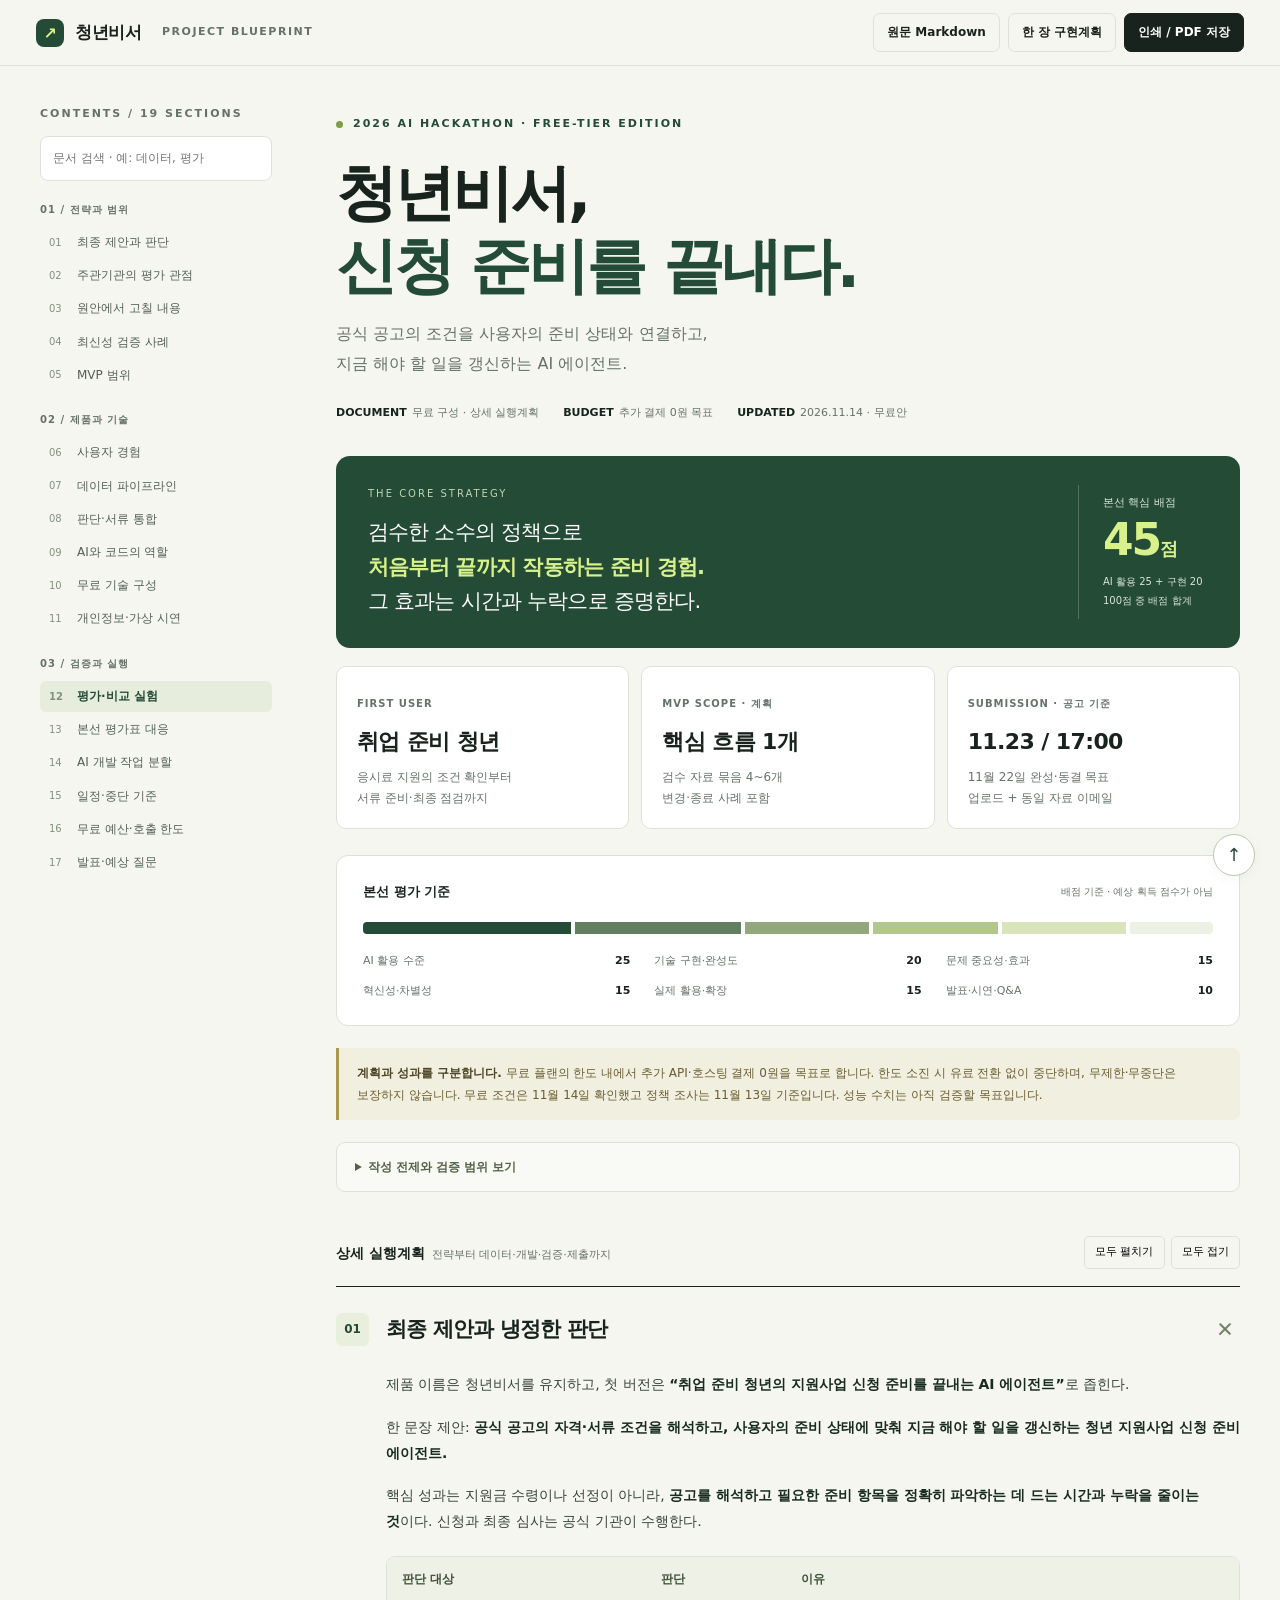
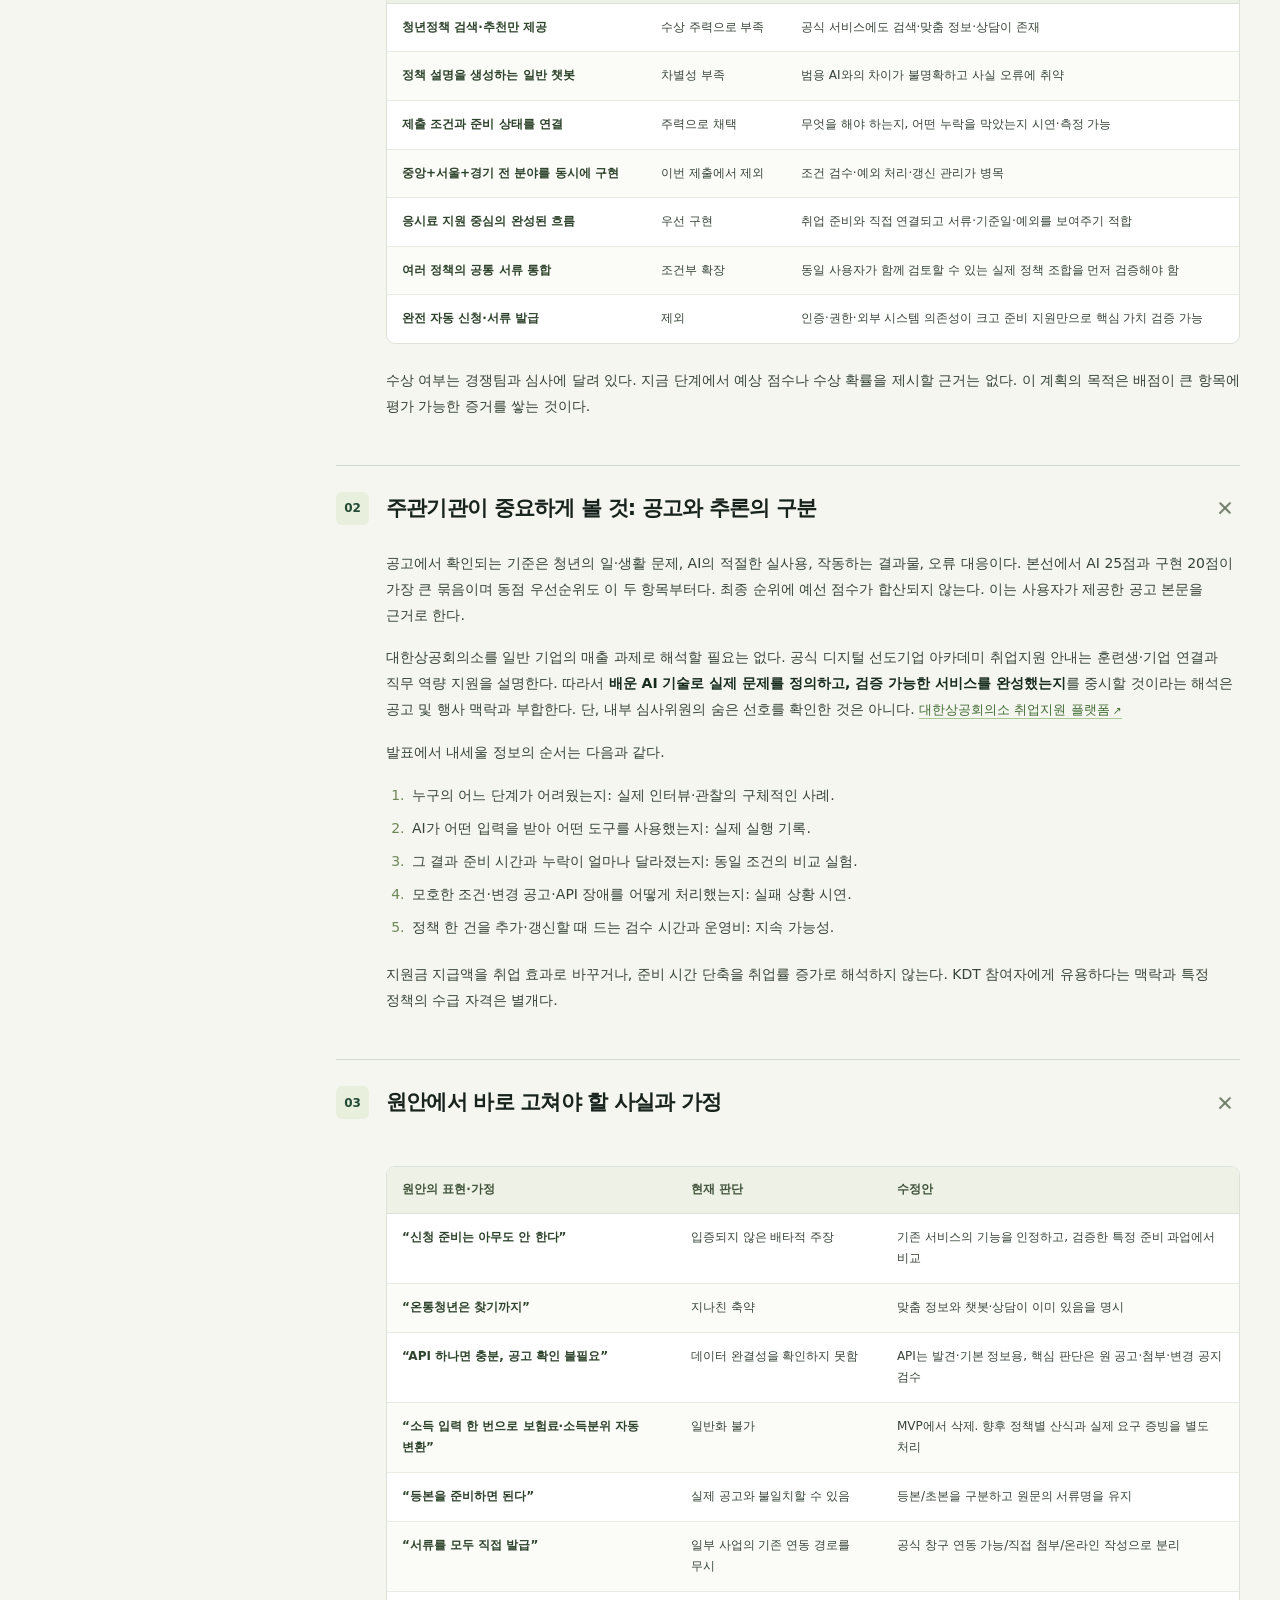
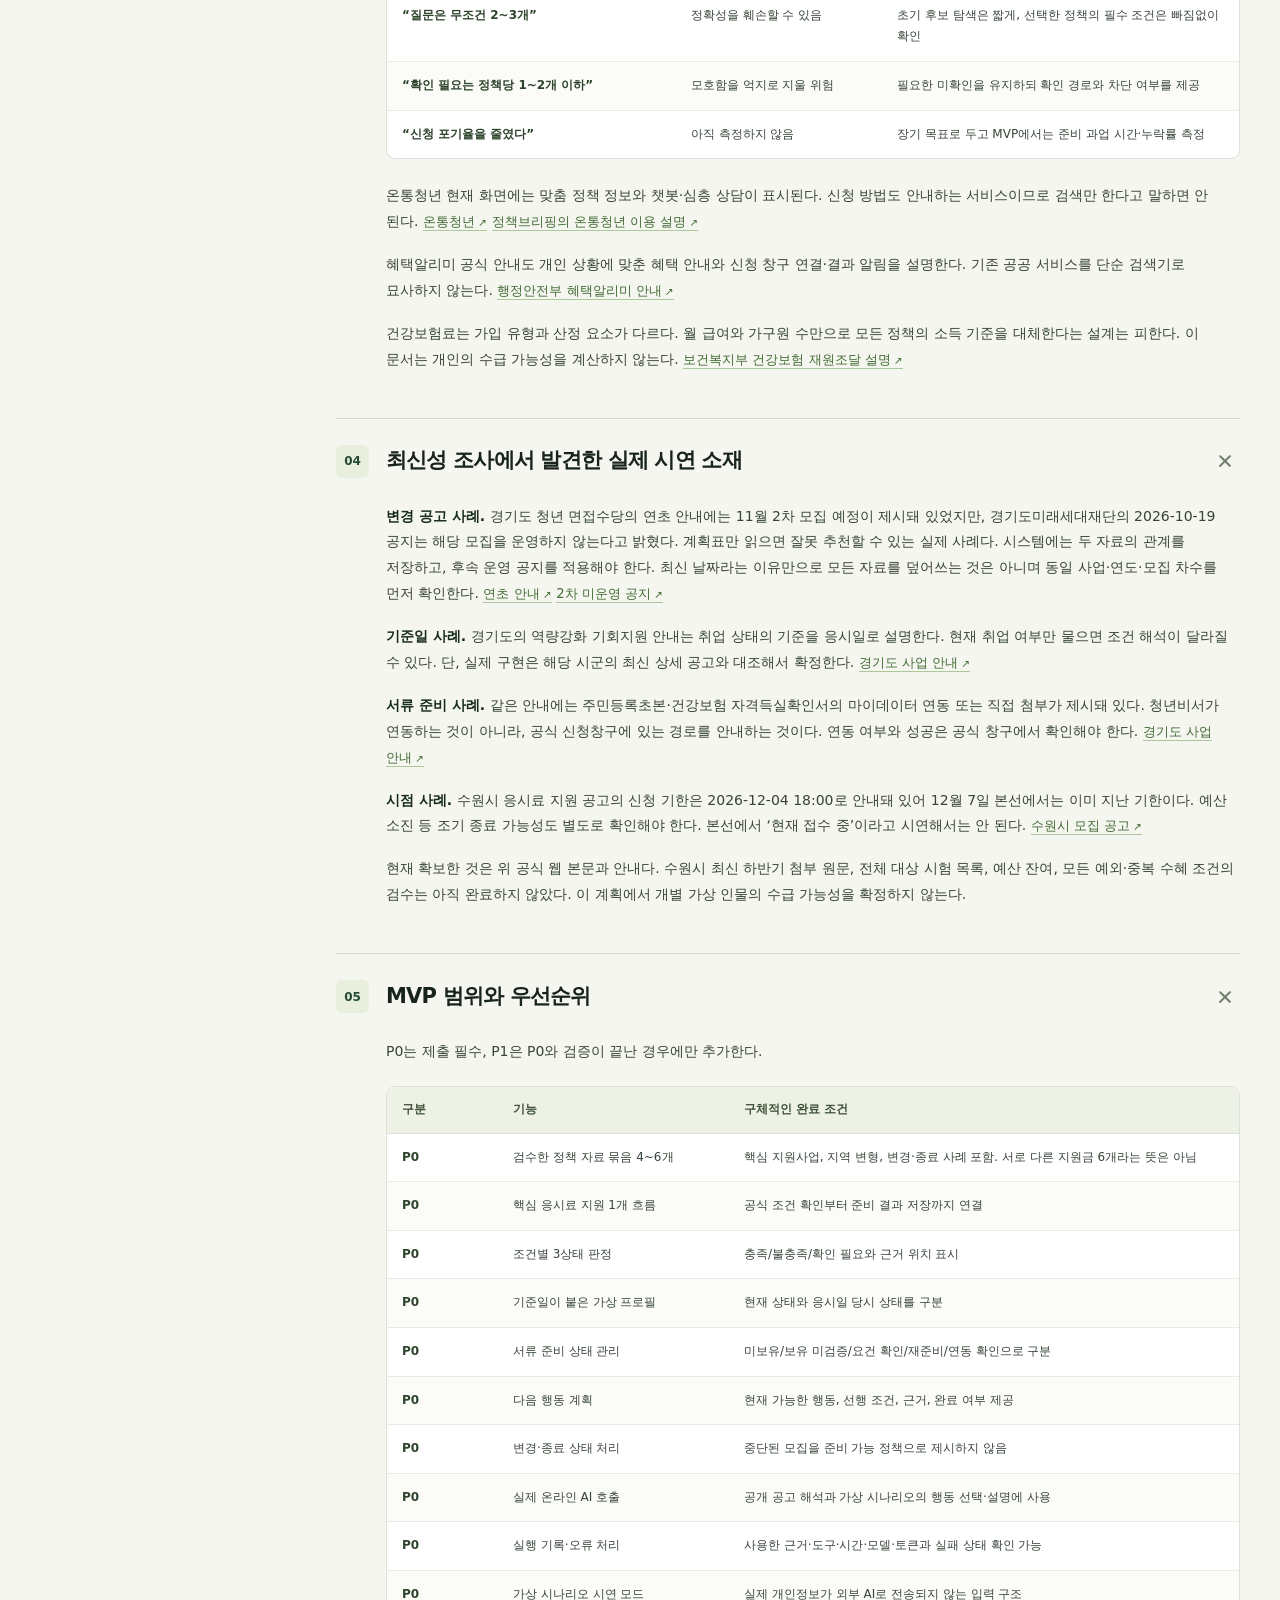
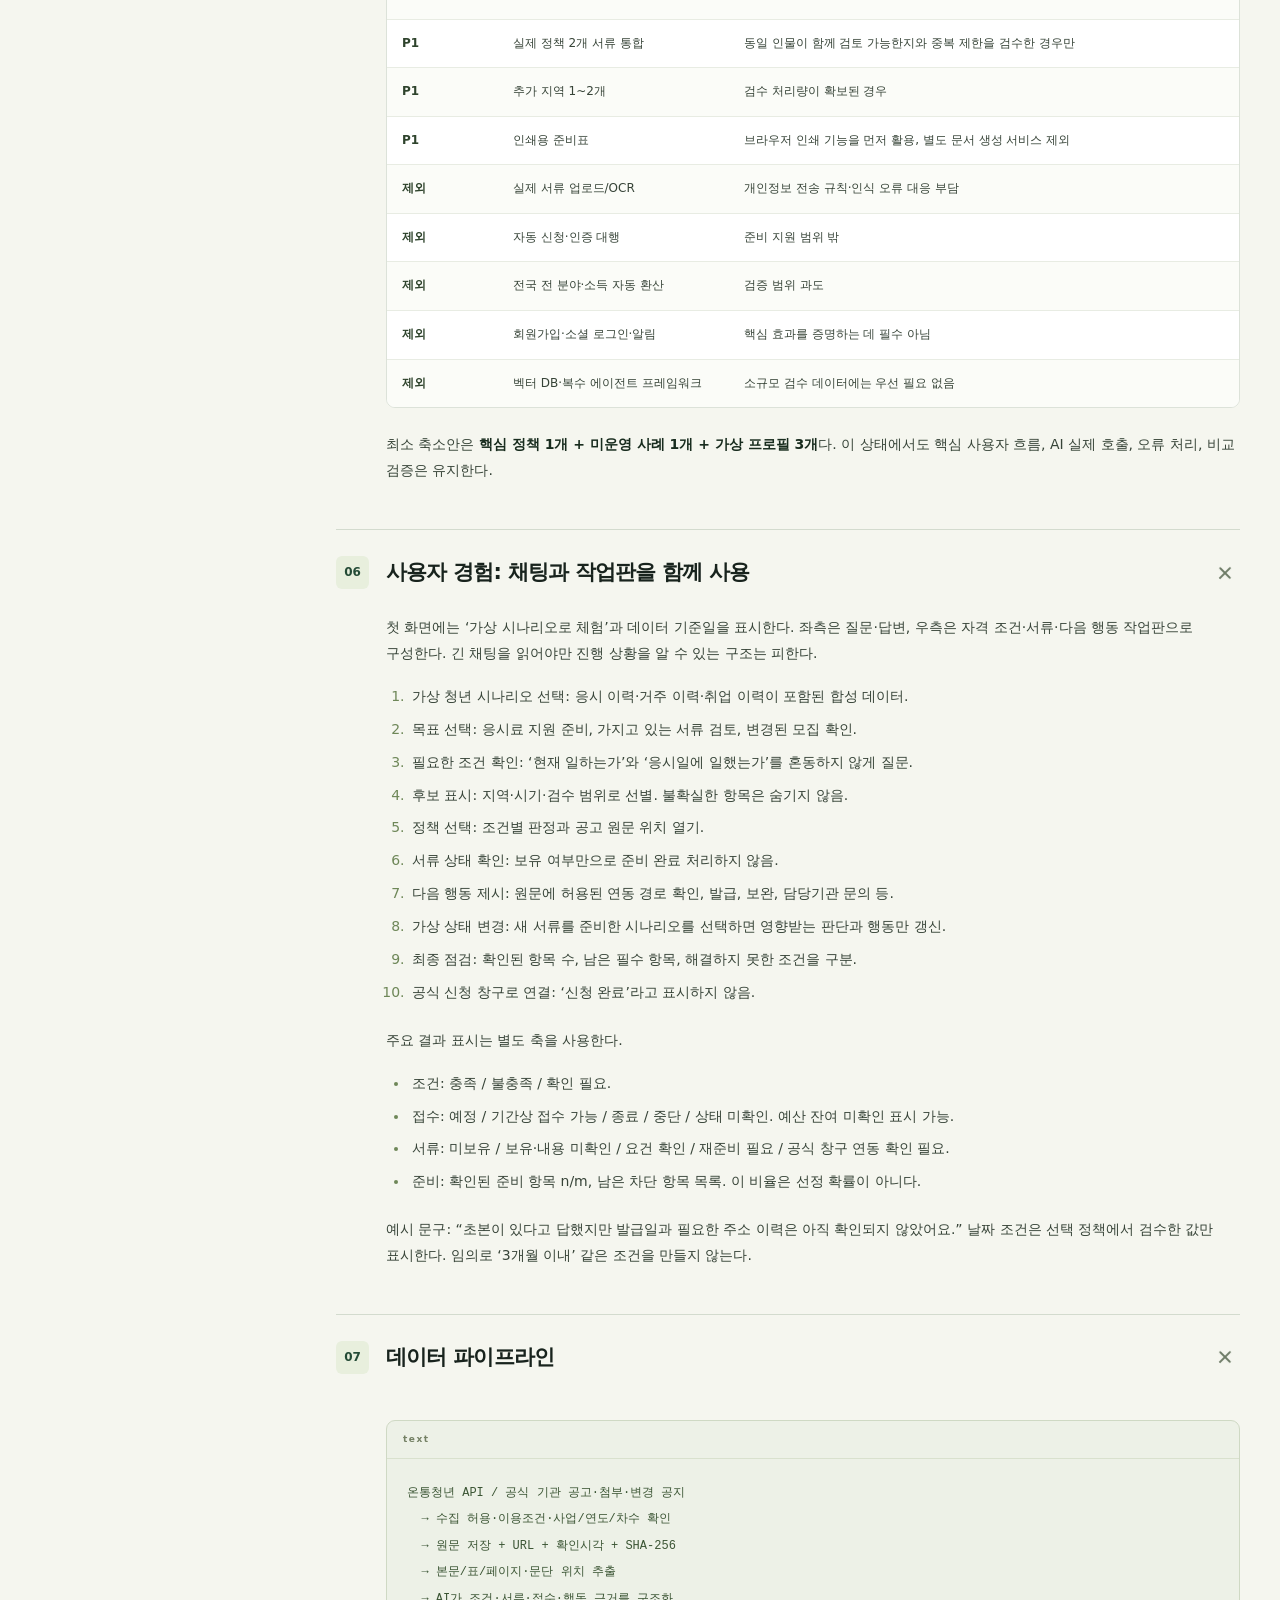
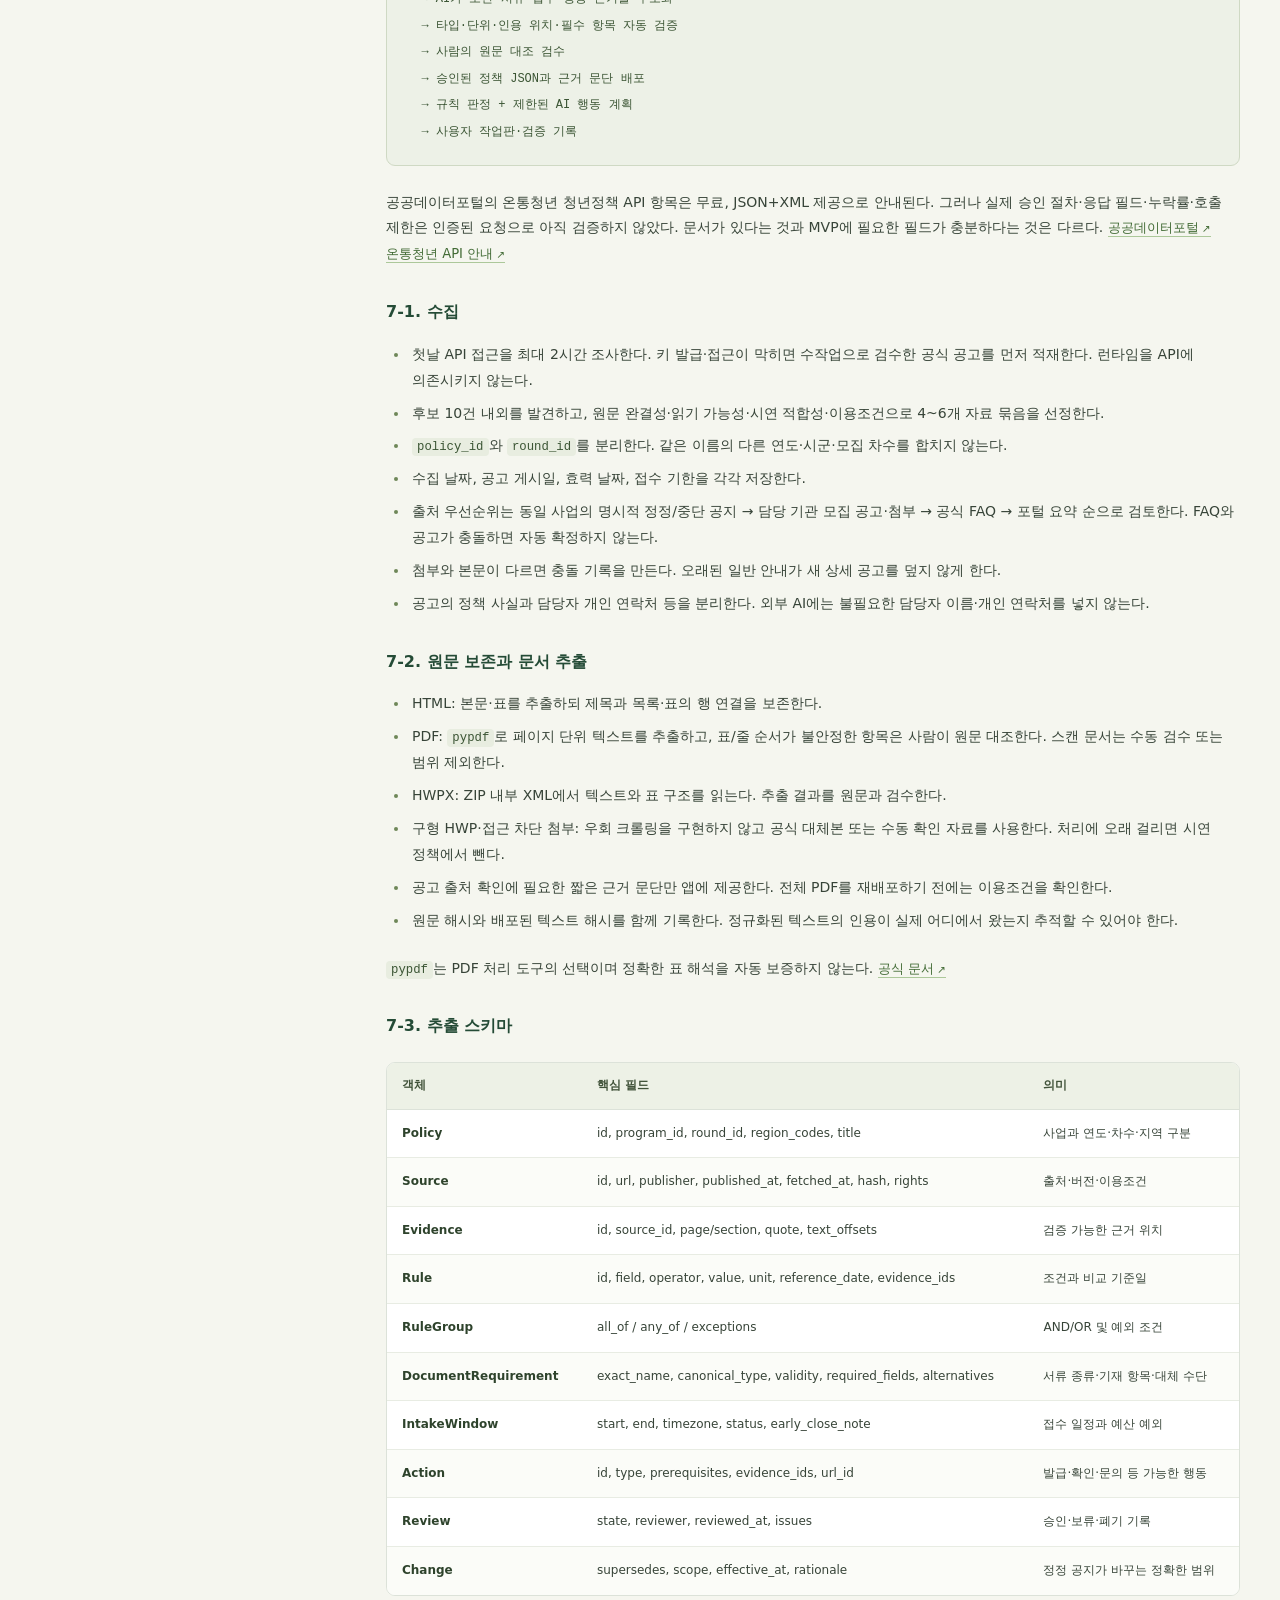
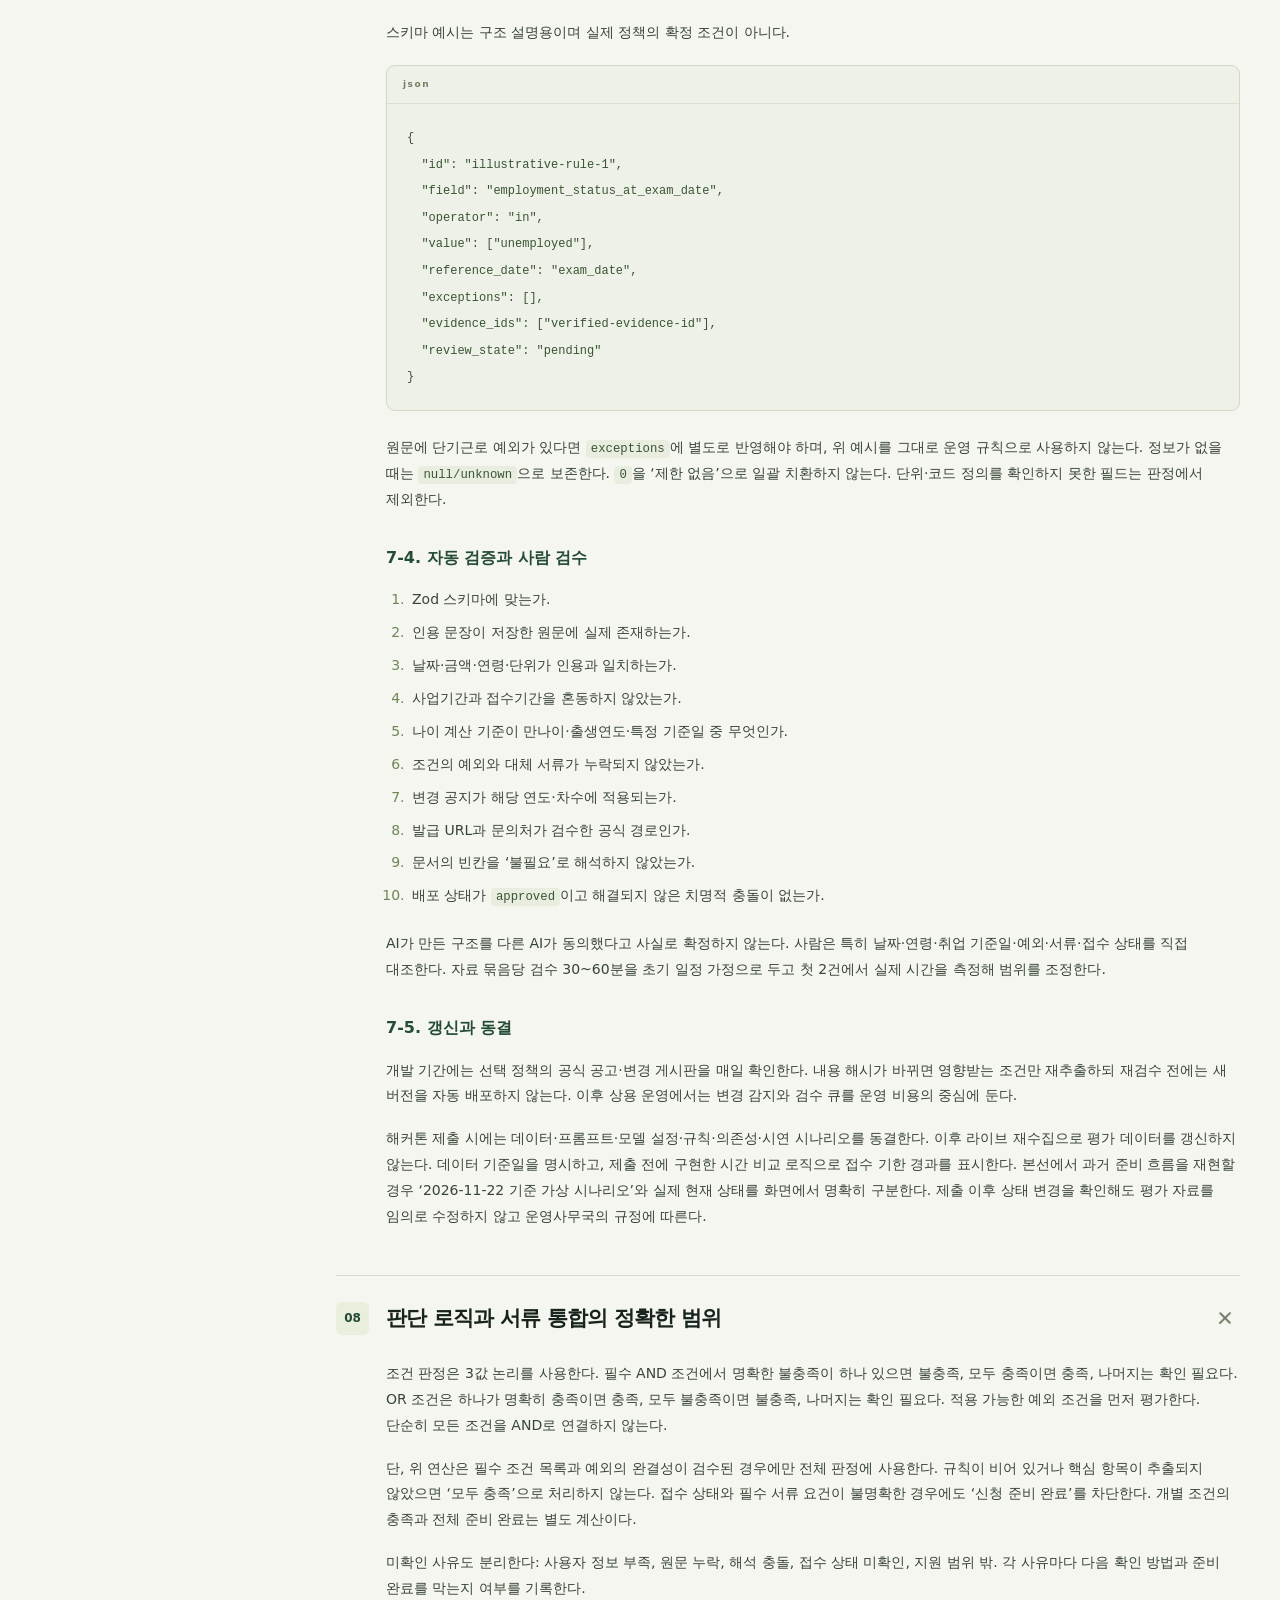
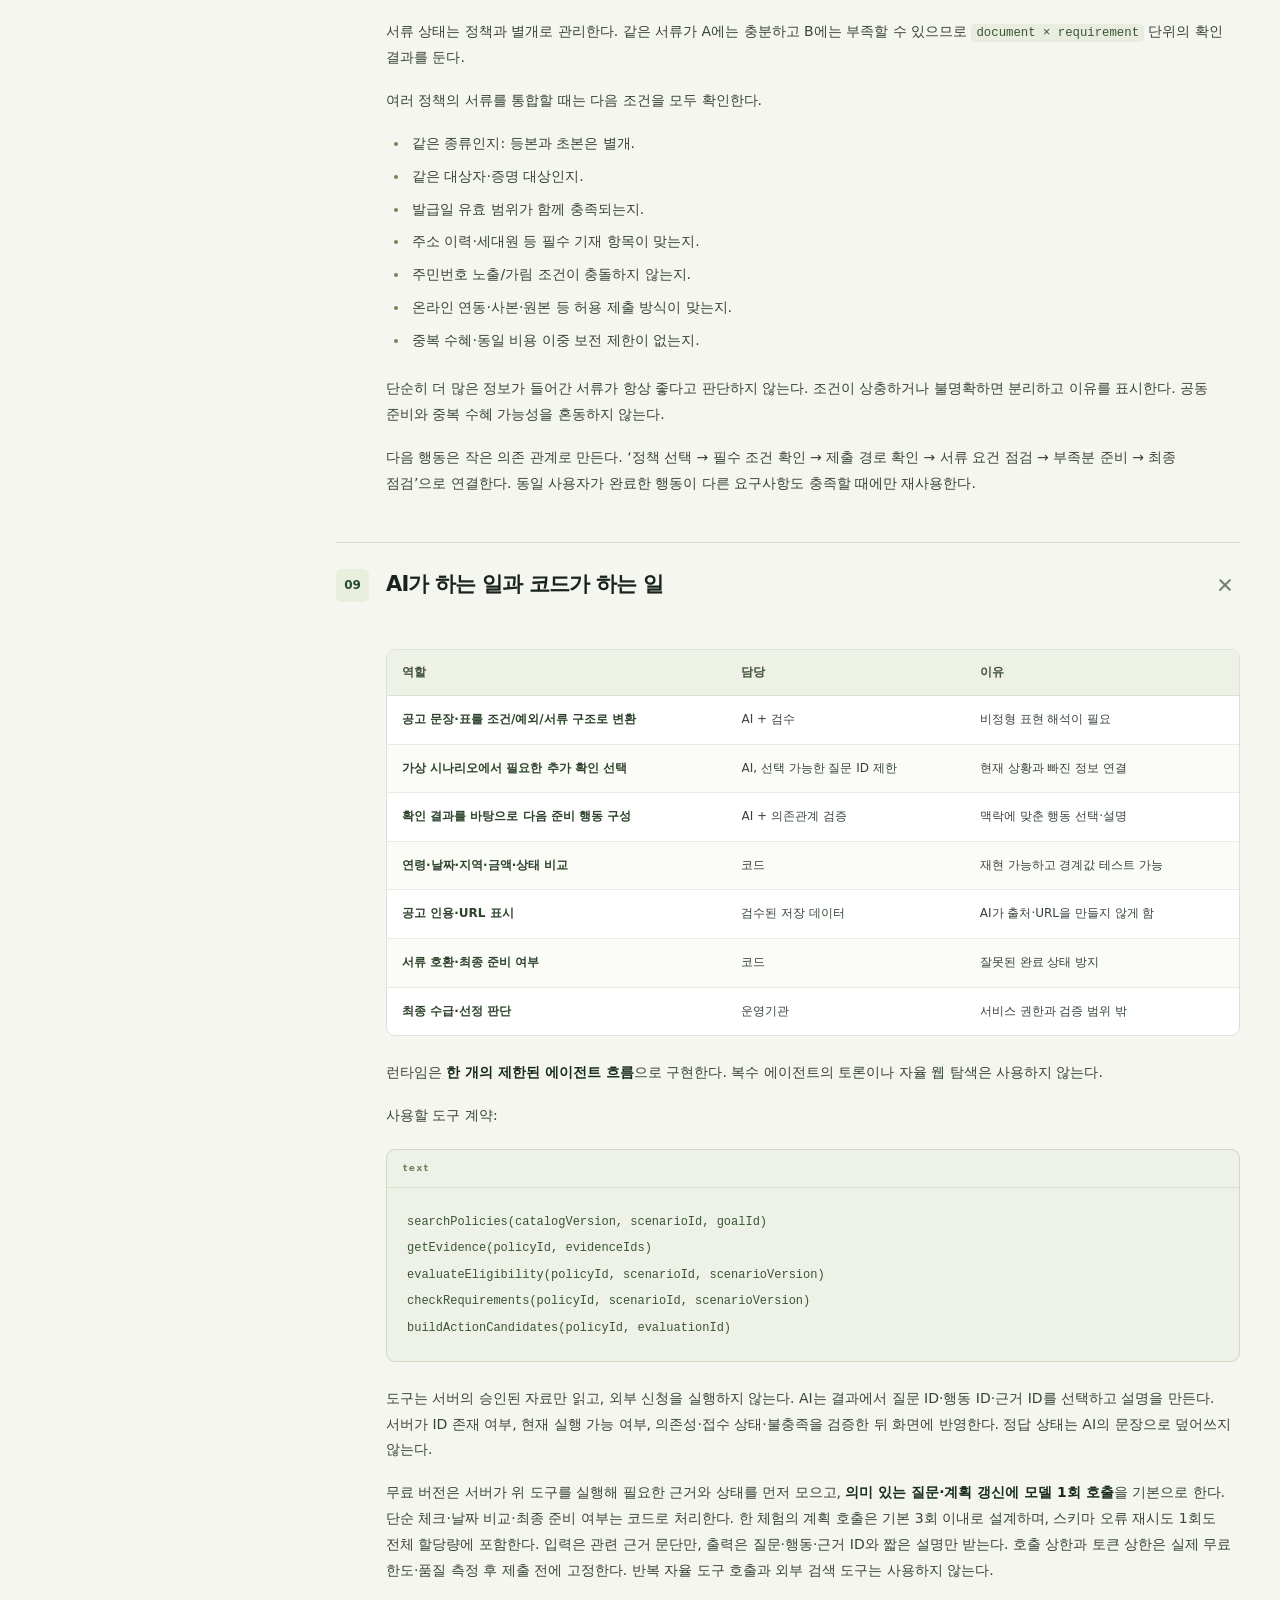
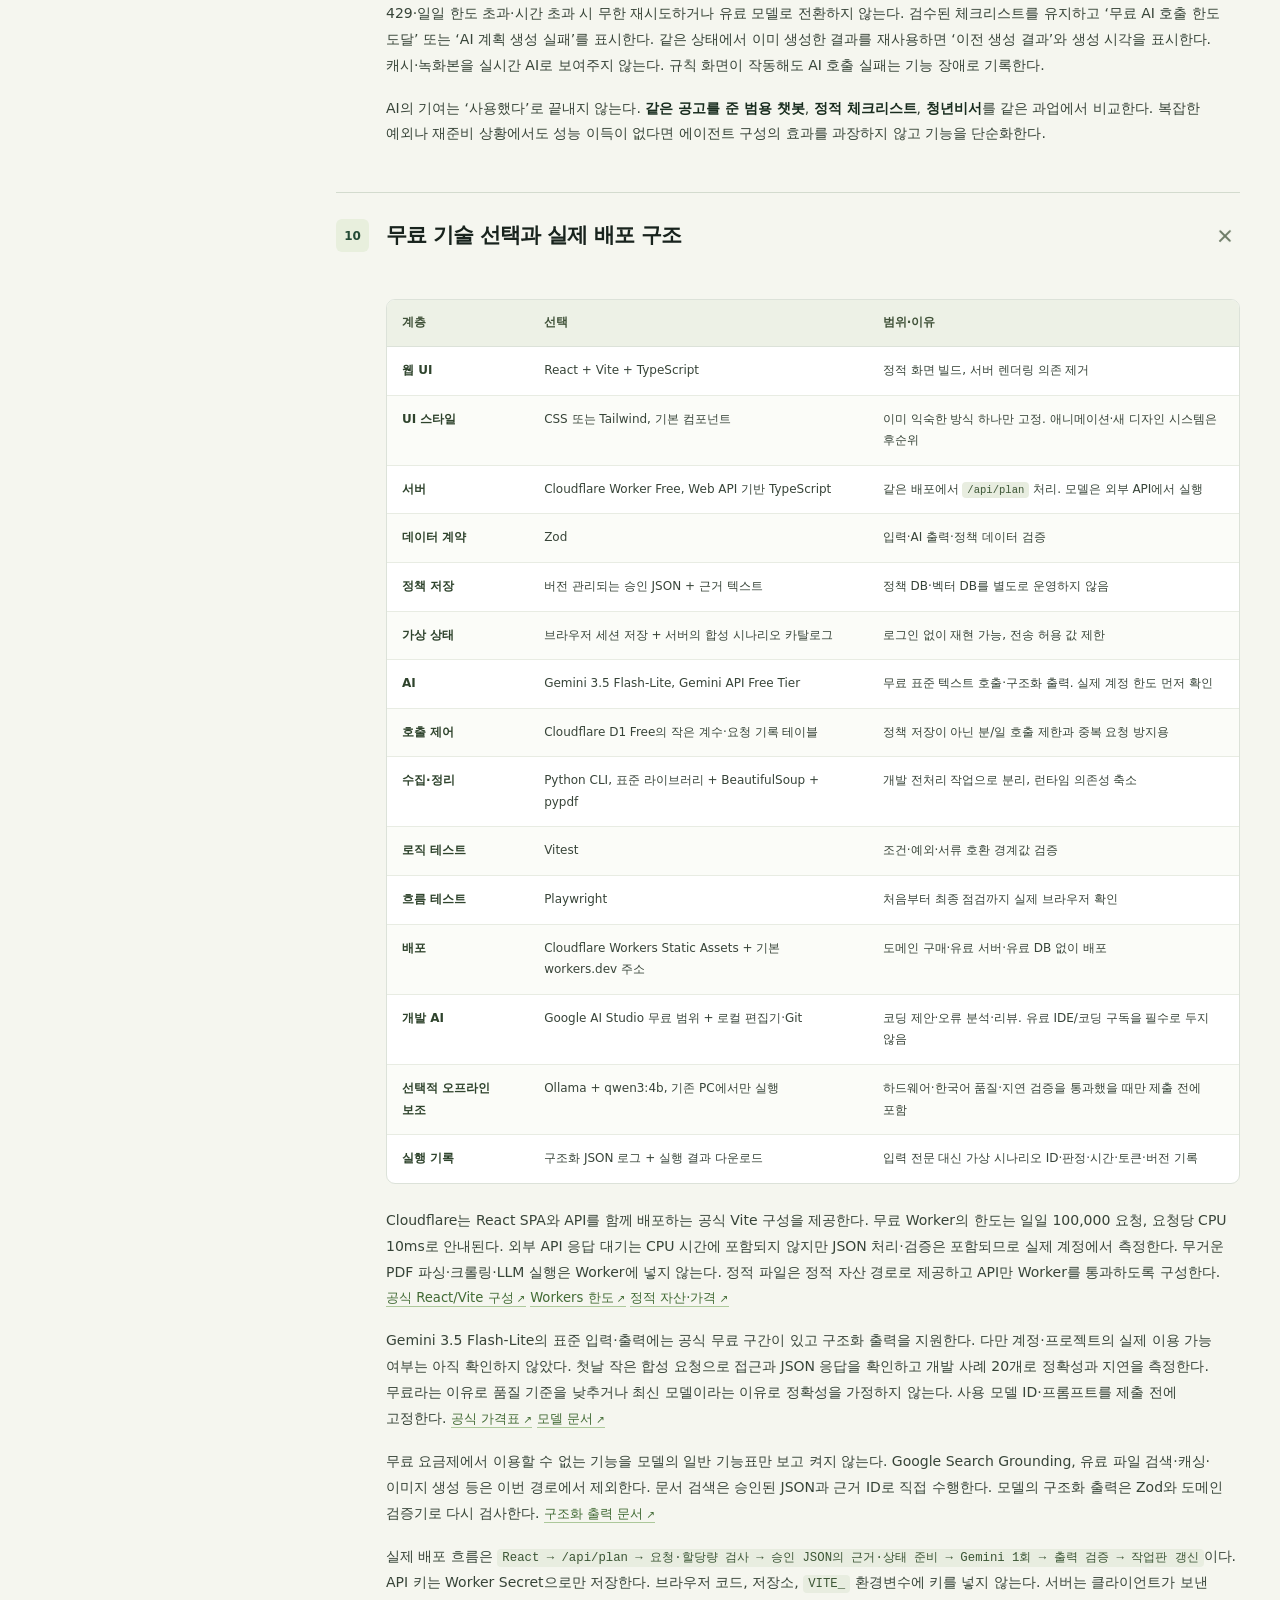
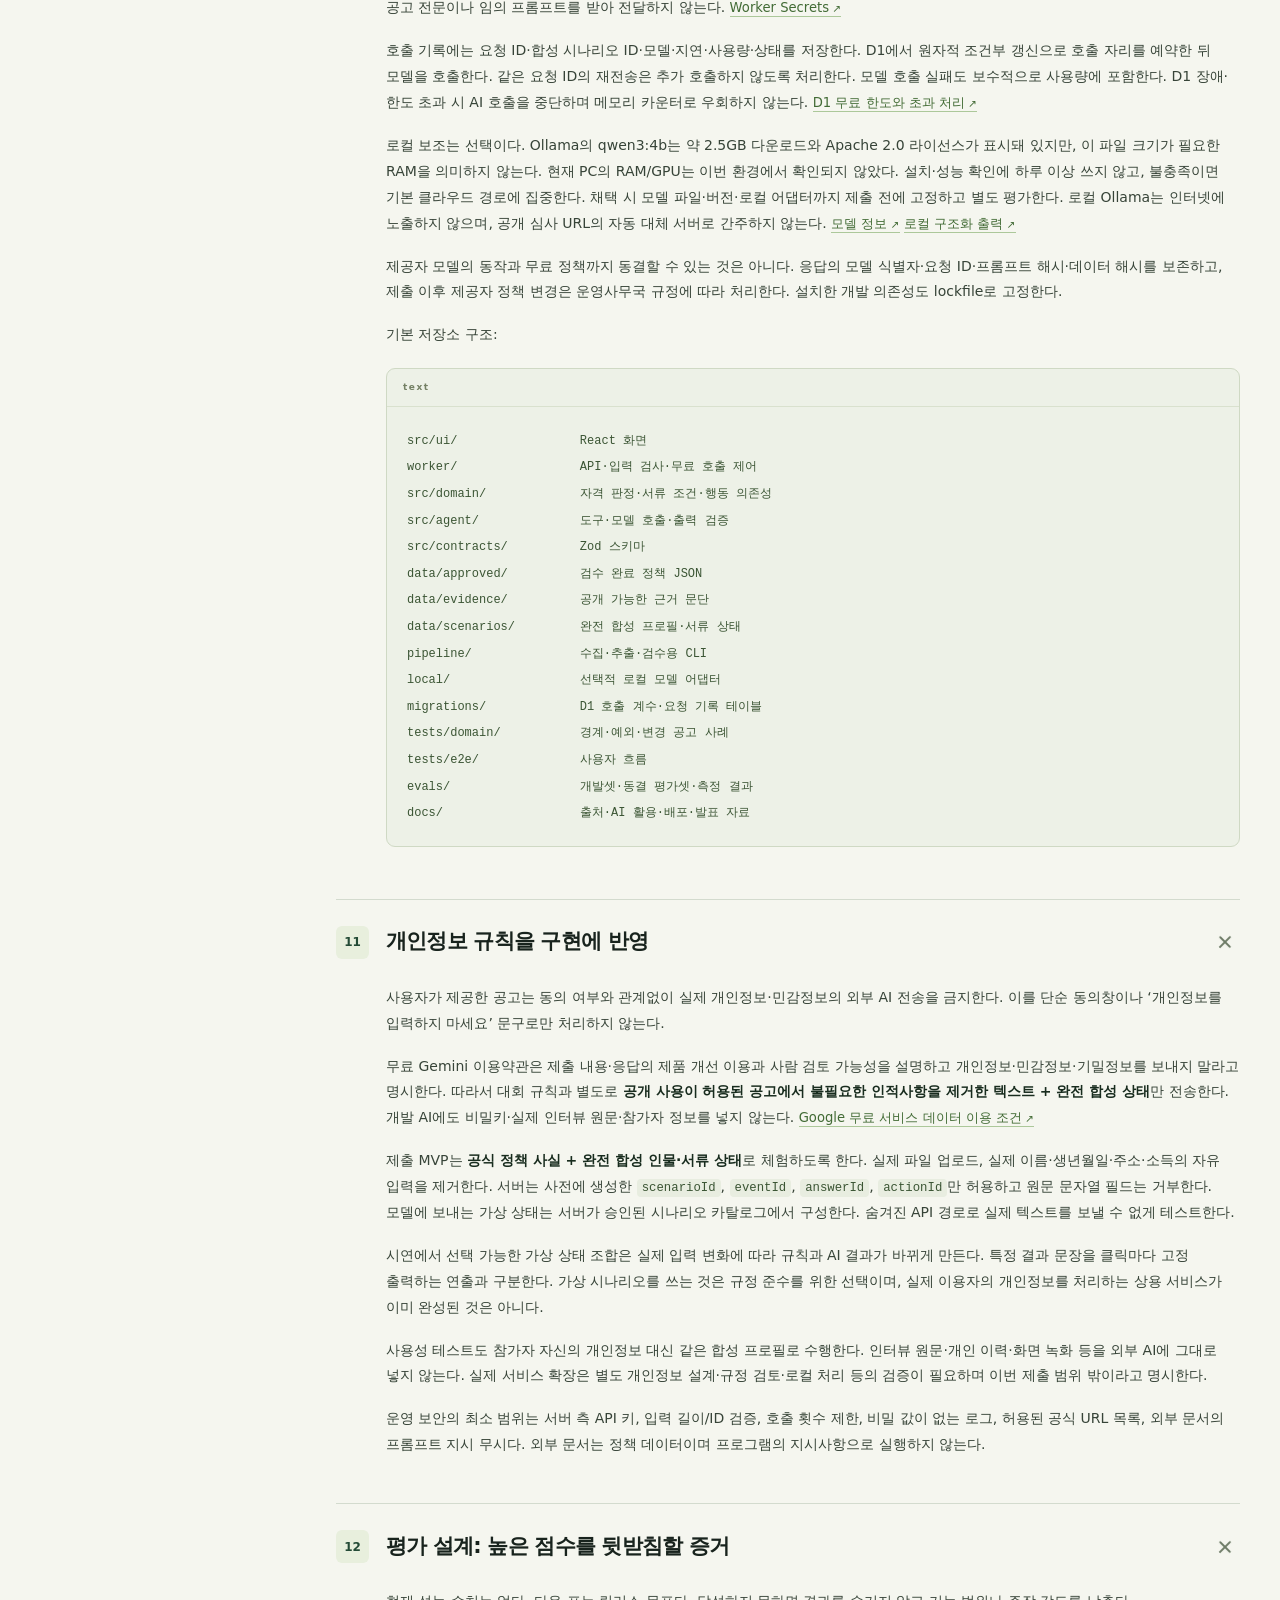
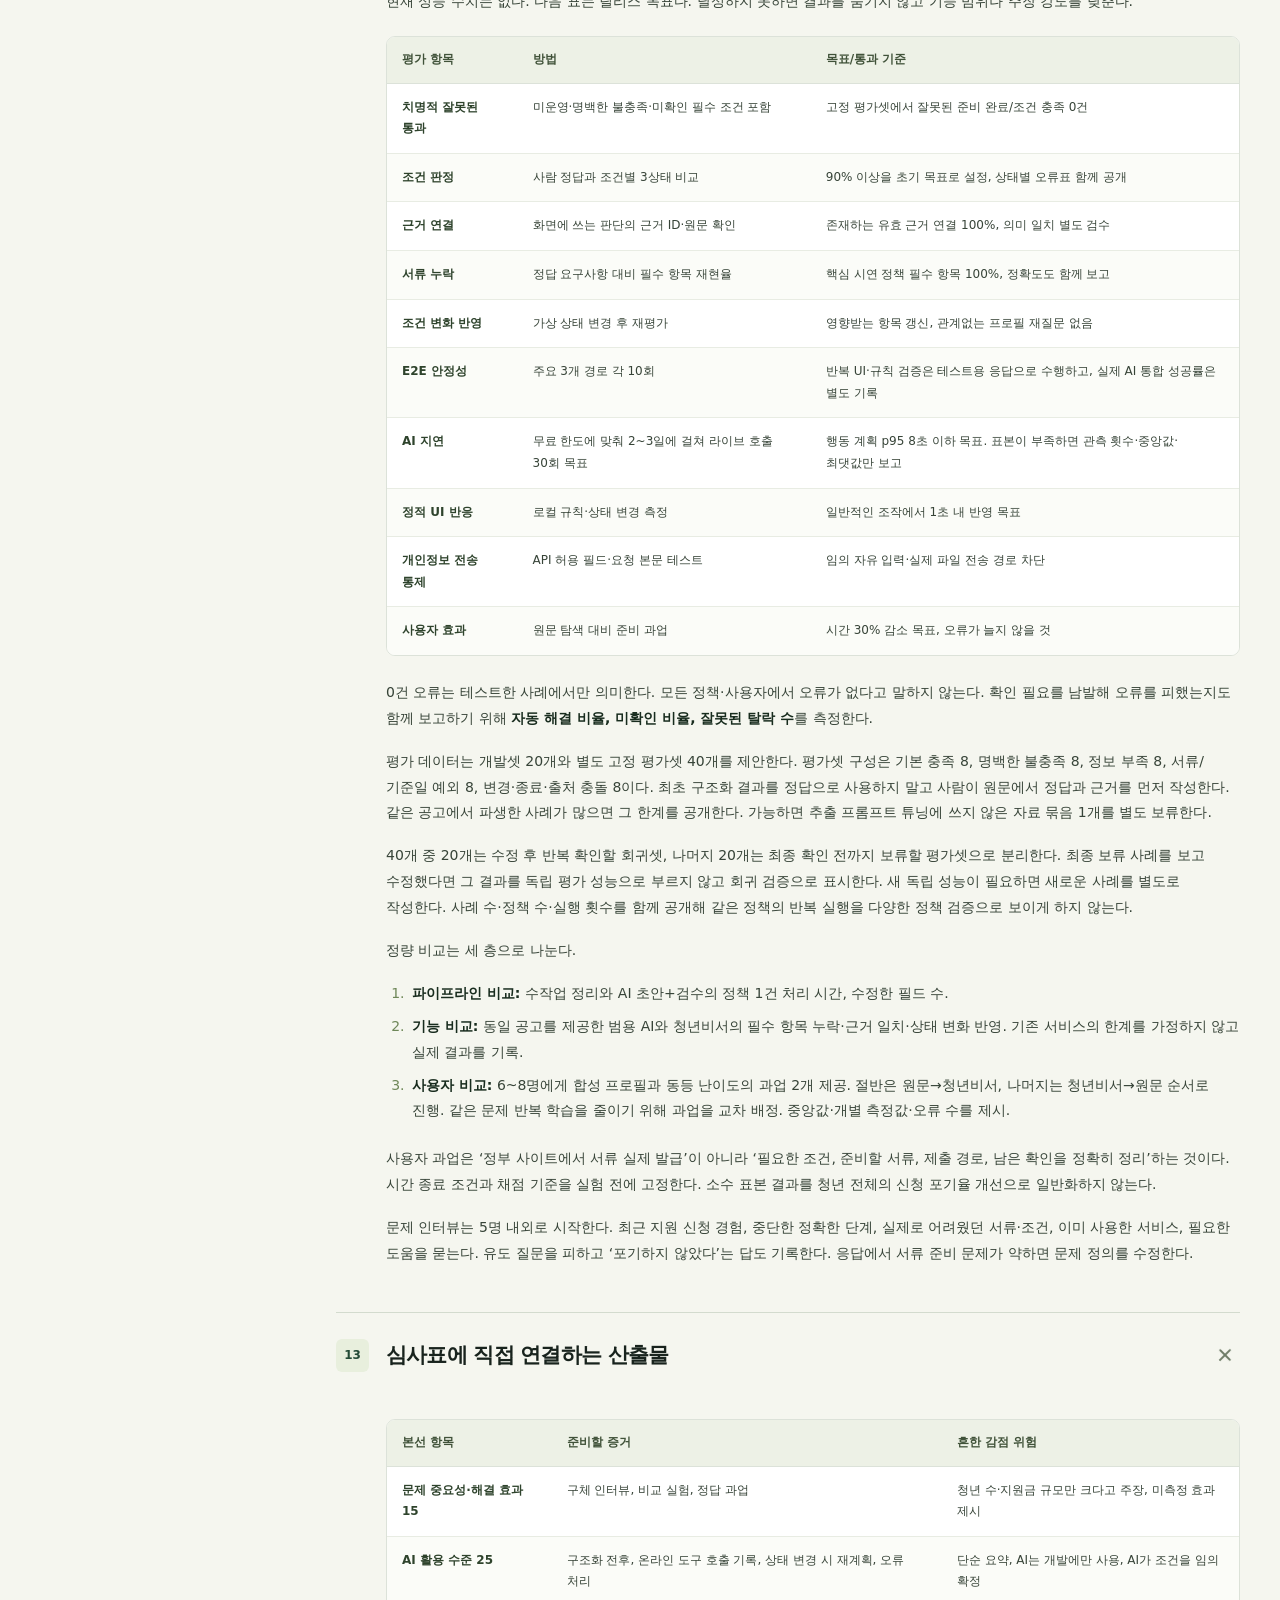
<file: 청년비서_수상전략_및_실행계획.html>
<!doctype html>
<html lang="ko"><head><meta charset="utf-8"><meta name="viewport" content="width=device-width,initial-scale=1"><meta name="color-scheme" content="light"><meta name="description" content="청년비서 AI 해커톤 전략과 실행계획. 데이터 파이프라인, 기술 구조, 평가 실험, 일정과 발표 계획."><title>청년비서 · 무료 구성 실행계획</title><style>
:root{--ink:#18231d;--muted:#657269;--green:#244b36;--line:#dce2d9;--paper:#f5f6ef;--white:#fff;--lime:#d8f18a;--soft:#edf2e8;--amber:#785a15}
*{box-sizing:border-box}html{scroll-behavior:smooth;scroll-padding-top:90px}body{margin:0;background:var(--paper);color:var(--ink);font-family:"Pretendard","Noto Sans KR","Malgun Gothic",system-ui,sans-serif;line-height:1.85;word-break:keep-all;overflow-wrap:anywhere}a{color:inherit}button,input{font:inherit}button,a,input,summary{touch-action:manipulation}button:focus-visible,a:focus-visible,input:focus-visible,summary:focus-visible,[tabindex]:focus-visible{outline:3px solid #658637;outline-offset:4px}button{cursor:pointer}.skip{position:fixed;top:-90px;left:20px;z-index:100;background:var(--lime);padding:12px}.skip:focus{top:10px}
.topbar{height:66px;position:sticky;top:0;z-index:20;display:flex;justify-content:space-between;align-items:center;padding:0 36px;background:rgba(245,246,239,.96);border-bottom:1px solid var(--line);backdrop-filter:blur(12px)}.brand{display:flex;align-items:center;gap:11px;text-decoration:none;font-size:17px;font-weight:800;letter-spacing:-.5px}.brand-icon{display:grid;place-items:center;width:28px;height:28px;border-radius:8px;background:var(--green);color:var(--lime);font-size:16px}.top-sub{font-size:11px;color:var(--muted);letter-spacing:1.5px;margin-left:10px}.top-actions{display:flex;align-items:center;gap:8px}.button{border:1px solid var(--line);background:transparent;border-radius:7px;padding:7px 13px;font-size:12px;font-weight:700;text-decoration:none;white-space:nowrap}.button.primary{background:var(--ink);color:var(--white);border-color:var(--ink)}.progress{position:fixed;top:64px;left:0;height:2px;background:var(--green);width:0;z-index:25}
.layout{max-width:1512px;margin:auto;display:grid;grid-template-columns:248px minmax(0,1fr);gap:48px;padding:34px 40px 60px}.sidebar{position:sticky;top:94px;align-self:start;max-height:calc(100vh - 112px);overflow:auto;padding:0 16px 12px 0;scrollbar-width:thin}.nav-top{font-size:11px;letter-spacing:2px;font-weight:800;color:var(--muted);padding:4px 0 12px}.search-box{position:relative;margin-bottom:18px}.search-box input{width:100%;background:white;border:1px solid var(--line);border-radius:8px;font-size:12px;padding:10px 12px;color:var(--ink)}.nav-group{margin:20px 0 8px;font-size:10px;color:var(--muted);font-weight:800;letter-spacing:1px}.sidebar nav a{display:flex;align-items:center;gap:11px;text-decoration:none;font-size:12px;color:#526055;padding:6px 9px;border-radius:6px;line-height:1.6;margin:2px 0}.sidebar nav a span{font-size:10px;color:#84907f;font-variant-numeric:tabular-nums;min-width:17px}.sidebar nav a:hover,.sidebar nav a.active{background:#e6eddd;color:var(--green);font-weight:700}.sidebar-foot{border-top:1px solid var(--line);margin-top:24px;padding-top:14px;font-size:10px;color:var(--muted)}.sidebar-foot b{display:block;color:var(--ink)}main{min-width:0;max-width:1050px}.eyebrow{display:flex;align-items:center;gap:10px;color:var(--green);font-size:11px;letter-spacing:2px;font-weight:800}.eyebrow::before{content:"";width:7px;height:7px;border-radius:50%;background:#7c9e45}.hero{padding:14px 0 32px}.hero h1{margin:22px 0 16px;font-size:clamp(38px,4.8vw,66px);line-height:1.19;letter-spacing:-3px;font-weight:800}.hero h1 em{font-style:normal;color:var(--green)}.hero-desc{max-width:720px;font-size:16px;line-height:1.9;color:var(--muted);margin:0}.hero-meta{display:flex;flex-wrap:wrap;gap:10px 24px;margin-top:24px;font-size:11px;color:var(--muted)}.hero-meta b{color:var(--ink);margin-right:5px}
.thesis{background:var(--green);color:white;border-radius:14px;padding:29px 32px;position:relative;overflow:hidden;display:grid;grid-template-columns:1fr 130px;gap:25px}.thesis-label{font-size:10px;letter-spacing:2px;color:#c0d4b5;margin-bottom:12px}.thesis p{font-size:21px;line-height:1.65;margin:0;letter-spacing:-.8px;max-width:620px}.thesis p strong{color:var(--lime)}.thesis-side{border-left:1px solid #53725e;padding-left:24px;display:flex;flex-direction:column;justify-content:center;font-size:11px;color:#dae5d4}.thesis-side strong{font-size:44px;line-height:1.2;color:var(--lime);letter-spacing:-2px}.thesis-side small{margin-top:7px;font-size:10px}
.overview{display:grid;grid-template-columns:repeat(3,1fr);gap:12px;margin:18px 0 26px}.overview-card{background:white;border:1px solid var(--line);border-radius:10px;padding:20px}.overview-label{color:var(--muted);font-size:10px;letter-spacing:1px;font-weight:700}.overview-card strong{display:block;font-size:22px;letter-spacing:-.6px;margin:5px 0}.overview-card p{font-size:12px;color:var(--muted);line-height:1.7;margin:0}
.rubric{padding:24px 26px;border:1px solid var(--line);background:#fff;border-radius:12px;margin-bottom:22px}.block-label{display:flex;justify-content:space-between;align-items:center;margin:0 0 18px;font-size:13px;font-weight:800}.block-label small{font-weight:400;font-size:10px;color:var(--muted)}.score-bar{display:flex;height:12px;gap:4px;border-radius:4px;overflow:hidden}.score-bar span:nth-child(1){background:#244b36}.score-bar span:nth-child(2){background:#628060}.score-bar span:nth-child(3){background:#92a77c}.score-bar span:nth-child(4){background:#b2c78a}.score-bar span:nth-child(5){background:#d8e5ba}.score-bar span:nth-child(6){background:#edf1e3}.score-legend{display:grid;grid-template-columns:repeat(3,1fr);gap:9px 24px;margin-top:17px;font-size:11px}.score-legend span{display:flex;justify-content:space-between;gap:7px;color:var(--muted)}.score-legend b{color:var(--ink);font-variant-numeric:tabular-nums}
.notice{background:#f1efdf;border-left:3px solid #a99850;border-radius:0 7px 7px 0;padding:14px 18px;font-size:12px;color:#695d31;margin:22px 0}.notice strong{color:#4e4527}.meta-note{border:1px solid var(--line);border-radius:9px;background:#f9faf5;font-size:12px;color:var(--muted);padding:0 18px;margin-bottom:26px}.meta-note summary{cursor:pointer;padding:13px 0;font-weight:700;color:#536147}.meta-note p{margin:0 0 14px}.reader-tools{display:flex;align-items:center;justify-content:space-between;padding:12px 0 17px;border-bottom:1px solid var(--ink);margin-top:32px;gap:15px}.reader-tools strong{font-size:14px}.reader-tools small{font-size:11px;color:var(--muted);margin-left:7px}.reader-buttons{display:flex;gap:6px}.reader-buttons button{background:transparent;border:1px solid var(--line);padding:5px 10px;font-size:11px;border-radius:5px}.search-state{font-size:12px;color:var(--green);margin:14px 0}.empty{padding:36px;text-align:center;border:1px dashed var(--line);border-radius:10px;color:var(--muted);font-size:14px}
.chapter{scroll-margin-top:90px;border-bottom:1px solid #d3dbce;margin:0;padding:0}.chapter>summary{list-style:none;cursor:pointer;display:flex;gap:17px;align-items:center;padding:26px 0;min-width:0}.chapter>summary::-webkit-details-marker{display:none}.chapter-num{font-size:12px;font-weight:800;color:var(--green);background:#e8efdd;border-radius:6px;min-width:33px;height:33px;display:grid;place-items:center;font-variant-numeric:tabular-nums}.chapter h2{font-size:21px;line-height:1.5;letter-spacing:-.8px;margin:0;font-weight:750}.chevron{margin-left:auto;color:#6d7b66;font-size:24px;line-height:1;font-weight:400;padding:0 5px}.chapter[open] .chevron{transform:rotate(45deg)}.chapter-body{padding:0 0 28px 50px;font-size:14px;color:#374438}.chapter-body p{margin:0 0 17px}.chapter-body strong{color:#182c1e;font-weight:750}.chapter-body h3{font-size:16px;color:var(--green);margin:30px 0 15px}.chapter-body ul,.chapter-body ol{padding-left:23px;margin:15px 0 22px}.chapter-body li{margin:7px 0;padding-left:3px}.chapter-body li::marker{color:#6e8758}.source-link{color:#426b35;text-decoration:none;border-bottom:1px solid #acc89a;padding-bottom:1px;font-size:.94em}.source-link:hover{color:#172d1a;border-bottom-color:#244b36}.source-link span{font-size:.8em}.table-scroll{overflow:auto;margin:21px 0 24px;border:1px solid var(--line);border-radius:9px;background:white;scrollbar-width:thin}table{border-collapse:collapse;width:100%;font-size:12px;min-width:530px;line-height:1.8;text-align:left}th{background:#edf1e6;color:#405239;font-weight:750;padding:12px 15px;border-bottom:1px solid var(--line);white-space:nowrap}td{padding:13px 15px;border-bottom:1px solid #e8ece3;vertical-align:top}tr:last-child td{border-bottom:0}td:first-child{font-weight:650;color:#2e432c;min-width:105px}tbody tr:nth-child(even){background:#fbfcf8}code{font-family:Consolas,"Malgun Gothic",monospace;font-size:.88em;background:#e8ede0;color:#3b5534;padding:2px 5px;border-radius:4px;word-break:break-word}.code-block{margin:20px 0 24px;border:1px solid #cfd9c4;border-radius:9px;background:#edf1e7;overflow:hidden}.code-label{display:block;font-size:9px;letter-spacing:1.5px;color:#748064;padding:10px 16px;border-bottom:1px solid #d9e1ce;font-weight:800}pre{margin:0;padding:20px;overflow:auto;line-height:1.9;tab-size:2}pre code{padding:0;background:none;border-radius:0;font-size:12px;word-break:normal;white-space:pre}.footer{margin-top:35px;padding:22px 0;font-size:11px;display:flex;justify-content:space-between;gap:12px;color:var(--muted)}.footer a{color:var(--green)}[hidden]{display:none!important}.to-top{position:fixed;right:25px;bottom:24px;border:1px solid #bac8b0;background:var(--white);color:var(--green);border-radius:50%;width:42px;height:42px;font-size:18px;box-shadow:0 3px 14px #19271a0b}
@media(min-width:1500px){.hero h1{font-size:66px}}
@media(max-width:1100px){.layout{grid-template-columns:210px minmax(0,1fr);gap:26px;padding:28px 25px}.chapter-body{padding-left:0}.chapter h2{font-size:19px}.thesis{grid-template-columns:1fr 100px;padding:25px}.thesis-side{padding-left:18px}.thesis p{font-size:19px}.overview-card{padding:17px}.overview-card strong{font-size:19px}}
@media(max-width:800px){.topbar{padding:0 20px;height:60px}.top-sub{display:none}.progress{top:58px}.layout{display:block;padding:22px 20px 35px}.sidebar{position:relative;top:0;max-height:none;padding:0;overflow:visible;margin-bottom:16px}.nav-top,.sidebar nav,.sidebar-foot{display:none}.search-box{margin:0}.search-box input{font-size:13px}.hero{padding-top:10px}.hero h1{font-size:43px;letter-spacing:-2px}.hero-desc{font-size:14px}.hero-meta{gap:7px 16px}.thesis{padding:24px;grid-template-columns:1fr}.thesis-side{display:none}.overview{gap:8px}.overview-card{padding:14px 12px}.overview-card strong{font-size:17px}.overview-card p{font-size:11px}.overview-label{font-size:9px}.rubric{padding:20px}.score-legend{gap:8px 15px;font-size:10px}.chapter>summary{gap:12px}.chapter h2{font-size:18px}.chapter-body{font-size:13px}.reader-tools small{display:none}.footer{flex-direction:column}.top-actions .source-button{display:none}}
@media(max-width:420px){.topbar{padding:0 12px}.brand{font-size:14px;gap:6px}.brand-icon{width:24px;height:24px}.top-actions{gap:5px}.top-actions .button{font-size:10px;padding:6px 8px}.hero h1{font-size:38px}.overview{grid-template-columns:1fr}.overview-card{display:grid;grid-template-columns:105px 1fr;column-gap:10px}.overview-card .overview-label{grid-column:1}.overview-card strong{grid-column:1;margin:0}.overview-card p{grid-column:2;grid-row:1/3;align-self:center}.score-legend{grid-template-columns:repeat(2,1fr)}.chapter h2{font-size:16px}.reader-buttons button{padding:5px 7px}.button{padding:6px 10px}}
@media(prefers-reduced-motion:reduce){html{scroll-behavior:auto}}
@media print{@page{size:A4;margin:16mm 13mm}body{background:white;color:black;font-size:10pt}.topbar,.sidebar,.progress,.reader-tools,.search-state,.to-top,.empty{display:none!important}.layout{display:block;max-width:none;padding:0}main{max-width:none}.hero{padding:0 0 18px}.hero h1{font-size:31pt;letter-spacing:-1.5px}.hero-desc{font-size:11pt}.hero-meta{font-size:8pt}.thesis{border:1px solid #9ea992;background:#f0f4e9!important;color:#18231d;padding:18px;grid-template-columns:1fr 100px;print-color-adjust:exact}.thesis p{font-size:15pt}.thesis p strong,.thesis-side strong{color:#244b36}.thesis-label,.thesis-side{color:#526344}.thesis-side strong{font-size:27pt}.overview,.rubric,.notice,.meta-note{break-inside:avoid}.overview-card{padding:12px}.overview-card strong{font-size:14pt}.overview-card p{font-size:9pt}.chapter{break-inside:auto}.chapter>summary{padding:19px 0 12px;break-after:avoid}.chapter h2{font-size:16pt}.chapter-body{padding:0 0 15px;font-size:10pt}.chapter-body h3{break-after:avoid}.chevron{display:none}.table-scroll{overflow:visible;break-inside:auto}table{min-width:0;table-layout:auto;font-size:8.5pt}th,td{padding:7px 8px}thead{display:table-header-group}tr{break-inside:avoid}td:first-child{min-width:0}pre{white-space:pre-wrap;overflow:visible}pre code{white-space:pre-wrap;font-size:9pt}.code-block{break-inside:avoid}.source-link{color:#244b36;text-decoration:none}.score-bar,.chapter-num{print-color-adjust:exact}.chapter[hidden]{display:block!important}}
</style></head><body>
<a class="skip" href="#main">본문으로 건너뛰기</a>
<header class="topbar"><a class="brand" href="#"><span class="brand-icon" aria-hidden="true">↗</span>청년비서<span class="top-sub">PROJECT BLUEPRINT</span></a><div class="top-actions"><a class="button source-button" href="%EC%B2%AD%EB%85%84%EB%B9%84%EC%84%9C_%EC%88%98%EC%83%81%EC%A0%84%EB%9E%B5_%EB%B0%8F_%EC%8B%A4%ED%96%89%EA%B3%84%ED%9A%8D.md" download>원문 Markdown</a><a class="button" href="청년비서_한장_구현계획서.html">한 장 구현계획</a><button class="button primary" id="print" type="button">인쇄 / PDF 저장</button></div></header><div class="progress" id="progress" aria-hidden="true"></div>
<div class="layout"><aside class="sidebar" aria-label="문서 탐색"><div class="nav-top">CONTENTS / 19 SECTIONS</div><div class="search-box"><label for="search" class="sr-only" style="position:absolute;width:1px;height:1px;overflow:hidden;clip-path:inset(50%)">문서 내용 검색</label><input id="search" type="search" placeholder="문서 검색 · 예: 데이터, 평가" autocomplete="off"></div><nav><p class="nav-group">01 / 전략과 범위</p><a href="#section-1" data-section="1"><span>01</span>최종 제안과 판단</a><a href="#section-2" data-section="2"><span>02</span>주관기관의 평가 관점</a><a href="#section-3" data-section="3"><span>03</span>원안에서 고칠 내용</a><a href="#section-4" data-section="4"><span>04</span>최신성 검증 사례</a><a href="#section-5" data-section="5"><span>05</span>MVP 범위</a><p class="nav-group">02 / 제품과 기술</p><a href="#section-6" data-section="6"><span>06</span>사용자 경험</a><a href="#section-7" data-section="7"><span>07</span>데이터 파이프라인</a><a href="#section-8" data-section="8"><span>08</span>판단·서류 통합</a><a href="#section-9" data-section="9"><span>09</span>AI와 코드의 역할</a><a href="#section-10" data-section="10"><span>10</span>무료 기술 구성</a><a href="#section-11" data-section="11"><span>11</span>개인정보·가상 시연</a><p class="nav-group">03 / 검증과 실행</p><a href="#section-12" data-section="12"><span>12</span>평가·비교 실험</a><a href="#section-13" data-section="13"><span>13</span>본선 평가표 대응</a><a href="#section-14" data-section="14"><span>14</span>AI 개발 작업 분할</a><a href="#section-15" data-section="15"><span>15</span>일정·중단 기준</a><a href="#section-16" data-section="16"><span>16</span>무료 예산·호출 한도</a><a href="#section-17" data-section="17"><span>17</span>발표·예상 질문</a><a href="#section-18" data-section="18"><span>18</span>제출·출처 관리</a><a href="#section-19" data-section="19"><span>19</span>첫 세 작업</a></nav><div class="sidebar-foot"><b>2026 청년 CAREER FAIR</b>AI 해커톤 프로젝트 기획 문서<br>정책 조사 2026.11.13<br>무료 구성 개정 2026.11.14</div></aside>
<main id="main"><div class="hero"><div class="eyebrow">2026 AI HACKATHON · FREE-TIER EDITION</div><h1>청년비서,<br><em>신청 준비를 끝내다.</em></h1><p class="hero-desc">공식 공고의 조건을 사용자의 준비 상태와 연결하고,<br>지금 해야 할 일을 갱신하는 AI 에이전트.</p><div class="hero-meta"><span><b>DOCUMENT</b>무료 구성 · 상세 실행계획</span><span><b>BUDGET</b>추가 결제 0원 목표</span><span><b>UPDATED</b>2026.11.14 · 무료안</span></div></div>
<div class="thesis"><div><div class="thesis-label">THE CORE STRATEGY</div><p>검수한 소수의 정책으로<br><strong>처음부터 끝까지 작동하는 준비 경험.</strong><br>그 효과는 시간과 누락으로 증명한다.</p></div><div class="thesis-side">본선 핵심 배점<strong>45<span style="font-size:18px;letter-spacing:0">점</span></strong><small>AI 활용 25 + 구현 20<br>100점 중 배점 합계</small></div></div>
<div class="overview"><div class="overview-card"><span class="overview-label">FIRST USER</span><strong>취업 준비 청년</strong><p>응시료 지원의 조건 확인부터<br>서류 준비·최종 점검까지</p></div><div class="overview-card"><span class="overview-label">MVP SCOPE · 계획</span><strong>핵심 흐름 1개</strong><p>검수 자료 묶음 4~6개<br>변경·종료 사례 포함</p></div><div class="overview-card"><span class="overview-label">SUBMISSION · 공고 기준</span><strong>11.23 / 17:00</strong><p>11월 22일 완성·동결 목표<br>업로드 + 동일 자료 이메일</p></div></div>
<div class="rubric"><div class="block-label">본선 평가 기준<small>배점 기준 · 예상 획득 점수가 아님</small></div><div class="score-bar" aria-hidden="true"><span style="flex:25"></span><span style="flex:20"></span><span style="flex:15"></span><span style="flex:15"></span><span style="flex:15"></span><span style="flex:10"></span></div><div class="score-legend"><span>AI 활용 수준<b>25</b></span><span>기술 구현·완성도<b>20</b></span><span>문제 중요성·효과<b>15</b></span><span>혁신성·차별성<b>15</b></span><span>실제 활용·확장<b>15</b></span><span>발표·시연·Q&A<b>10</b></span></div></div>
<div class="notice"><strong>계획과 성과를 구분합니다.</strong> 무료 플랜의 한도 내에서 추가 API·호스팅 결제 0원을 목표로 합니다. 한도 소진 시 유료 전환 없이 중단하며, 무제한·무중단은 보장하지 않습니다. 무료 조건은 11월 14일 확인했고 정책 조사는 11월 13일 기준입니다. 성능 수치는 아직 검증할 목표입니다.</div>
<details class="meta-note"><summary>작성 전제와 검증 범위 보기</summary><p>무료 구성 개정: 2026-11-14, 한국시간. 정책·경쟁 서비스의 기존 조사 기준은 11월 13일이며, 무료 서비스의 가격·한도·데이터 이용 조건은 11월 14일 공식 문서로 확인했다. 사용자 제공 주제 제안서·해커톤 규정·평가표를 바탕으로 작성했다. <strong>추가 유료 구독·API 결제·호스팅 결제 없이 개발·제출하는 것</strong>을 목표로 한다. 기존 PC·인터넷·전기와 사람의 작업 시간은 별도다. 무료 이용은 계정 접근·할당량·서비스 정책에 종속되며 영구 무제한 운영을 뜻하지 않는다.</p>
<p>사람 수와 숙련도는 미확정이므로, <strong>의사결정·검수를 맡을 사람 1명 + 무료 범위의 AI 개발 도구, 하루 집중 작업 5~7시간</strong>을 기본 가정으로 둔다. 개발 코드가 아직 구현되지 않은 단계이므로 무료 배포에 맞춰 React/Vite와 Cloudflare Worker로 기술안을 변경한다. 이미 작동하는 코드가 있다면 무료라는 이유만으로 전면 재작성하지 않고 호환성을 먼저 확인한다.</p>
<p>이 문서는 제품 개발 계획이다. 구현 완료 보고서나 수상 가능성 예측이 아니다. 표의 성능 수치는 별도 표시가 없는 한 <strong>앞으로 측정할 목표</strong>이며 실측 성과가 아니다. 조사 당시 확인한 사실, 설계 판단, 미확인 사항을 구분한다.</p></details>
<div class="reader-tools"><div><strong>상세 실행계획</strong><small>전략부터 데이터·개발·검증·제출까지</small></div><div class="reader-buttons"><button id="expand" type="button">모두 펼치기</button><button id="collapse" type="button">모두 접기</button></div></div><p class="search-state" id="search-state" role="status" aria-live="polite" hidden></p><div class="empty" id="empty" hidden>일치하는 섹션이 없습니다. 다른 검색어를 입력하거나 Esc로 검색을 지워주세요.</div>
<details class="chapter" id="section-1" open><summary><span class="chapter-num">01</span><h2>최종 제안과 냉정한 판단</h2><span class="chevron" aria-hidden="true">+</span></summary><div class="chapter-body"><p>제품 이름은 청년비서를 유지하고, 첫 버전은 <strong>“취업 준비 청년의 지원사업 신청 준비를 끝내는 AI 에이전트”</strong>로 좁힌다.</p>
<p>한 문장 제안: <strong>공식 공고의 자격·서류 조건을 해석하고, 사용자의 준비 상태에 맞춰 지금 해야 할 일을 갱신하는 청년 지원사업 신청 준비 에이전트.</strong></p>
<p>핵심 성과는 지원금 수령이나 선정이 아니라, <strong>공고를 해석하고 필요한 준비 항목을 정확히 파악하는 데 드는 시간과 누락을 줄이는 것</strong>이다. 신청과 최종 심사는 공식 기관이 수행한다.</p>
<div class="table-scroll" role="region" tabindex="0" aria-label="표, 작은 화면에서는 가로로 스크롤"><table><thead><tr><th scope="col">판단 대상</th><th scope="col">판단</th><th scope="col">이유</th></tr></thead><tbody><tr><td>청년정책 검색·추천만 제공</td><td>수상 주력으로 부족</td><td>공식 서비스에도 검색·맞춤 정보·상담이 존재</td></tr><tr><td>정책 설명을 생성하는 일반 챗봇</td><td>차별성 부족</td><td>범용 AI와의 차이가 불명확하고 사실 오류에 취약</td></tr><tr><td>제출 조건과 준비 상태를 연결</td><td>주력으로 채택</td><td>무엇을 해야 하는지, 어떤 누락을 막았는지 시연·측정 가능</td></tr><tr><td>중앙+서울+경기 전 분야를 동시에 구현</td><td>이번 제출에서 제외</td><td>조건 검수·예외 처리·갱신 관리가 병목</td></tr><tr><td>응시료 지원 중심의 완성된 흐름</td><td>우선 구현</td><td>취업 준비와 직접 연결되고 서류·기준일·예외를 보여주기 적합</td></tr><tr><td>여러 정책의 공통 서류 통합</td><td>조건부 확장</td><td>동일 사용자가 함께 검토할 수 있는 실제 정책 조합을 먼저 검증해야 함</td></tr><tr><td>완전 자동 신청·서류 발급</td><td>제외</td><td>인증·권한·외부 시스템 의존성이 크고 준비 지원만으로 핵심 가치 검증 가능</td></tr></tbody></table></div>
<p>수상 여부는 경쟁팀과 심사에 달려 있다. 지금 단계에서 예상 점수나 수상 확률을 제시할 근거는 없다. 이 계획의 목적은 배점이 큰 항목에 평가 가능한 증거를 쌓는 것이다.</p></div></details>
<details class="chapter" id="section-2" open><summary><span class="chapter-num">02</span><h2>주관기관이 중요하게 볼 것: 공고와 추론의 구분</h2><span class="chevron" aria-hidden="true">+</span></summary><div class="chapter-body"><p>공고에서 확인되는 기준은 청년의 일·생활 문제, AI의 적절한 실사용, 작동하는 결과물, 오류 대응이다. 본선에서 AI 25점과 구현 20점이 가장 큰 묶음이며 동점 우선순위도 이 두 항목부터다. 최종 순위에 예선 점수가 합산되지 않는다. 이는 사용자가 제공한 공고 본문을 근거로 한다.</p>
<p>대한상공회의소를 일반 기업의 매출 과제로 해석할 필요는 없다. 공식 디지털 선도기업 아카데미 취업지원 안내는 훈련생·기업 연결과 직무 역량 지원을 설명한다. 따라서 <strong>배운 AI 기술로 실제 문제를 정의하고, 검증 가능한 서비스를 완성했는지</strong>를 중시할 것이라는 해석은 공고 및 행사 맥락과 부합한다. 단, 내부 심사위원의 숨은 선호를 확인한 것은 아니다. <a class="source-link" href="https://dt.korchamhrd.net/cms/contents.do?cms_id=career&amp;menuId=5244&amp;rootMenuId=5206" target="_blank" rel="noopener noreferrer">대한상공회의소 취업지원 플랫폼<span aria-hidden="true"> ↗</span></a></p>
<p>발표에서 내세울 정보의 순서는 다음과 같다.</p>
<ol><li>누구의 어느 단계가 어려웠는지: 실제 인터뷰·관찰의 구체적인 사례.</li><li>AI가 어떤 입력을 받아 어떤 도구를 사용했는지: 실제 실행 기록.</li><li>그 결과 준비 시간과 누락이 얼마나 달라졌는지: 동일 조건의 비교 실험.</li><li>모호한 조건·변경 공고·API 장애를 어떻게 처리했는지: 실패 상황 시연.</li><li>정책 한 건을 추가·갱신할 때 드는 검수 시간과 운영비: 지속 가능성.</li></ol>
<p>지원금 지급액을 취업 효과로 바꾸거나, 준비 시간 단축을 취업률 증가로 해석하지 않는다. KDT 참여자에게 유용하다는 맥락과 특정 정책의 수급 자격은 별개다.</p></div></details>
<details class="chapter" id="section-3" open><summary><span class="chapter-num">03</span><h2>원안에서 바로 고쳐야 할 사실과 가정</h2><span class="chevron" aria-hidden="true">+</span></summary><div class="chapter-body"><div class="table-scroll" role="region" tabindex="0" aria-label="표, 작은 화면에서는 가로로 스크롤"><table><thead><tr><th scope="col">원안의 표현·가정</th><th scope="col">현재 판단</th><th scope="col">수정안</th></tr></thead><tbody><tr><td>“신청 준비는 아무도 안 한다”</td><td>입증되지 않은 배타적 주장</td><td>기존 서비스의 기능을 인정하고, 검증한 특정 준비 과업에서 비교</td></tr><tr><td>“온통청년은 찾기까지”</td><td>지나친 축약</td><td>맞춤 정보와 챗봇·상담이 이미 있음을 명시</td></tr><tr><td>“API 하나면 충분, 공고 확인 불필요”</td><td>데이터 완결성을 확인하지 못함</td><td>API는 발견·기본 정보용, 핵심 판단은 원 공고·첨부·변경 공지 검수</td></tr><tr><td>“소득 입력 한 번으로 보험료·소득분위 자동 변환”</td><td>일반화 불가</td><td>MVP에서 삭제. 향후 정책별 산식과 실제 요구 증빙을 별도 처리</td></tr><tr><td>“등본을 준비하면 된다”</td><td>실제 공고와 불일치할 수 있음</td><td>등본/초본을 구분하고 원문의 서류명을 유지</td></tr><tr><td>“서류를 모두 직접 발급”</td><td>일부 사업의 기존 연동 경로를 무시</td><td>공식 창구 연동 가능/직접 첨부/온라인 작성으로 분리</td></tr><tr><td>“질문은 무조건 2~3개”</td><td>정확성을 훼손할 수 있음</td><td>초기 후보 탐색은 짧게, 선택한 정책의 필수 조건은 빠짐없이 확인</td></tr><tr><td>“확인 필요는 정책당 1~2개 이하”</td><td>모호함을 억지로 지울 위험</td><td>필요한 미확인을 유지하되 확인 경로와 차단 여부를 제공</td></tr><tr><td>“신청 포기율을 줄였다”</td><td>아직 측정하지 않음</td><td>장기 목표로 두고 MVP에서는 준비 과업 시간·누락률 측정</td></tr></tbody></table></div>
<p>온통청년 현재 화면에는 맞춤 정책 정보와 챗봇·심층 상담이 표시된다. 신청 방법도 안내하는 서비스이므로 검색만 한다고 말하면 안 된다. <a class="source-link" href="https://www.youthcenter.go.kr/" target="_blank" rel="noopener noreferrer">온통청년<span aria-hidden="true"> ↗</span></a> <a class="source-link" href="https://www.korea.kr/news/customizedNewsView.do?newsId=148939641" target="_blank" rel="noopener noreferrer">정책브리핑의 온통청년 이용 설명<span aria-hidden="true"> ↗</span></a></p>
<p>혜택알리미 공식 안내도 개인 상황에 맞춘 혜택 안내와 신청 창구 연결·결과 알림을 설명한다. 기존 공공 서비스를 단순 검색기로 묘사하지 않는다. <a class="source-link" href="https://www.mois.go.kr/frt/bbs/type002/commonSelectBoardArticle.do%3Bjsessionid%3DPcL1zgD_2j3Rp7smpjRDW3I3UAc0lUYWZmss3sY5.node10?bbsId=BBSMSTR_000000000205&amp;nttId=115124" target="_blank" rel="noopener noreferrer">행정안전부 혜택알리미 안내<span aria-hidden="true"> ↗</span></a></p>
<p>건강보험료는 가입 유형과 산정 요소가 다르다. 월 급여와 가구원 수만으로 모든 정책의 소득 기준을 대체한다는 설계는 피한다. 이 문서는 개인의 수급 가능성을 계산하지 않는다. <a class="source-link" href="https://www.mohw.go.kr/menu.es?mid=a10705010500" target="_blank" rel="noopener noreferrer">보건복지부 건강보험 재원조달 설명<span aria-hidden="true"> ↗</span></a></p></div></details>
<details class="chapter" id="section-4" open><summary><span class="chapter-num">04</span><h2>최신성 조사에서 발견한 실제 시연 소재</h2><span class="chevron" aria-hidden="true">+</span></summary><div class="chapter-body"><p><strong>변경 공고 사례.</strong> 경기도 청년 면접수당의 연초 안내에는 11월 2차 모집 예정이 제시돼 있었지만, 경기도미래세대재단의 2026-10-19 공지는 해당 모집을 운영하지 않는다고 밝혔다. 계획표만 읽으면 잘못 추천할 수 있는 실제 사례다. 시스템에는 두 자료의 관계를 저장하고, 후속 운영 공지를 적용해야 한다. 최신 날짜라는 이유만으로 모든 자료를 덮어쓰는 것은 아니며 동일 사업·연도·모집 차수를 먼저 확인한다. <a class="source-link" href="https://youth.gg.go.kr/gg/intro/notice.do?articleNo=8947&amp;mode=view" target="_blank" rel="noopener noreferrer">연초 안내<span aria-hidden="true"> ↗</span></a> <a class="source-link" href="https://gfgf.kr/web/lay1/bbs/S1T46C88/A/7/view.do?article_seq=1903" target="_blank" rel="noopener noreferrer">2차 미운영 공지<span aria-hidden="true"> ↗</span></a></p>
<p><strong>기준일 사례.</strong> 경기도의 역량강화 기회지원 안내는 취업 상태의 기준을 응시일로 설명한다. 현재 취업 여부만 물으면 조건 해석이 달라질 수 있다. 단, 실제 구현은 해당 시군의 최신 상세 공고와 대조해서 확정한다. <a class="source-link" href="https://web1.gg.go.kr/contents/contents.do?ciIdx=987323&amp;menuId=1534171" target="_blank" rel="noopener noreferrer">경기도 사업 안내<span aria-hidden="true"> ↗</span></a></p>
<p><strong>서류 준비 사례.</strong> 같은 안내에는 주민등록초본·건강보험 자격득실확인서의 마이데이터 연동 또는 직접 첨부가 제시돼 있다. 청년비서가 연동하는 것이 아니라, 공식 신청창구에 있는 경로를 안내하는 것이다. 연동 여부와 성공은 공식 창구에서 확인해야 한다. <a class="source-link" href="https://web1.gg.go.kr/contents/contents.do?ciIdx=987323&amp;menuId=1534171" target="_blank" rel="noopener noreferrer">경기도 사업 안내<span aria-hidden="true"> ↗</span></a></p>
<p><strong>시점 사례.</strong> 수원시 응시료 지원 공고의 신청 기한은 2026-12-04 18:00로 안내돼 있어 12월 7일 본선에서는 이미 지난 기한이다. 예산 소진 등 조기 종료 가능성도 별도로 확인해야 한다. 본선에서 ‘현재 접수 중’이라고 시연해서는 안 된다. <a class="source-link" href="https://www.suwon.go.kr/web/saeallOfr/BD_ofrView.do?notAncmtMgtNo=152181" target="_blank" rel="noopener noreferrer">수원시 모집 공고<span aria-hidden="true"> ↗</span></a></p>
<p>현재 확보한 것은 위 공식 웹 본문과 안내다. 수원시 최신 하반기 첨부 원문, 전체 대상 시험 목록, 예산 잔여, 모든 예외·중복 수혜 조건의 검수는 아직 완료하지 않았다. 이 계획에서 개별 가상 인물의 수급 가능성을 확정하지 않는다.</p></div></details>
<details class="chapter" id="section-5" open><summary><span class="chapter-num">05</span><h2>MVP 범위와 우선순위</h2><span class="chevron" aria-hidden="true">+</span></summary><div class="chapter-body"><p>P0는 제출 필수, P1은 P0와 검증이 끝난 경우에만 추가한다.</p>
<div class="table-scroll" role="region" tabindex="0" aria-label="표, 작은 화면에서는 가로로 스크롤"><table><thead><tr><th scope="col">구분</th><th scope="col">기능</th><th scope="col">구체적인 완료 조건</th></tr></thead><tbody><tr><td>P0</td><td>검수한 정책 자료 묶음 4~6개</td><td>핵심 지원사업, 지역 변형, 변경·종료 사례 포함. 서로 다른 지원금 6개라는 뜻은 아님</td></tr><tr><td>P0</td><td>핵심 응시료 지원 1개 흐름</td><td>공식 조건 확인부터 준비 결과 저장까지 연결</td></tr><tr><td>P0</td><td>조건별 3상태 판정</td><td>충족/불충족/확인 필요와 근거 위치 표시</td></tr><tr><td>P0</td><td>기준일이 붙은 가상 프로필</td><td>현재 상태와 응시일 당시 상태를 구분</td></tr><tr><td>P0</td><td>서류 준비 상태 관리</td><td>미보유/보유 미검증/요건 확인/재준비/연동 확인으로 구분</td></tr><tr><td>P0</td><td>다음 행동 계획</td><td>현재 가능한 행동, 선행 조건, 근거, 완료 여부 제공</td></tr><tr><td>P0</td><td>변경·종료 상태 처리</td><td>중단된 모집을 준비 가능 정책으로 제시하지 않음</td></tr><tr><td>P0</td><td>실제 온라인 AI 호출</td><td>공개 공고 해석과 가상 시나리오의 행동 선택·설명에 사용</td></tr><tr><td>P0</td><td>실행 기록·오류 처리</td><td>사용한 근거·도구·시간·모델·토큰과 실패 상태 확인 가능</td></tr><tr><td>P0</td><td>가상 시나리오 시연 모드</td><td>실제 개인정보가 외부 AI로 전송되지 않는 입력 구조</td></tr><tr><td>P1</td><td>실제 정책 2개 서류 통합</td><td>동일 인물이 함께 검토 가능한지와 중복 제한을 검수한 경우만</td></tr><tr><td>P1</td><td>추가 지역 1~2개</td><td>검수 처리량이 확보된 경우</td></tr><tr><td>P1</td><td>인쇄용 준비표</td><td>브라우저 인쇄 기능을 먼저 활용, 별도 문서 생성 서비스 제외</td></tr><tr><td>제외</td><td>실제 서류 업로드/OCR</td><td>개인정보 전송 규칙·인식 오류 대응 부담</td></tr><tr><td>제외</td><td>자동 신청·인증 대행</td><td>준비 지원 범위 밖</td></tr><tr><td>제외</td><td>전국 전 분야·소득 자동 환산</td><td>검증 범위 과도</td></tr><tr><td>제외</td><td>회원가입·소셜 로그인·알림</td><td>핵심 효과를 증명하는 데 필수 아님</td></tr><tr><td>제외</td><td>벡터 DB·복수 에이전트 프레임워크</td><td>소규모 검수 데이터에는 우선 필요 없음</td></tr></tbody></table></div>
<p>최소 축소안은 <strong>핵심 정책 1개 + 미운영 사례 1개 + 가상 프로필 3개</strong>다. 이 상태에서도 핵심 사용자 흐름, AI 실제 호출, 오류 처리, 비교 검증은 유지한다.</p></div></details>
<details class="chapter" id="section-6" open><summary><span class="chapter-num">06</span><h2>사용자 경험: 채팅과 작업판을 함께 사용</h2><span class="chevron" aria-hidden="true">+</span></summary><div class="chapter-body"><p>첫 화면에는 ‘가상 시나리오로 체험’과 데이터 기준일을 표시한다. 좌측은 질문·답변, 우측은 자격 조건·서류·다음 행동 작업판으로 구성한다. 긴 채팅을 읽어야만 진행 상황을 알 수 있는 구조는 피한다.</p>
<ol><li>가상 청년 시나리오 선택: 응시 이력·거주 이력·취업 이력이 포함된 합성 데이터.</li><li>목표 선택: 응시료 지원 준비, 가지고 있는 서류 검토, 변경된 모집 확인.</li><li>필요한 조건 확인: ‘현재 일하는가’와 ‘응시일에 일했는가’를 혼동하지 않게 질문.</li><li>후보 표시: 지역·시기·검수 범위로 선별. 불확실한 항목은 숨기지 않음.</li><li>정책 선택: 조건별 판정과 공고 원문 위치 열기.</li><li>서류 상태 확인: 보유 여부만으로 준비 완료 처리하지 않음.</li><li>다음 행동 제시: 원문에 허용된 연동 경로 확인, 발급, 보완, 담당기관 문의 등.</li><li>가상 상태 변경: 새 서류를 준비한 시나리오를 선택하면 영향받는 판단과 행동만 갱신.</li><li>최종 점검: 확인된 항목 수, 남은 필수 항목, 해결하지 못한 조건을 구분.</li><li>공식 신청 창구로 연결: ‘신청 완료’라고 표시하지 않음.</li></ol>
<p>주요 결과 표시는 별도 축을 사용한다.</p>
<ul><li>조건: 충족 / 불충족 / 확인 필요.</li><li>접수: 예정 / 기간상 접수 가능 / 종료 / 중단 / 상태 미확인. 예산 잔여 미확인 표시 가능.</li><li>서류: 미보유 / 보유·내용 미확인 / 요건 확인 / 재준비 필요 / 공식 창구 연동 확인 필요.</li><li>준비: 확인된 준비 항목 n/m, 남은 차단 항목 목록. 이 비율은 선정 확률이 아니다.</li></ul>
<p>예시 문구: “초본이 있다고 답했지만 발급일과 필요한 주소 이력은 아직 확인되지 않았어요.” 날짜 조건은 선택 정책에서 검수한 값만 표시한다. 임의로 ‘3개월 이내’ 같은 조건을 만들지 않는다.</p></div></details>
<details class="chapter" id="section-7" open><summary><span class="chapter-num">07</span><h2>데이터 파이프라인</h2><span class="chevron" aria-hidden="true">+</span></summary><div class="chapter-body"><div class="code-block"><span class="code-label">text</span><pre><code>온통청년 API / 공식 기관 공고·첨부·변경 공지
  → 수집 허용·이용조건·사업/연도/차수 확인
  → 원문 저장 + URL + 확인시각 + SHA-256
  → 본문/표/페이지·문단 위치 추출
  → AI가 조건·서류·접수·행동 근거를 구조화
  → 타입·단위·인용 위치·필수 항목 자동 검증
  → 사람의 원문 대조 검수
  → 승인된 정책 JSON과 근거 문단 배포
  → 규칙 판정 + 제한된 AI 행동 계획
  → 사용자 작업판·검증 기록</code></pre></div>
<p>공공데이터포털의 온통청년 청년정책 API 항목은 무료, JSON+XML 제공으로 안내된다. 그러나 실제 승인 절차·응답 필드·누락률·호출 제한은 인증된 요청으로 아직 검증하지 않았다. 문서가 있다는 것과 MVP에 필요한 필드가 충분하다는 것은 다르다. <a class="source-link" href="https://www.data.go.kr/data/15143273/openapi.do" target="_blank" rel="noopener noreferrer">공공데이터포털<span aria-hidden="true"> ↗</span></a> <a class="source-link" href="https://www.youthcenter.go.kr/cmnFooter/openapiIntro/oaiDoc" target="_blank" rel="noopener noreferrer">온통청년 API 안내<span aria-hidden="true"> ↗</span></a></p>
<h3>7-1. 수집</h3>
<ul><li>첫날 API 접근을 최대 2시간 조사한다. 키 발급·접근이 막히면 수작업으로 검수한 공식 공고를 먼저 적재한다. 런타임을 API에 의존시키지 않는다.</li><li>후보 10건 내외를 발견하고, 원문 완결성·읽기 가능성·시연 적합성·이용조건으로 4~6개 자료 묶음을 선정한다.</li><li><code>policy_id</code>와 <code>round_id</code>를 분리한다. 같은 이름의 다른 연도·시군·모집 차수를 합치지 않는다.</li><li>수집 날짜, 공고 게시일, 효력 날짜, 접수 기한을 각각 저장한다.</li><li>출처 우선순위는 동일 사업의 명시적 정정/중단 공지 → 담당 기관 모집 공고·첨부 → 공식 FAQ → 포털 요약 순으로 검토한다. FAQ와 공고가 충돌하면 자동 확정하지 않는다.</li><li>첨부와 본문이 다르면 충돌 기록을 만든다. 오래된 일반 안내가 새 상세 공고를 덮지 않게 한다.</li><li>공고의 정책 사실과 담당자 개인 연락처 등을 분리한다. 외부 AI에는 불필요한 담당자 이름·개인 연락처를 넣지 않는다.</li></ul>
<h3>7-2. 원문 보존과 문서 추출</h3>
<ul><li>HTML: 본문·표를 추출하되 제목과 목록·표의 행 연결을 보존한다.</li><li>PDF: <code>pypdf</code>로 페이지 단위 텍스트를 추출하고, 표/줄 순서가 불안정한 항목은 사람이 원문 대조한다. 스캔 문서는 수동 검수 또는 범위 제외한다.</li><li>HWPX: ZIP 내부 XML에서 텍스트와 표 구조를 읽는다. 추출 결과를 원문과 검수한다.</li><li>구형 HWP·접근 차단 첨부: 우회 크롤링을 구현하지 않고 공식 대체본 또는 수동 확인 자료를 사용한다. 처리에 오래 걸리면 시연 정책에서 뺀다.</li><li>공고 출처 확인에 필요한 짧은 근거 문단만 앱에 제공한다. 전체 PDF를 재배포하기 전에는 이용조건을 확인한다.</li><li>원문 해시와 배포된 텍스트 해시를 함께 기록한다. 정규화된 텍스트의 인용이 실제 어디에서 왔는지 추적할 수 있어야 한다.</li></ul>
<p><code>pypdf</code>는 PDF 처리 도구의 선택이며 정확한 표 해석을 자동 보증하지 않는다. <a class="source-link" href="https://pypdf.readthedocs.io/en/stable/" target="_blank" rel="noopener noreferrer">공식 문서<span aria-hidden="true"> ↗</span></a></p>
<h3>7-3. 추출 스키마</h3>
<div class="table-scroll" role="region" tabindex="0" aria-label="표, 작은 화면에서는 가로로 스크롤"><table><thead><tr><th scope="col">객체</th><th scope="col">핵심 필드</th><th scope="col">의미</th></tr></thead><tbody><tr><td>Policy</td><td>id, program_id, round_id, region_codes, title</td><td>사업과 연도·차수·지역 구분</td></tr><tr><td>Source</td><td>id, url, publisher, published_at, fetched_at, hash, rights</td><td>출처·버전·이용조건</td></tr><tr><td>Evidence</td><td>id, source_id, page/section, quote, text_offsets</td><td>검증 가능한 근거 위치</td></tr><tr><td>Rule</td><td>id, field, operator, value, unit, reference_date, evidence_ids</td><td>조건과 비교 기준일</td></tr><tr><td>RuleGroup</td><td>all_of / any_of / exceptions</td><td>AND/OR 및 예외 조건</td></tr><tr><td>DocumentRequirement</td><td>exact_name, canonical_type, validity, required_fields, alternatives</td><td>서류 종류·기재 항목·대체 수단</td></tr><tr><td>IntakeWindow</td><td>start, end, timezone, status, early_close_note</td><td>접수 일정과 예산 예외</td></tr><tr><td>Action</td><td>id, type, prerequisites, evidence_ids, url_id</td><td>발급·확인·문의 등 가능한 행동</td></tr><tr><td>Review</td><td>state, reviewer, reviewed_at, issues</td><td>승인·보류·폐기 기록</td></tr><tr><td>Change</td><td>supersedes, scope, effective_at, rationale</td><td>정정 공지가 바꾸는 정확한 범위</td></tr></tbody></table></div>
<p>스키마 예시는 구조 설명용이며 실제 정책의 확정 조건이 아니다.</p>
<div class="code-block"><span class="code-label">json</span><pre><code>{
  &quot;id&quot;: &quot;illustrative-rule-1&quot;,
  &quot;field&quot;: &quot;employment_status_at_exam_date&quot;,
  &quot;operator&quot;: &quot;in&quot;,
  &quot;value&quot;: [&quot;unemployed&quot;],
  &quot;reference_date&quot;: &quot;exam_date&quot;,
  &quot;exceptions&quot;: [],
  &quot;evidence_ids&quot;: [&quot;verified-evidence-id&quot;],
  &quot;review_state&quot;: &quot;pending&quot;
}</code></pre></div>
<p>원문에 단기근로 예외가 있다면 <code>exceptions</code>에 별도로 반영해야 하며, 위 예시를 그대로 운영 규칙으로 사용하지 않는다. 정보가 없을 때는 <code>null/unknown</code>으로 보존한다. <code>0</code>을 ‘제한 없음’으로 일괄 치환하지 않는다. 단위·코드 정의를 확인하지 못한 필드는 판정에서 제외한다.</p>
<h3>7-4. 자동 검증과 사람 검수</h3>
<ol><li>Zod 스키마에 맞는가.</li><li>인용 문장이 저장한 원문에 실제 존재하는가.</li><li>날짜·금액·연령·단위가 인용과 일치하는가.</li><li>사업기간과 접수기간을 혼동하지 않았는가.</li><li>나이 계산 기준이 만나이·출생연도·특정 기준일 중 무엇인가.</li><li>조건의 예외와 대체 서류가 누락되지 않았는가.</li><li>변경 공지가 해당 연도·차수에 적용되는가.</li><li>발급 URL과 문의처가 검수한 공식 경로인가.</li><li>문서의 빈칸을 ‘불필요’로 해석하지 않았는가.</li><li>배포 상태가 <code>approved</code>이고 해결되지 않은 치명적 충돌이 없는가.</li></ol>
<p>AI가 만든 구조를 다른 AI가 동의했다고 사실로 확정하지 않는다. 사람은 특히 날짜·연령·취업 기준일·예외·서류·접수 상태를 직접 대조한다. 자료 묶음당 검수 30~60분을 초기 일정 가정으로 두고 첫 2건에서 실제 시간을 측정해 범위를 조정한다.</p>
<h3>7-5. 갱신과 동결</h3>
<p>개발 기간에는 선택 정책의 공식 공고·변경 게시판을 매일 확인한다. 내용 해시가 바뀌면 영향받는 조건만 재추출하되 재검수 전에는 새 버전을 자동 배포하지 않는다. 이후 상용 운영에서는 변경 감지와 검수 큐를 운영 비용의 중심에 둔다.</p>
<p>해커톤 제출 시에는 데이터·프롬프트·모델 설정·규칙·의존성·시연 시나리오를 동결한다. 이후 라이브 재수집으로 평가 데이터를 갱신하지 않는다. 데이터 기준일을 명시하고, 제출 전에 구현한 시간 비교 로직으로 접수 기한 경과를 표시한다. 본선에서 과거 준비 흐름을 재현할 경우 ‘2026-11-22 기준 가상 시나리오’와 실제 현재 상태를 화면에서 명확히 구분한다. 제출 이후 상태 변경을 확인해도 평가 자료를 임의로 수정하지 않고 운영사무국의 규정에 따른다.</p></div></details>
<details class="chapter" id="section-8" open><summary><span class="chapter-num">08</span><h2>판단 로직과 서류 통합의 정확한 범위</h2><span class="chevron" aria-hidden="true">+</span></summary><div class="chapter-body"><p>조건 판정은 3값 논리를 사용한다. 필수 AND 조건에서 명확한 불충족이 하나 있으면 불충족, 모두 충족이면 충족, 나머지는 확인 필요다. OR 조건은 하나가 명확히 충족이면 충족, 모두 불충족이면 불충족, 나머지는 확인 필요다. 적용 가능한 예외 조건을 먼저 평가한다. 단순히 모든 조건을 AND로 연결하지 않는다.</p>
<p>단, 위 연산은 필수 조건 목록과 예외의 완결성이 검수된 경우에만 전체 판정에 사용한다. 규칙이 비어 있거나 핵심 항목이 추출되지 않았으면 ‘모두 충족’으로 처리하지 않는다. 접수 상태와 필수 서류 요건이 불명확한 경우에도 ‘신청 준비 완료’를 차단한다. 개별 조건의 충족과 전체 준비 완료는 별도 계산이다.</p>
<p>미확인 사유도 분리한다: 사용자 정보 부족, 원문 누락, 해석 충돌, 접수 상태 미확인, 지원 범위 밖. 각 사유마다 다음 확인 방법과 준비 완료를 막는지 여부를 기록한다.</p>
<p>서류 상태는 정책과 별개로 관리한다. 같은 서류가 A에는 충분하고 B에는 부족할 수 있으므로 <code>document × requirement</code> 단위의 확인 결과를 둔다.</p>
<p>여러 정책의 서류를 통합할 때는 다음 조건을 모두 확인한다.</p>
<ul><li>같은 종류인지: 등본과 초본은 별개.</li><li>같은 대상자·증명 대상인지.</li><li>발급일 유효 범위가 함께 충족되는지.</li><li>주소 이력·세대원 등 필수 기재 항목이 맞는지.</li><li>주민번호 노출/가림 조건이 충돌하지 않는지.</li><li>온라인 연동·사본·원본 등 허용 제출 방식이 맞는지.</li><li>중복 수혜·동일 비용 이중 보전 제한이 없는지.</li></ul>
<p>단순히 더 많은 정보가 들어간 서류가 항상 좋다고 판단하지 않는다. 조건이 상충하거나 불명확하면 분리하고 이유를 표시한다. 공동 준비와 중복 수혜 가능성을 혼동하지 않는다.</p>
<p>다음 행동은 작은 의존 관계로 만든다. ‘정책 선택 → 필수 조건 확인 → 제출 경로 확인 → 서류 요건 점검 → 부족분 준비 → 최종 점검’으로 연결한다. 동일 사용자가 완료한 행동이 다른 요구사항도 충족할 때에만 재사용한다.</p></div></details>
<details class="chapter" id="section-9" open><summary><span class="chapter-num">09</span><h2>AI가 하는 일과 코드가 하는 일</h2><span class="chevron" aria-hidden="true">+</span></summary><div class="chapter-body"><div class="table-scroll" role="region" tabindex="0" aria-label="표, 작은 화면에서는 가로로 스크롤"><table><thead><tr><th scope="col">역할</th><th scope="col">담당</th><th scope="col">이유</th></tr></thead><tbody><tr><td>공고 문장·표를 조건/예외/서류 구조로 변환</td><td>AI + 검수</td><td>비정형 표현 해석이 필요</td></tr><tr><td>가상 시나리오에서 필요한 추가 확인 선택</td><td>AI, 선택 가능한 질문 ID 제한</td><td>현재 상황과 빠진 정보 연결</td></tr><tr><td>확인 결과를 바탕으로 다음 준비 행동 구성</td><td>AI + 의존관계 검증</td><td>맥락에 맞춘 행동 선택·설명</td></tr><tr><td>연령·날짜·지역·금액·상태 비교</td><td>코드</td><td>재현 가능하고 경계값 테스트 가능</td></tr><tr><td>공고 인용·URL 표시</td><td>검수된 저장 데이터</td><td>AI가 출처·URL을 만들지 않게 함</td></tr><tr><td>서류 호환·최종 준비 여부</td><td>코드</td><td>잘못된 완료 상태 방지</td></tr><tr><td>최종 수급·선정 판단</td><td>운영기관</td><td>서비스 권한과 검증 범위 밖</td></tr></tbody></table></div>
<p>런타임은 <strong>한 개의 제한된 에이전트 흐름</strong>으로 구현한다. 복수 에이전트의 토론이나 자율 웹 탐색은 사용하지 않는다.</p>
<p>사용할 도구 계약:</p>
<div class="code-block"><span class="code-label">text</span><pre><code>searchPolicies(catalogVersion, scenarioId, goalId)
getEvidence(policyId, evidenceIds)
evaluateEligibility(policyId, scenarioId, scenarioVersion)
checkRequirements(policyId, scenarioId, scenarioVersion)
buildActionCandidates(policyId, evaluationId)</code></pre></div>
<p>도구는 서버의 승인된 자료만 읽고, 외부 신청을 실행하지 않는다. AI는 결과에서 질문 ID·행동 ID·근거 ID를 선택하고 설명을 만든다. 서버가 ID 존재 여부, 현재 실행 가능 여부, 의존성·접수 상태·불충족을 검증한 뒤 화면에 반영한다. 정답 상태는 AI의 문장으로 덮어쓰지 않는다.</p>
<p>무료 버전은 서버가 위 도구를 실행해 필요한 근거와 상태를 먼저 모으고, <strong>의미 있는 질문·계획 갱신에 모델 1회 호출</strong>을 기본으로 한다. 단순 체크·날짜 비교·최종 준비 여부는 코드로 처리한다. 한 체험의 계획 호출은 기본 3회 이내로 설계하며, 스키마 오류 재시도 1회도 전체 할당량에 포함한다. 입력은 관련 근거 문단만, 출력은 질문·행동·근거 ID와 짧은 설명만 받는다. 호출 상한과 토큰 상한은 실제 무료 한도·품질 측정 후 제출 전에 고정한다. 반복 자율 도구 호출과 외부 검색 도구는 사용하지 않는다.</p>
<p>429·일일 한도 초과·시간 초과 시 무한 재시도하거나 유료 모델로 전환하지 않는다. 검수된 체크리스트를 유지하고 ‘무료 AI 호출 한도 도달’ 또는 ‘AI 계획 생성 실패’를 표시한다. 같은 상태에서 이미 생성한 결과를 재사용하면 ‘이전 생성 결과’와 생성 시각을 표시한다. 캐시·녹화본을 실시간 AI로 보여주지 않는다. 규칙 화면이 작동해도 AI 호출 실패는 기능 장애로 기록한다.</p>
<p>AI의 기여는 ‘사용했다’로 끝내지 않는다. <strong>같은 공고를 준 범용 챗봇</strong>, <strong>정적 체크리스트</strong>, <strong>청년비서</strong>를 같은 과업에서 비교한다. 복잡한 예외나 재준비 상황에서도 성능 이득이 없다면 에이전트 구성의 효과를 과장하지 않고 기능을 단순화한다.</p></div></details>
<details class="chapter" id="section-10" open><summary><span class="chapter-num">10</span><h2>무료 기술 선택과 실제 배포 구조</h2><span class="chevron" aria-hidden="true">+</span></summary><div class="chapter-body"><div class="table-scroll" role="region" tabindex="0" aria-label="표, 작은 화면에서는 가로로 스크롤"><table><thead><tr><th scope="col">계층</th><th scope="col">선택</th><th scope="col">범위·이유</th></tr></thead><tbody><tr><td>웹 UI</td><td>React + Vite + TypeScript</td><td>정적 화면 빌드, 서버 렌더링 의존 제거</td></tr><tr><td>UI 스타일</td><td>CSS 또는 Tailwind, 기본 컴포넌트</td><td>이미 익숙한 방식 하나만 고정. 애니메이션·새 디자인 시스템은 후순위</td></tr><tr><td>서버</td><td>Cloudflare Worker Free, Web API 기반 TypeScript</td><td>같은 배포에서 <code>/api/plan</code> 처리. 모델은 외부 API에서 실행</td></tr><tr><td>데이터 계약</td><td>Zod</td><td>입력·AI 출력·정책 데이터 검증</td></tr><tr><td>정책 저장</td><td>버전 관리되는 승인 JSON + 근거 텍스트</td><td>정책 DB·벡터 DB를 별도로 운영하지 않음</td></tr><tr><td>가상 상태</td><td>브라우저 세션 저장 + 서버의 합성 시나리오 카탈로그</td><td>로그인 없이 재현 가능, 전송 허용 값 제한</td></tr><tr><td>AI</td><td>Gemini 3.5 Flash-Lite, Gemini API Free Tier</td><td>무료 표준 텍스트 호출·구조화 출력. 실제 계정 한도 먼저 확인</td></tr><tr><td>호출 제어</td><td>Cloudflare D1 Free의 작은 계수·요청 기록 테이블</td><td>정책 저장이 아닌 분/일 호출 제한과 중복 요청 방지용</td></tr><tr><td>수집·정리</td><td>Python CLI, 표준 라이브러리 + BeautifulSoup + pypdf</td><td>개발 전처리 작업으로 분리, 런타임 의존성 축소</td></tr><tr><td>로직 테스트</td><td>Vitest</td><td>조건·예외·서류 호환 경계값 검증</td></tr><tr><td>흐름 테스트</td><td>Playwright</td><td>처음부터 최종 점검까지 실제 브라우저 확인</td></tr><tr><td>배포</td><td>Cloudflare Workers Static Assets + 기본 workers.dev 주소</td><td>도메인 구매·유료 서버·유료 DB 없이 배포</td></tr><tr><td>개발 AI</td><td>Google AI Studio 무료 범위 + 로컬 편집기·Git</td><td>코딩 제안·오류 분석·리뷰. 유료 IDE/코딩 구독을 필수로 두지 않음</td></tr><tr><td>선택적 오프라인 보조</td><td>Ollama + qwen3:4b, 기존 PC에서만 실행</td><td>하드웨어·한국어 품질·지연 검증을 통과했을 때만 제출 전에 포함</td></tr><tr><td>실행 기록</td><td>구조화 JSON 로그 + 실행 결과 다운로드</td><td>입력 전문 대신 가상 시나리오 ID·판정·시간·토큰·버전 기록</td></tr></tbody></table></div>
<p>Cloudflare는 React SPA와 API를 함께 배포하는 공식 Vite 구성을 제공한다. 무료 Worker의 한도는 일일 100,000 요청, 요청당 CPU 10ms로 안내된다. 외부 API 응답 대기는 CPU 시간에 포함되지 않지만 JSON 처리·검증은 포함되므로 실제 계정에서 측정한다. 무거운 PDF 파싱·크롤링·LLM 실행은 Worker에 넣지 않는다. 정적 파일은 정적 자산 경로로 제공하고 API만 Worker를 통과하도록 구성한다. <a class="source-link" href="https://developers.cloudflare.com/workers/vite-plugin/tutorial/" target="_blank" rel="noopener noreferrer">공식 React/Vite 구성<span aria-hidden="true"> ↗</span></a> <a class="source-link" href="https://developers.cloudflare.com/workers/platform/limits/" target="_blank" rel="noopener noreferrer">Workers 한도<span aria-hidden="true"> ↗</span></a> <a class="source-link" href="https://developers.cloudflare.com/workers/platform/pricing/" target="_blank" rel="noopener noreferrer">정적 자산·가격<span aria-hidden="true"> ↗</span></a></p>
<p>Gemini 3.5 Flash-Lite의 표준 입력·출력에는 공식 무료 구간이 있고 구조화 출력을 지원한다. 다만 계정·프로젝트의 실제 이용 가능 여부는 아직 확인하지 않았다. 첫날 작은 합성 요청으로 접근과 JSON 응답을 확인하고 개발 사례 20개로 정확성과 지연을 측정한다. 무료라는 이유로 품질 기준을 낮추거나 최신 모델이라는 이유로 정확성을 가정하지 않는다. 사용 모델 ID·프롬프트를 제출 전에 고정한다. <a class="source-link" href="https://aistudio.google.com/docs/pricing#gemini-3.5-flash-lite" target="_blank" rel="noopener noreferrer">공식 가격표<span aria-hidden="true"> ↗</span></a> <a class="source-link" href="https://aistudio.google.com/docs/models/gemini-3.5-flash-lite" target="_blank" rel="noopener noreferrer">모델 문서<span aria-hidden="true"> ↗</span></a></p>
<p>무료 요금제에서 이용할 수 없는 기능을 모델의 일반 기능표만 보고 켜지 않는다. Google Search Grounding, 유료 파일 검색·캐싱·이미지 생성 등은 이번 경로에서 제외한다. 문서 검색은 승인된 JSON과 근거 ID로 직접 수행한다. 모델의 구조화 출력은 Zod와 도메인 검증기로 다시 검사한다. <a class="source-link" href="https://aistudio.google.com/docs/structured-output" target="_blank" rel="noopener noreferrer">구조화 출력 문서<span aria-hidden="true"> ↗</span></a></p>
<p>실제 배포 흐름은 <code>React → /api/plan → 요청·할당량 검사 → 승인 JSON의 근거·상태 준비 → Gemini 1회 → 출력 검증 → 작업판 갱신</code>이다. API 키는 Worker Secret으로만 저장한다. 브라우저 코드, 저장소, <code>VITE_</code> 환경변수에 키를 넣지 않는다. 서버는 클라이언트가 보낸 공고 전문이나 임의 프롬프트를 받아 전달하지 않는다. <a class="source-link" href="https://developers.cloudflare.com/workers/configuration/secrets/" target="_blank" rel="noopener noreferrer">Worker Secrets<span aria-hidden="true"> ↗</span></a></p>
<p>호출 기록에는 요청 ID·합성 시나리오 ID·모델·지연·사용량·상태를 저장한다. D1에서 원자적 조건부 갱신으로 호출 자리를 예약한 뒤 모델을 호출한다. 같은 요청 ID의 재전송은 추가 호출하지 않도록 처리한다. 모델 호출 실패도 보수적으로 사용량에 포함한다. D1 장애·한도 초과 시 AI 호출을 중단하며 메모리 카운터로 우회하지 않는다. <a class="source-link" href="https://developers.cloudflare.com/d1/platform/pricing/" target="_blank" rel="noopener noreferrer">D1 무료 한도와 초과 처리<span aria-hidden="true"> ↗</span></a></p>
<p>로컬 보조는 선택이다. Ollama의 qwen3:4b는 약 2.5GB 다운로드와 Apache 2.0 라이선스가 표시돼 있지만, 이 파일 크기가 필요한 RAM을 의미하지 않는다. 현재 PC의 RAM/GPU는 이번 환경에서 확인되지 않았다. 설치·성능 확인에 하루 이상 쓰지 않고, 불충족이면 기본 클라우드 경로에 집중한다. 채택 시 모델 파일·버전·로컬 어댑터까지 제출 전에 고정하고 별도 평가한다. 로컬 Ollama는 인터넷에 노출하지 않으며, 공개 심사 URL의 자동 대체 서버로 간주하지 않는다. <a class="source-link" href="https://ollama.com/library/qwen3:4b" target="_blank" rel="noopener noreferrer">모델 정보<span aria-hidden="true"> ↗</span></a> <a class="source-link" href="https://docs.ollama.com/capabilities/structured-outputs" target="_blank" rel="noopener noreferrer">로컬 구조화 출력<span aria-hidden="true"> ↗</span></a></p>
<p>제공자 모델의 동작과 무료 정책까지 동결할 수 있는 것은 아니다. 응답의 모델 식별자·요청 ID·프롬프트 해시·데이터 해시를 보존하고, 제출 이후 제공자 정책 변경은 운영사무국 규정에 따라 처리한다. 설치한 개발 의존성도 lockfile로 고정한다.</p>
<p>기본 저장소 구조:</p>
<div class="code-block"><span class="code-label">text</span><pre><code>src/ui/                 React 화면
worker/                 API·입력 검사·무료 호출 제어
src/domain/             자격 판정·서류 조건·행동 의존성
src/agent/              도구·모델 호출·출력 검증
src/contracts/          Zod 스키마
data/approved/          검수 완료 정책 JSON
data/evidence/          공개 가능한 근거 문단
data/scenarios/         완전 합성 프로필·서류 상태
pipeline/               수집·추출·검수용 CLI
local/                  선택적 로컬 모델 어댑터
migrations/             D1 호출 계수·요청 기록 테이블
tests/domain/           경계·예외·변경 공고 사례
tests/e2e/              사용자 흐름
evals/                  개발셋·동결 평가셋·측정 결과
docs/                   출처·AI 활용·배포·발표 자료</code></pre></div></div></details>
<details class="chapter" id="section-11" open><summary><span class="chapter-num">11</span><h2>개인정보 규칙을 구현에 반영</h2><span class="chevron" aria-hidden="true">+</span></summary><div class="chapter-body"><p>사용자가 제공한 공고는 동의 여부와 관계없이 실제 개인정보·민감정보의 외부 AI 전송을 금지한다. 이를 단순 동의창이나 ‘개인정보를 입력하지 마세요’ 문구로만 처리하지 않는다.</p>
<p>무료 Gemini 이용약관은 제출 내용·응답의 제품 개선 이용과 사람 검토 가능성을 설명하고 개인정보·민감정보·기밀정보를 보내지 말라고 명시한다. 따라서 대회 규칙과 별도로 <strong>공개 사용이 허용된 공고에서 불필요한 인적사항을 제거한 텍스트 + 완전 합성 상태</strong>만 전송한다. 개발 AI에도 비밀키·실제 인터뷰 원문·참가자 정보를 넣지 않는다. <a class="source-link" href="https://aistudio.google.com/docs/terms#data-use-unpaid" target="_blank" rel="noopener noreferrer">Google 무료 서비스 데이터 이용 조건<span aria-hidden="true"> ↗</span></a></p>
<p>제출 MVP는 <strong>공식 정책 사실 + 완전 합성 인물·서류 상태</strong>로 체험하도록 한다. 실제 파일 업로드, 실제 이름·생년월일·주소·소득의 자유 입력을 제거한다. 서버는 사전에 생성한 <code>scenarioId</code>, <code>eventId</code>, <code>answerId</code>, <code>actionId</code>만 허용하고 원문 문자열 필드는 거부한다. 모델에 보내는 가상 상태는 서버가 승인된 시나리오 카탈로그에서 구성한다. 숨겨진 API 경로로 실제 텍스트를 보낼 수 없게 테스트한다.</p>
<p>시연에서 선택 가능한 가상 상태 조합은 실제 입력 변화에 따라 규칙과 AI 결과가 바뀌게 만든다. 특정 결과 문장을 클릭마다 고정 출력하는 연출과 구분한다. 가상 시나리오를 쓰는 것은 규정 준수를 위한 선택이며, 실제 이용자의 개인정보를 처리하는 상용 서비스가 이미 완성된 것은 아니다.</p>
<p>사용성 테스트도 참가자 자신의 개인정보 대신 같은 합성 프로필로 수행한다. 인터뷰 원문·개인 이력·화면 녹화 등을 외부 AI에 그대로 넣지 않는다. 실제 서비스 확장은 별도 개인정보 설계·규정 검토·로컬 처리 등의 검증이 필요하며 이번 제출 범위 밖이라고 명시한다.</p>
<p>운영 보안의 최소 범위는 서버 측 API 키, 입력 길이/ID 검증, 호출 횟수 제한, 비밀 값이 없는 로그, 허용된 공식 URL 목록, 외부 문서의 프롬프트 지시 무시다. 외부 문서는 정책 데이터이며 프로그램의 지시사항으로 실행하지 않는다.</p></div></details>
<details class="chapter" id="section-12" open><summary><span class="chapter-num">12</span><h2>평가 설계: 높은 점수를 뒷받침할 증거</h2><span class="chevron" aria-hidden="true">+</span></summary><div class="chapter-body"><p>현재 성능 수치는 없다. 다음 표는 릴리스 목표다. 달성하지 못하면 결과를 숨기지 않고 기능 범위나 주장 강도를 낮춘다.</p>
<div class="table-scroll" role="region" tabindex="0" aria-label="표, 작은 화면에서는 가로로 스크롤"><table><thead><tr><th scope="col">평가 항목</th><th scope="col">방법</th><th scope="col">목표/통과 기준</th></tr></thead><tbody><tr><td>치명적 잘못된 통과</td><td>미운영·명백한 불충족·미확인 필수 조건 포함</td><td>고정 평가셋에서 잘못된 준비 완료/조건 충족 0건</td></tr><tr><td>조건 판정</td><td>사람 정답과 조건별 3상태 비교</td><td>90% 이상을 초기 목표로 설정, 상태별 오류표 함께 공개</td></tr><tr><td>근거 연결</td><td>화면에 쓰는 판단의 근거 ID·원문 확인</td><td>존재하는 유효 근거 연결 100%, 의미 일치 별도 검수</td></tr><tr><td>서류 누락</td><td>정답 요구사항 대비 필수 항목 재현율</td><td>핵심 시연 정책 필수 항목 100%, 정확도도 함께 보고</td></tr><tr><td>조건 변화 반영</td><td>가상 상태 변경 후 재평가</td><td>영향받는 항목 갱신, 관계없는 프로필 재질문 없음</td></tr><tr><td>E2E 안정성</td><td>주요 3개 경로 각 10회</td><td>반복 UI·규칙 검증은 테스트용 응답으로 수행하고, 실제 AI 통합 성공률은 별도 기록</td></tr><tr><td>AI 지연</td><td>무료 한도에 맞춰 2~3일에 걸쳐 라이브 호출 30회 목표</td><td>행동 계획 p95 8초 이하 목표. 표본이 부족하면 관측 횟수·중앙값·최댓값만 보고</td></tr><tr><td>정적 UI 반응</td><td>로컬 규칙·상태 변경 측정</td><td>일반적인 조작에서 1초 내 반영 목표</td></tr><tr><td>개인정보 전송 통제</td><td>API 허용 필드·요청 본문 테스트</td><td>임의 자유 입력·실제 파일 전송 경로 차단</td></tr><tr><td>사용자 효과</td><td>원문 탐색 대비 준비 과업</td><td>시간 30% 감소 목표, 오류가 늘지 않을 것</td></tr></tbody></table></div>
<p>0건 오류는 테스트한 사례에서만 의미한다. 모든 정책·사용자에서 오류가 없다고 말하지 않는다. 확인 필요를 남발해 오류를 피했는지도 함께 보고하기 위해 <strong>자동 해결 비율, 미확인 비율, 잘못된 탈락 수</strong>를 측정한다.</p>
<p>평가 데이터는 개발셋 20개와 별도 고정 평가셋 40개를 제안한다. 평가셋 구성은 기본 충족 8, 명백한 불충족 8, 정보 부족 8, 서류/기준일 예외 8, 변경·종료·출처 충돌 8이다. 최초 구조화 결과를 정답으로 사용하지 말고 사람이 원문에서 정답과 근거를 먼저 작성한다. 같은 공고에서 파생한 사례가 많으면 그 한계를 공개한다. 가능하면 추출 프롬프트 튜닝에 쓰지 않은 자료 묶음 1개를 별도 보류한다.</p>
<p>40개 중 20개는 수정 후 반복 확인할 회귀셋, 나머지 20개는 최종 확인 전까지 보류할 평가셋으로 분리한다. 최종 보류 사례를 보고 수정했다면 그 결과를 독립 평가 성능으로 부르지 않고 회귀 검증으로 표시한다. 새 독립 성능이 필요하면 새로운 사례를 별도로 작성한다. 사례 수·정책 수·실행 횟수를 함께 공개해 같은 정책의 반복 실행을 다양한 정책 검증으로 보이게 하지 않는다.</p>
<p>정량 비교는 세 층으로 나눈다.</p>
<ol><li><strong>파이프라인 비교:</strong> 수작업 정리와 AI 초안+검수의 정책 1건 처리 시간, 수정한 필드 수.</li><li><strong>기능 비교:</strong> 동일 공고를 제공한 범용 AI와 청년비서의 필수 항목 누락·근거 일치·상태 변화 반영. 기존 서비스의 한계를 가정하지 않고 실제 결과를 기록.</li><li><strong>사용자 비교:</strong> 6~8명에게 합성 프로필과 동등 난이도의 과업 2개 제공. 절반은 원문→청년비서, 나머지는 청년비서→원문 순서로 진행. 같은 문제 반복 학습을 줄이기 위해 과업을 교차 배정. 중앙값·개별 측정값·오류 수를 제시.</li></ol>
<p>사용자 과업은 ‘정부 사이트에서 서류 실제 발급’이 아니라 ‘필요한 조건, 준비할 서류, 제출 경로, 남은 확인을 정확히 정리’하는 것이다. 시간 종료 조건과 채점 기준을 실험 전에 고정한다. 소수 표본 결과를 청년 전체의 신청 포기율 개선으로 일반화하지 않는다.</p>
<p>문제 인터뷰는 5명 내외로 시작한다. 최근 지원 신청 경험, 중단한 정확한 단계, 실제로 어려웠던 서류·조건, 이미 사용한 서비스, 필요한 도움을 묻는다. 유도 질문을 피하고 ‘포기하지 않았다’는 답도 기록한다. 응답에서 서류 준비 문제가 약하면 문제 정의를 수정한다.</p></div></details>
<details class="chapter" id="section-13" open><summary><span class="chapter-num">13</span><h2>심사표에 직접 연결하는 산출물</h2><span class="chevron" aria-hidden="true">+</span></summary><div class="chapter-body"><div class="table-scroll" role="region" tabindex="0" aria-label="표, 작은 화면에서는 가로로 스크롤"><table><thead><tr><th scope="col">본선 항목</th><th scope="col">준비할 증거</th><th scope="col">흔한 감점 위험</th></tr></thead><tbody><tr><td>문제 중요성·해결 효과 15</td><td>구체 인터뷰, 비교 실험, 정답 과업</td><td>청년 수·지원금 규모만 크다고 주장, 미측정 효과 제시</td></tr><tr><td>AI 활용 수준 25</td><td>구조화 전후, 온라인 도구 호출 기록, 상태 변경 시 재계획, 오류 처리</td><td>단순 요약, AI는 개발에만 사용, AI가 조건을 임의 확정</td></tr><tr><td>기술 구현·완성도 20</td><td>로그인 없는 심사 접근, 핵심 E2E, 복구 경로, 입력 변경 시 실제 결과 변화</td><td>고정 데모, 화면만 구현, 외부 API에 전적으로 의존</td></tr><tr><td>혁신성·차별성 15</td><td>기존 흐름과 과업 비교, 서류 조건·대체 경로·변경 공지 처리</td><td>경쟁 서비스 기능을 사실과 다르게 축소</td></tr><tr><td>실제 활용·확장 15</td><td>건당 비용, 공고당 검수 시간, 출처/버전 관리, 기관 도입 가설</td><td>전국 자동 확대·실시간 무오류 주장</td></tr><tr><td>발표·시연·Q&amp;A 10</td><td>10분 흐름, 실측 수치, 설명 가능한 기술 분담</td><td>기술명 나열, 질문에 구현과 계획을 혼동</td></tr></tbody></table></div>
<p>예선에서는 문제 정의·차별성 배점도 크므로 소개서에 출처와 범위 선택 이유를 충분히 담는다. 본선용 기능을 나중에 추가할 계획으로 미루지 않는다. 예선 제출본 자체가 본선 시연의 기술적 완성본이어야 한다.</p></div></details>
<details class="chapter" id="section-14" open><summary><span class="chapter-num">14</span><h2>AI 개발 작업을 나누는 방법</h2><span class="chevron" aria-hidden="true">+</span></summary><div class="chapter-body"><p>‘전체 앱을 한 번에 만들어줘’로 시작하지 않는다. AI가 코드를 만들더라도 정책 사실·완료 기준·데이터 계약은 먼저 고정한다. 다음은 작업 순서이며 실제 병렬 에이전트 실행을 전제로 하지 않는다.</p>
<div class="table-scroll" role="region" tabindex="0" aria-label="표, 작은 화면에서는 가로로 스크롤"><table><thead><tr><th scope="col">작업 단위</th><th scope="col">입력</th><th scope="col">산출물</th><th scope="col">사람이 확인할 내용</th></tr></thead><tbody><tr><td>계약 설계</td><td>정책 구조·화면 흐름</td><td>타입·Zod·합성 예제</td><td>unknown과 예외를 표현할 수 있는가</td></tr><tr><td>판정 엔진</td><td>검수된 규칙·정답 사례</td><td>순수 함수·경계 테스트</td><td>정답 근거와 테스트 기대값</td></tr><tr><td>작업판 UI</td><td>타입 계약·합성 상태</td><td>페이지·질문·서류 상태</td><td>완료/미확인 표현이 정직한가</td></tr><tr><td>수집 파이프라인</td><td>허용 출처·문서</td><td>원문·추출·검수 파일</td><td>공고 내용 누락·첨부 일치</td></tr><tr><td>AI 연결</td><td>도구 계약·프롬프트</td><td>실제 API 호출·검증기</td><td>실제 호출 여부·오류·비용</td></tr><tr><td>통합</td><td>구현된 모듈</td><td>전체 사용자 흐름</td><td>데이터가 바뀌면 모든 관련 화면이 갱신되는가</td></tr><tr><td>평가·배포</td><td>고정 평가셋·환경</td><td>결과표·접근 URL·제출 패키지</td><td>실측과 목표가 구분되는가</td></tr></tbody></table></div>
<p>각 AI 작업 요청에는 수정 허용 파일, 입력/출력 타입, 성공 기준, 금지 사항을 명시한다. 예: “근거 없는 정책 조건을 생성하지 말 것. unknown을 false로 바꾸지 말 것. 임의 URL을 만들지 말 것. 실제 API 호출 실패를 성공으로 표시하지 말 것.”</p>
<p>AI 활용 내역에는 개발 보조와 서비스 내부 AI를 별도로 기록한다. 개발 도구·사용 목적·생성한 코드 범위·사람이 검토한 내용, 런타임 모델·프롬프트·입력 유형·출력 검증을 구분한다. 상세 양식은 대회 공식 제공 파일을 받아 확정한다.</p>
<p>무료 개발 방식은 로컬 편집기·Git·테스트 도구를 사용하고 Google AI Studio의 무료 범위에서 코드 생성·리뷰·오류 분석을 받는 것이다. 파일을 자동 편집해주는 유료 에이전트 구독은 필수 조건이 아니다. 무료 개발 도구도 한도가 있고 계정별 조건이 다르므로, 무제한 AI 코딩이나 기존 유료 구독 비용까지 무료라고 주장하지 않는다. 생성된 코드를 사람이 적용·실행·검수하는 시간이 필요하다. <a class="source-link" href="https://aistudio.google.com/docs/pricing" target="_blank" rel="noopener noreferrer">AI Studio 및 무료 구간 안내<span aria-hidden="true"> ↗</span></a></p></div></details>
<details class="chapter" id="section-15" open><summary><span class="chapter-num">15</span><h2>일정과 중간 중단 기준</h2><span class="chevron" aria-hidden="true">+</span></summary><div class="chapter-body"><p>오늘 11월 14일을 무료 계정·할당량·배포 접근 확인일로 두고, 11월 22일까지 완성·동결한다. 11월 23일은 제출과 접근 확인의 여유 시간으로 남긴다. 사용자 제공 공식 마감은 11월 23일 17:00다. 무료 구성의 선행 조건은 결제 연결 없이 AI 호출·무료 URL 접근·요청 한도 확인이 가능해야 한다는 것이다.</p>
<div class="table-scroll" role="region" tabindex="0" aria-label="표, 작은 화면에서는 가로로 스크롤"><table><thead><tr><th scope="col">날짜</th><th scope="col">핵심 작업</th><th scope="col">그날 끝나야 할 결과</th><th scope="col">미달 시 조치</th></tr></thead><tbody><tr><td>11/14</td><td>Gemini 무료 모델·실제 한도 확인, Cloudflare Free 배포, 공고 검수 시작</td><td>결제 연결 없는 호출 1회·공개 URL·할당량 기록·합성 예제</td><td>접근 불가 시 로컬 실행 가능성 확인. 사용 가능한 AI 없이 구현 가능하다고 확정하지 않음</td></tr><tr><td>11/15</td><td>공고 2묶음·정답 10개·스키마·규칙·기본 UI 연결</td><td>AI 없이도 1개 정책 준비 흐름 작동</td><td>검수 속도에 따라 정책 수 축소</td></tr><tr><td>11/16</td><td>무료 AI 추출·계획 연결, D1 호출 제한, 개발셋 평가</td><td>실제 AI 호출·근거·할당량 차단 작동</td><td>무료 한도가 작으면 테스트 분산·반복 호출 축소</td></tr><tr><td>11/17</td><td>누락/만료/변경·종료 예외, 서버 입력 통제</td><td>대표 3개 경로와 실패 경로 작동</td><td>핵심 정책 1개+미운영 사례로 범위 고정</td></tr><tr><td>11/18</td><td>정책 자료 4~6묶음 검수 완료, P1 가능 여부 판단</td><td>기본 기능 동결, 평가셋 확정</td><td>P0 미완성 시 P1 전부 삭제</td></tr><tr><td>11/19</td><td>고정 평가·비교 실험, 실제 무료 호출 측정</td><td>실제 오류표·준비 시간·검수 시간·사용량</td><td>한도 초과 시 규칙 테스트 진행, AI 성공으로 계산하지 않음</td></tr><tr><td>11/20</td><td>오류 수정, 남은 라이브 평가, 지연·무료 배포 접근 확인</td><td>평가 결과·한도 화면·공개 URL</td><td>실제 AI 접근이 불안정하면 무료 운영 한계를 명시하고 사전 검증한 로컬 시연 보조 검토</td></tr><tr><td>11/21</td><td>제출 문서·AI 활용·출처·실제 작동 영상 작성</td><td>심사자가 읽고 실행 가능한 제출 묶음</td><td>기능 추가 금지, 자료 완결성 우선</td></tr><tr><td>11/22</td><td>최종 검수·UI 30회/라이브 호출 구분 검증·무료 설정 확인·전체 동결</td><td>모델·배포·할당량 제어·보조 경로 포함 릴리스 해시</td><td>캐시 결과를 라이브 검증으로 보고하지 않음</td></tr><tr><td>11/23</td><td>오전 자체 마감 목표, 업로드·동일 자료 이메일·접근 확인</td><td>두 경로 제출 확인·최종 파일 보관</td><td>17시 직전 작업을 계획하지 않음</td></tr><tr><td>11/24~11/30</td><td>평가 기다리며 발표·Q&amp;A 연습</td><td>제출본 유지, 추가 개발 없음</td><td>허용된 접속·인증·실행 환경 복구만 검토</td></tr><tr><td>12/1</td><td>진출 시 11시까지 참석 회신</td><td>참석 확인</td><td>실제 안내와 대조</td></tr><tr><td>12/1~12/6</td><td>발표·시연 리허설</td><td>10분 발표와 5분 답변 완성</td><td>기능·데이터·프롬프트 변경 금지</td></tr><tr><td>12/7</td><td>본선</td><td>현재 상태/기준일을 구분한 정직한 시연</td><td>장애 시 녹화임을 밝힌 보조 자료</td></tr></tbody></table></div>
<p>가정한 사람 작업량은 정책·출처 검수 10~14시간, 사용자 검증 6~8시간, AI 개발 지시·통합 확인 15~20시간, 테스트·오류 판단 8~10시간, 발표·제출 8~10시간 정도다. 총 47~62시간의 계획 추정이며 코딩 도구 실행 대기 시간은 별도다. 팀원이나 확보 시간이 확인되면 재배분한다.</p>
<p>하루 2~3시간만 가능하면 위 범위를 그대로 유지하지 않는다. 정책 1개, 가상 시나리오 3개, 오류 사례 1개로 줄이고 검증·제출 시간을 확보한다.</p></div></details>
<details class="chapter" id="section-16" open><summary><span class="chapter-num">16</span><h2>무료 예산·할당량·운영 가능성</h2><span class="chevron" aria-hidden="true">+</span></summary><div class="chapter-body"><p>비용 목표는 <strong>추가 API·호스팅·소프트웨어 결제 0원</strong>이다. 무료 플랜 내에서만 사용하고, 한도 소진 시 중단한다. 예산 알림은 결제 방지 장치가 아니므로 처음부터 유료 청구가 연결되지 않은 구성을 선택한다. 기존 유료 계정 설정을 확인하지 않고 무료라고 단정하지 않는다. 계정 생성·서비스 배포·모델 실행은 아직 수행하지 않았으며 이 문서는 그 실행 계획이다.</p>
<div class="table-scroll" role="region" tabindex="0" aria-label="표, 작은 화면에서는 가로로 스크롤"><table><thead><tr><th scope="col">항목</th><th scope="col">무료 구성</th><th scope="col">조건·한계</th></tr></thead><tbody><tr><td>서비스 AI</td><td>Gemini API Free Tier의 표준 텍스트 호출</td><td>모델·지역·계정 접근, RPM/TPM/RPD 한도에 종속</td></tr><tr><td>화면·API 호스팅</td><td>Workers Free + Static Assets</td><td>CPU·동적 요청 한도, 무중단 보장 없음</td></tr><tr><td>도메인</td><td>기본 workers.dev 주소</td><td>별도 도메인 구매 없음</td></tr><tr><td>정책 데이터</td><td>공개 공고·온통청년 API + 승인 JSON</td><td>이용조건·검수 시간은 별도로 필요</td></tr><tr><td>호출 계수</td><td>D1 Free</td><td>한도 초과 시 DB 오류·AI 호출 중단</td></tr><tr><td>개발 AI</td><td>Google AI Studio 무료 범위</td><td>사용량·이용 조건 적용, 자동 파일 편집을 보장하지 않음</td></tr><tr><td>로컬 보조</td><td>기존 PC + Ollama + 공개 모델</td><td>추가 하드웨어를 구매하지 않음. 전기·장비·속도 제약 존재</td></tr></tbody></table></div>
<p>Google 공식 문서는 신규 계정의 무료 구간과 일부 프로젝트의 확인 절차를 설명한다. 실제 프로젝트가 무료 상태인지 확인하고, 결제 계정 연결·유료 티어 전환·유료 부가 기능을 하지 않는다. 이를 위해 다른 사람의 API 키를 쓰거나 계정을 여러 개 만들어 한도를 우회하지 않는다. <a class="source-link" href="https://aistudio.google.com/docs/billing" target="_blank" rel="noopener noreferrer">청구·무료 티어 안내<span aria-hidden="true"> ↗</span></a></p>
<p><strong>호출 예산 설계.</strong> Gemini 한도는 프로젝트별 RPM·입력 TPM·RPD 등을 확인해야 하며 API 키를 추가한다고 별도 할당량이 생기지 않는다. RPD 초기화는 태평양 시간 자정 기준이다. 대시보드의 실제 값과 초기화 시각을 기록하고 이에 맞춰 서버의 창을 계산한다. 숫자를 확인하기 전 ‘하루 몇 회 무료’라고 약속하지 않는다. <a class="source-link" href="https://aistudio.google.com/docs/rate-limits" target="_blank" rel="noopener noreferrer">실제 한도 확인 방법<span aria-hidden="true"> ↗</span></a></p>
<p>하루의 요청 계획은 다음처럼 산정한다. 비율과 예시는 팀 내부 계획이며 제공자의 한도가 아니다.</p>
<div class="code-block"><span class="code-label">text</span><pre><code>일일 예상 호출 = 공고 추출 + 개발 평가 + 사용자 세션×세션당 호출 + 재시도
일일 사용 목표 ≤ 실제 RPD의 70% (남은 30%는 평가·시연 여유)
분당·토큰 한도도 별도로 충족해야 함

예: 추출 6 + 평가 20 + 사용자 10명×3 + 재시도 여유 10 = 66회
이는 가정 예시다. 실제 RPD가 부족하면 날짜를 나누거나 반복 호출을 줄인다.</code></pre></div>
<p>개발셋·회귀셋·최종 평가셋은 유지하되, UI·규칙 반복 검증은 테스트용 모델 응답으로 수행해 할당량을 아낀다. 실제 모델 품질·지연·성공률은 라이브 요청만으로 계산한다. 개발 전처리와 사용자 체험이 같은 프로젝트 할당량을 공유할 수 있으므로 함께 관리한다. 별도의 프롬프트를 보내는 개발 AI도 계정의 적용 한도를 확인한다.</p>
<p><strong>심사 접근성.</strong> 심사위원에게 개인 API 키 입력이나 로컬 모델 설치를 기본 요구하지 않는다. 무료 프로젝트의 서버 키로 작동하는 공개 URL을 제공하고, 한도가 남아 있어야 한다. D1의 전역 계수·분당 제한·요청 ID 중복 차단과 제한된 시나리오 입력으로 낭비를 줄인다. 공격·서비스 중단까지 완전히 막는다는 보장은 없다. 세션·IP 기반 제한만으로 가용성을 보장한다고 주장하지 않는다.</p>
<p>한도 소진 시 동작: 재시도 가능 시각 안내 → 검수된 준비표 유지 → 이미 생성한 결과는 캐시라고 표시. 사전 검증한 로컬 앱이 있으면 현장 보조 시연에 사용하되 클라우드와 성능 결과를 구분한다. 로컬 앱이나 녹화본만으로 공개 MVP의 실제 AI 가용성 부족이 해소됐다고 보지 않는다. 이 위험이 무료 구성의 가장 큰 한계다.</p>
<p>정책 한 건의 검수 시간·일일 AI 호출 수·실제 토큰 사용량·지연·한도 오류율을 운영 지표로 삼는다. 무료라고 사람이 하는 검수·운영이 사라지지 않는다. 상용 확장 시에도 무료가 유지된다는 가정으로 사업성을 계산하지 않는다.</p>
<p>확장은 청년센터·교육기관 상담 담당자를 첫 파트너 후보로 둔다. 담당자의 반복 설명과 준비 점검을 줄일 수 있다는 <strong>도입 가설</strong>이며 제휴·구매 의사를 확인한 것은 아니다. 초기에는 이용자 유료 결제보다 상담 도구 활용 실험을 권한다. 지속 수익과 유료 전환율은 미검증이다.</p></div></details>
<details class="chapter" id="section-17" open><summary><span class="chapter-num">17</span><h2>10분 발표·시연 구성과 예상 질문</h2><span class="chevron" aria-hidden="true">+</span></summary><div class="chapter-body"><div class="table-scroll" role="region" tabindex="0" aria-label="표, 작은 화면에서는 가로로 스크롤"><table><thead><tr><th scope="col">시간</th><th scope="col">내용</th><th scope="col">보여줄 증거</th></tr></thead><tbody><tr><td>0:00~0:50</td><td>사용자 문제</td><td>검증된 인터뷰 사례 1개, 과장 없는 문제 설명</td></tr><tr><td>0:50~1:30</td><td>기존 흐름과 차이</td><td>검색·상담의 존재 인정, 준비 과정의 비교 과업</td></tr><tr><td>1:30~4:50</td><td>정상 시연</td><td>가상 인물→조건→서류 경로→준비 계획→상태 갱신</td></tr><tr><td>4:50~5:50</td><td>오류·불확실성 시연</td><td>미운영 공지 또는 기준일 예외, 잘못된 완료 차단</td></tr><tr><td>5:50~7:10</td><td>AI와 코드 구조</td><td>실제 도구 실행 기록·근거·검수 체계</td></tr><tr><td>7:10~8:30</td><td>측정 결과</td><td>시간·누락·평가 사례 수·실패 유형·표본 한계</td></tr><tr><td>8:30~9:20</td><td>비용·운영·확장</td><td>세션 비용, 정책 검수 시간, 기관 활용 가설</td></tr><tr><td>9:20~10:00</td><td>핵심 가치·여유</td><td>준비가 구체적으로 어떻게 쉬워졌는지 정리</td></tr></tbody></table></div>
<p>시연은 표준 경로 외에도 가상 상태 변경 1개와 오류 경로 1개를 준비한다. 시간 기준은 반드시 표시한다. 외부 모델 장애 시 기존 체크리스트를 유지하고 AI 기능 실패를 솔직히 보여준다. 녹화본은 사전에 실제 제출본으로 촬영하고 보조 영상이라고 밝힌다.</p>
<div class="table-scroll" role="region" tabindex="0" aria-label="표, 작은 화면에서는 가로로 스크롤"><table><thead><tr><th scope="col">질문</th><th scope="col">답변의 핵심</th></tr></thead><tbody><tr><td>온통청년·혜택알리미와 무엇이 다른가?</td><td>기존 기능을 인정. 우리가 검증한 특정 준비 과업과 비교 수치로 답변</td></tr><tr><td>그냥 챗봇에 공고를 넣으면 되지 않나?</td><td>같은 공고를 준 비교 실험과 서류 상태·의존성·재점검 결과로 답변</td></tr><tr><td>규칙 기반인데 왜 AI인가?</td><td>비정형 공고 해석·예외 구조화·상태별 행동 구성은 AI, 확정 비교와 완료 검증은 코드</td></tr><tr><td>서류 체크리스트가 그렇게 혁신적인가?</td><td>보유 확인을 넘어 제출 조건·대체 경로·재준비·변경 공지와 연결함을 실제로 시연</td></tr><tr><td>잘못 안내하면 어떻게 하나?</td><td>근거·검수·3상태·완료 차단·정정 이력. 테스트 결과와 남은 한계 제시</td></tr><tr><td>정책을 늘리면 수작업 아닌가?</td><td>AI 초안과 사람 승인 구조, 실제 한 건 검수 시간, 변경 부분만 검토하는 확장 계획</td></tr><tr><td>왜 실제 사용자 정보를 안 받나?</td><td>대회 규칙에 맞춘 합성 시나리오 MVP. 실제 서비스 개인정보 설계는 별도 검증 단계</td></tr><tr><td>이미 마감한 정책을 왜 시연하나?</td><td>현재 상태는 종료로 표시하고 제출 당시 기준의 준비 흐름 재현임을 명시</td></tr><tr><td>AI로 전부 개발했다는데 직접 이해하나?</td><td>데이터 계약·판정 규칙·실패 처리·측정 결과를 팀이 설명. 개발 보조와 런타임 AI 구분</td></tr><tr><td>정말 신청 포기율을 낮췄나?</td><td>아직 입증하지 못함. 측정한 것은 합성 과업의 준비 시간·누락이며 장기 효과와 구분</td></tr></tbody></table></div></div></details>
<details class="chapter" id="section-18" open><summary><span class="chapter-num">18</span><h2>제출·출처·재현성</h2><span class="chevron" aria-hidden="true">+</span></summary><div class="chapter-body"><p>제출 전에 다음 자료를 준비한다. 공식 제출 양식의 필수 구성과 파일 형식·분량 제한은 제공된 양식을 확보한 뒤 맞춘다. 사용자가 붙여준 본문의 제출물 구성 이미지와 별도 ‘AI 활용 및 출처 표기 기준’ 원문까지 확인한 상태는 아니다.</p>
<ul><li>공식 양식의 프로젝트 소개서와 AI 활용 내역.</li><li>외부 데이터·모델/API·라이브러리·이미지 출처 및 이용조건 표.</li><li>심사위원이 접근·실행 가능한 MVP URL과 실행 안내.</li><li>비밀키가 들어 있지 않은 환경변수 예제, 버전 고정 파일, 데이터 버전 기록.</li><li>실제 평가 결과와 조건, 합성 시나리오 설명.</li><li>제출본으로 촬영한 시연 영상과 네트워크 장애 대응 설명.</li><li>제출본 코드·자료·프롬프트·데이터 해시 목록과 백업.</li><li>링크 업로드 및 동일 자료 이메일 발송 확인. 이 계획 작성은 메일 발송 권한 부여나 실제 제출을 의미하지 않는다.</li></ul>
<p>출처 이용조건은 사이트 전체를 한 번 확인하는 것으로 끝내지 않는다. 예를 들어 조사한 가평 공고에는 공공누리 제4유형 표기가 있고, 수원 공고에는 출처표시 조건이 안내돼 있다. 개별 첨부·제3자 자료의 권리 범위는 별도 확인이 필요하다. 재사용이 불명확한 원문·이미지는 앱에 그대로 복제하지 말고 허용된 자료를 우선 선택한다. 법적 허용 범위를 이 문서가 확정하는 것은 아니다. <a class="source-link" href="https://www.gp.go.kr/portal/selectGosiData.do?key=2148&amp;not_ancmt_mgt_no=55021&amp;not_ancmt_se_code=04" target="_blank" rel="noopener noreferrer">가평 공고<span aria-hidden="true"> ↗</span></a> <a class="source-link" href="https://www.suwon.go.kr/web/saeallOfr/BD_ofrView.do?notAncmtMgtNo=152181" target="_blank" rel="noopener noreferrer">수원 공고<span aria-hidden="true"> ↗</span></a></p>
<p>확인되지 않은 주장은 주장 목록에서 보류한다. 특히 다음은 발표 문구에 넣지 않는다: 국내 최초, 유일한 서비스, 신청 성공 보장, 모든 정책 지원, 실시간 완전 갱신, 정확도 100%, 20분 만에 발급 완료, 평균 지원금 증가, 검증되지 않은 제휴·수요·취업 효과.</p></div></details>
<details class="chapter" id="section-19" open><summary><span class="chapter-num">19</span><h2>지금부터의 첫 세 작업</h2><span class="chevron" aria-hidden="true">+</span></summary><div class="chapter-body"><ol><li><strong>핵심 정책의 최신 상세 공고 묶음 확정:</strong> 수원 등 1개 시군을 골라 본문·첨부·정정·FAQ를 확인한다. 조건·서류·기준일·이용조건 중 하나라도 막히면 지역을 바꾼다.</li><li><strong>정답 사례 10개와 준비 화면 1개 작성:</strong> AI가 코드부터 쓰기 전에 올바른 출력과 완료 기준을 만든다. 기본 충족·불충족·미확인·기준일 예외·접수 중단을 포함한다.</li><li><strong>하루 안에 배포 가능한 얇은 흐름 구현:</strong> 합성 시나리오 → 정책 1개 → 서류 상태 → 다음 행동까지 연결하고, 그 다음 실제 AI를 붙인다. 이후 비교 실험 결과를 보고 확장 여부를 결정한다.</li></ol>
<p>해커톤 공식 URL은 이번 조사 도구에서 본문을 열지 못했으므로 대회 세부 규칙·배점·일정은 <strong>사용자가 공유한 공고 본문</strong>을 기준으로 삼았다. <a class="source-link" href="https://korcham-careerfair.com/hackathon" target="_blank" rel="noopener noreferrer">공식 해커톤 페이지<span aria-hidden="true"> ↗</span></a>에서 제공 양식과 별도 기준을 확보하는 것이 남은 선행 확인이다. 잡아바 신청 화면도 자동 열람이 차단되어 실제 신청 단계와 연동 동작을 직접 검증한 것은 아니다. 따라서 데이터 파이프라인 설계와 후보 선정은 구체화했지만, 실운영 데이터 완결성·모델 접근·사용자 효과는 구현 착수 후 검증해야 한다.</p></div></details>
<footer class="footer"><span>청년비서 · 2026 AI 해커톤 무료 실행계획<br>전체 19개 섹션 수록 · 공식 출처는 본문 링크 참조</span><a href="#main">문서 처음으로 ↑</a></footer></main></div><button id="top" class="to-top" type="button" aria-label="맨 위로 이동">↑</button>
<script>
const chapters=[...document.querySelectorAll('.chapter')];
const navLinks=[...document.querySelectorAll('[data-section]')];
const search=document.querySelector('#search');
const state=document.querySelector('#search-state');
const empty=document.querySelector('#empty');
function filter(){const q=search.value.trim().toLocaleLowerCase();let n=0;chapters.forEach(c=>{const found=!q||c.textContent.toLocaleLowerCase().includes(q);c.hidden=!found;if(found){n++;if(q)c.open=true;}const link=document.querySelector('[href="#'+c.id+'"]');if(link)link.hidden=!found;});state.hidden=!q;state.textContent=q?'검색 결과 '+n+'개 섹션 · 전체 19개':'';empty.hidden=n!==0;updateProgress();}
search.addEventListener('input',filter);
search.addEventListener('keydown',e=>{if(e.key==='Escape'){search.value='';filter();}});
document.querySelector('#expand').addEventListener('click',()=>chapters.forEach(c=>c.open=true));
document.querySelector('#collapse').addEventListener('click',()=>chapters.forEach(c=>c.open=false));
function openHash(){const id=decodeURIComponent(location.hash.slice(1));const target=document.getElementById(id);if(target&&target.classList.contains('chapter')){if(target.hidden){search.value='';filter();}target.open=true;requestAnimationFrame(()=>target.scrollIntoView({block:'start'}));}}
navLinks.forEach(a=>a.addEventListener('click',()=>{const c=document.querySelector(a.getAttribute('href'));if(c)c.open=true;}));
window.addEventListener('hashchange',openHash);if(location.hash)openHash();
function updateProgress(){const max=document.documentElement.scrollHeight-window.innerHeight;document.querySelector('#progress').style.width=(max>0?Math.min(100,window.scrollY/max*100):0)+'%';}
window.addEventListener('scroll',updateProgress,{passive:true});window.addEventListener('resize',updateProgress);chapters.forEach(c=>c.addEventListener('toggle',updateProgress));
if('IntersectionObserver'in window){const observer=new IntersectionObserver(entries=>{const visible=entries.filter(e=>e.isIntersecting).sort((a,b)=>a.boundingClientRect.top-b.boundingClientRect.top);if(visible.length){const id=visible[0].target.id;navLinks.forEach(a=>{const active=a.getAttribute('href')==='#'+id;a.classList.toggle('active',active);if(active)a.setAttribute('aria-current','location');else a.removeAttribute('aria-current');});}},{rootMargin:'-85px 0px -65% 0px',threshold:0});chapters.forEach(c=>observer.observe(c));}
let printState=null;
function preparePrint(){if(printState)return;printState=chapters.map(c=>({open:c.open,hidden:c.hidden}));chapters.forEach(c=>{c.open=true;c.hidden=false;});document.querySelector('.meta-note').open=true;}
function restorePrint(){if(!printState)return;chapters.forEach((c,i)=>{c.open=printState[i].open;c.hidden=printState[i].hidden;});printState=null;}
window.addEventListener('beforeprint',preparePrint);window.addEventListener('afterprint',restorePrint);
document.querySelector('#print').addEventListener('click',()=>{preparePrint();window.print();});
document.querySelector('#top').addEventListener('click',()=>window.scrollTo({top:0,behavior:matchMedia('(prefers-reduced-motion: reduce)').matches?'instant':'smooth'}));
updateProgress();
</script></body></html>
</file>
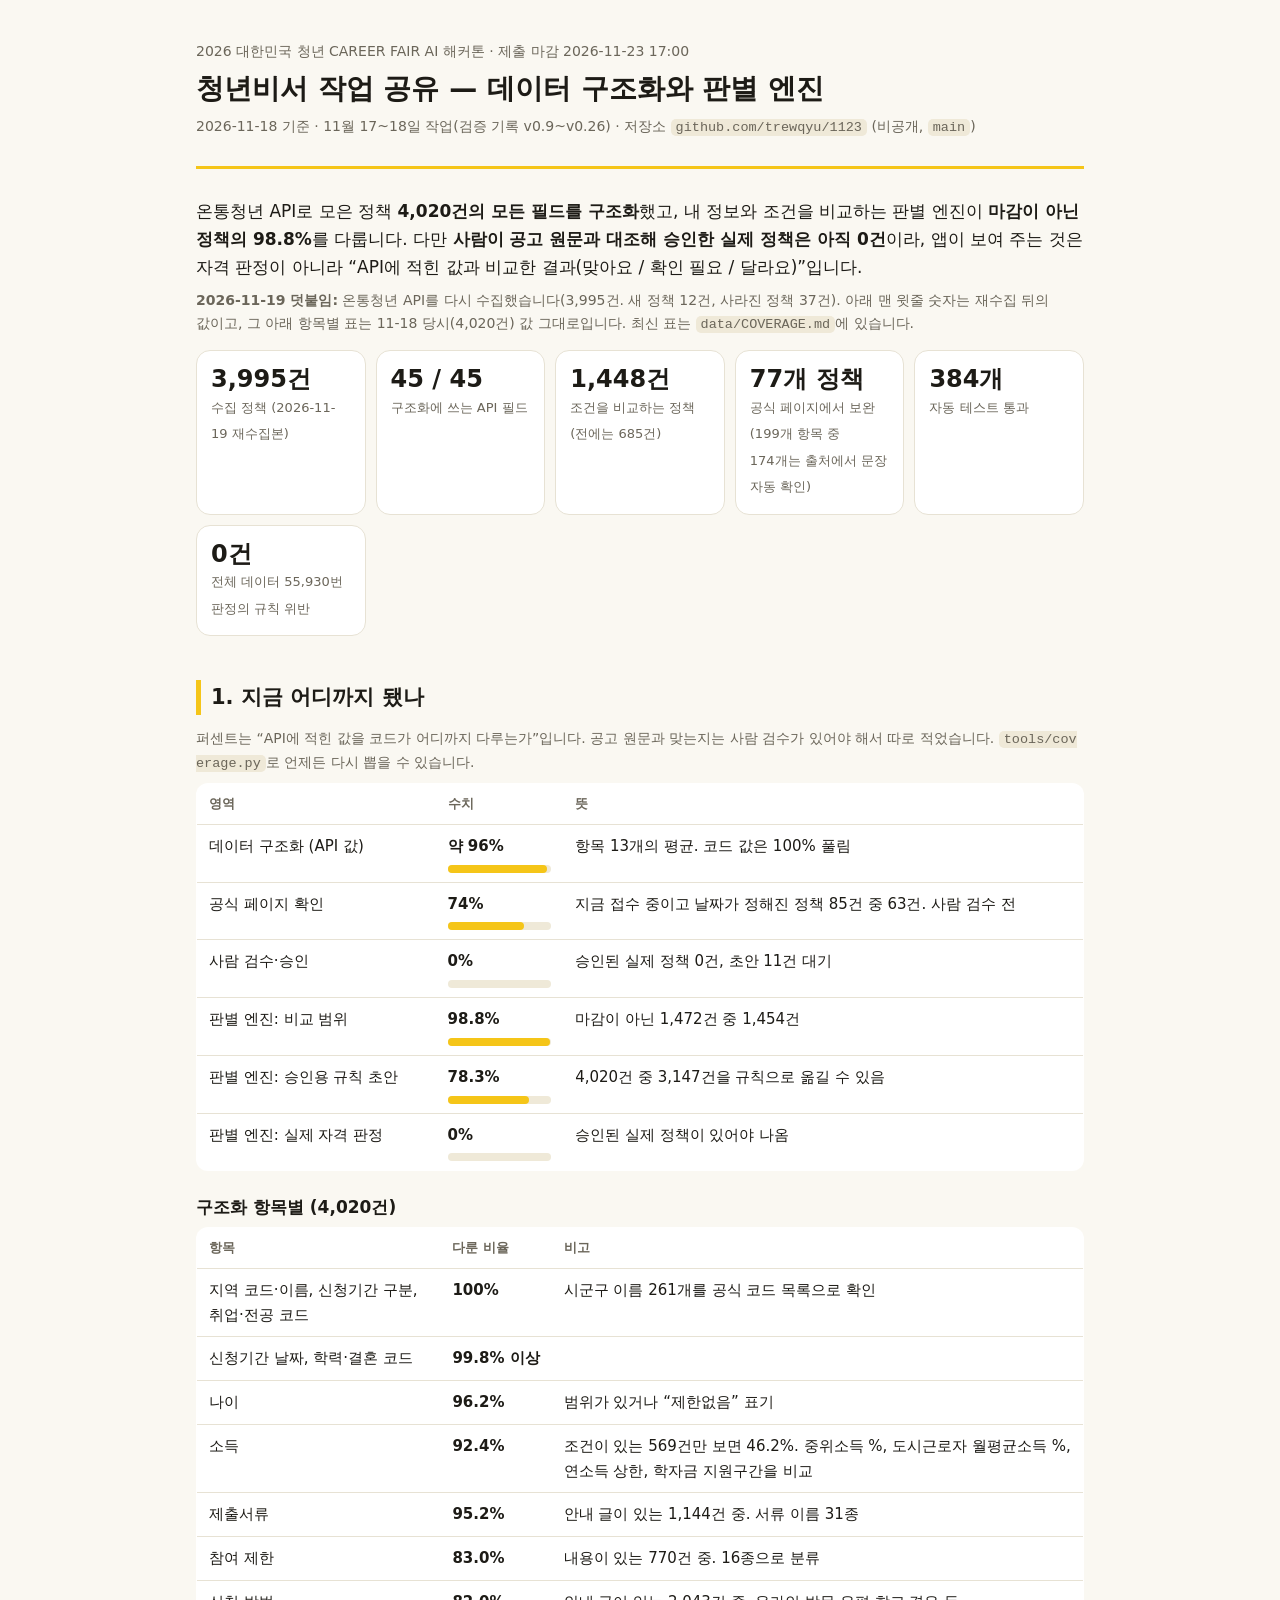
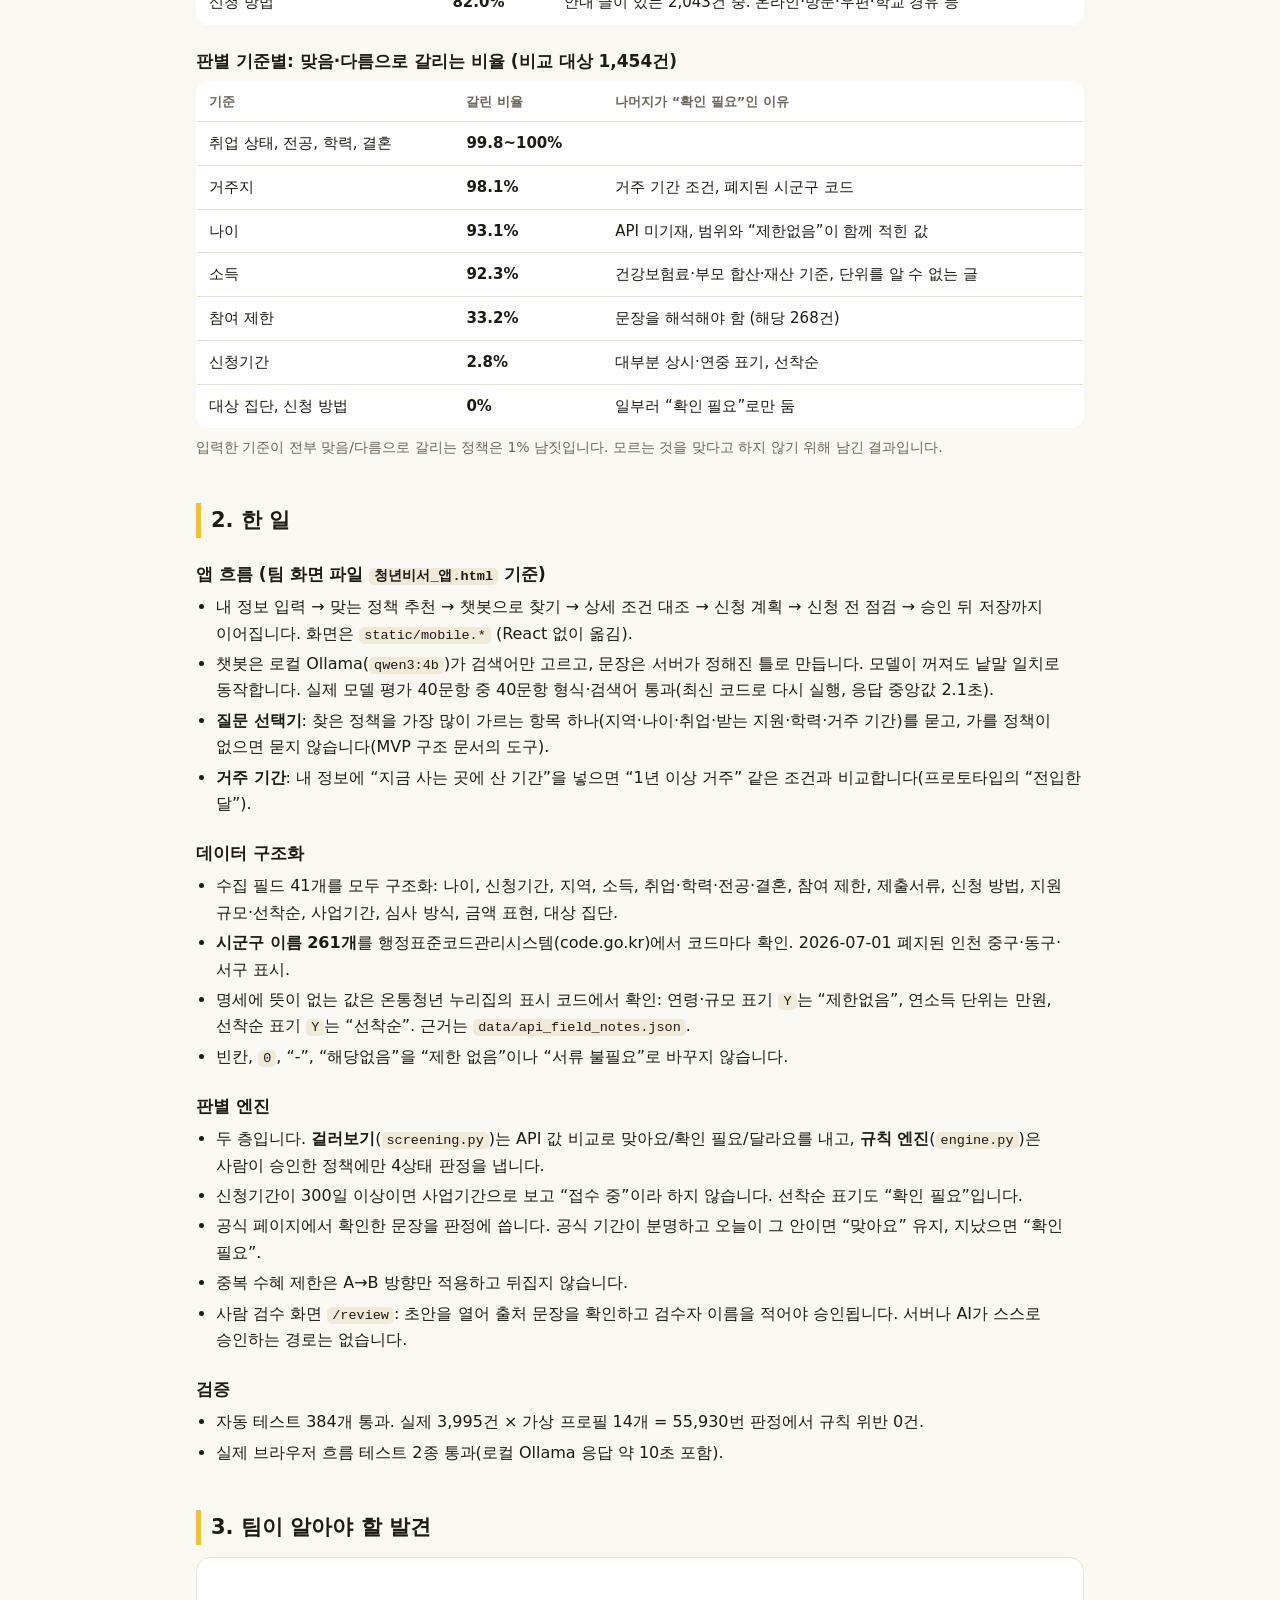
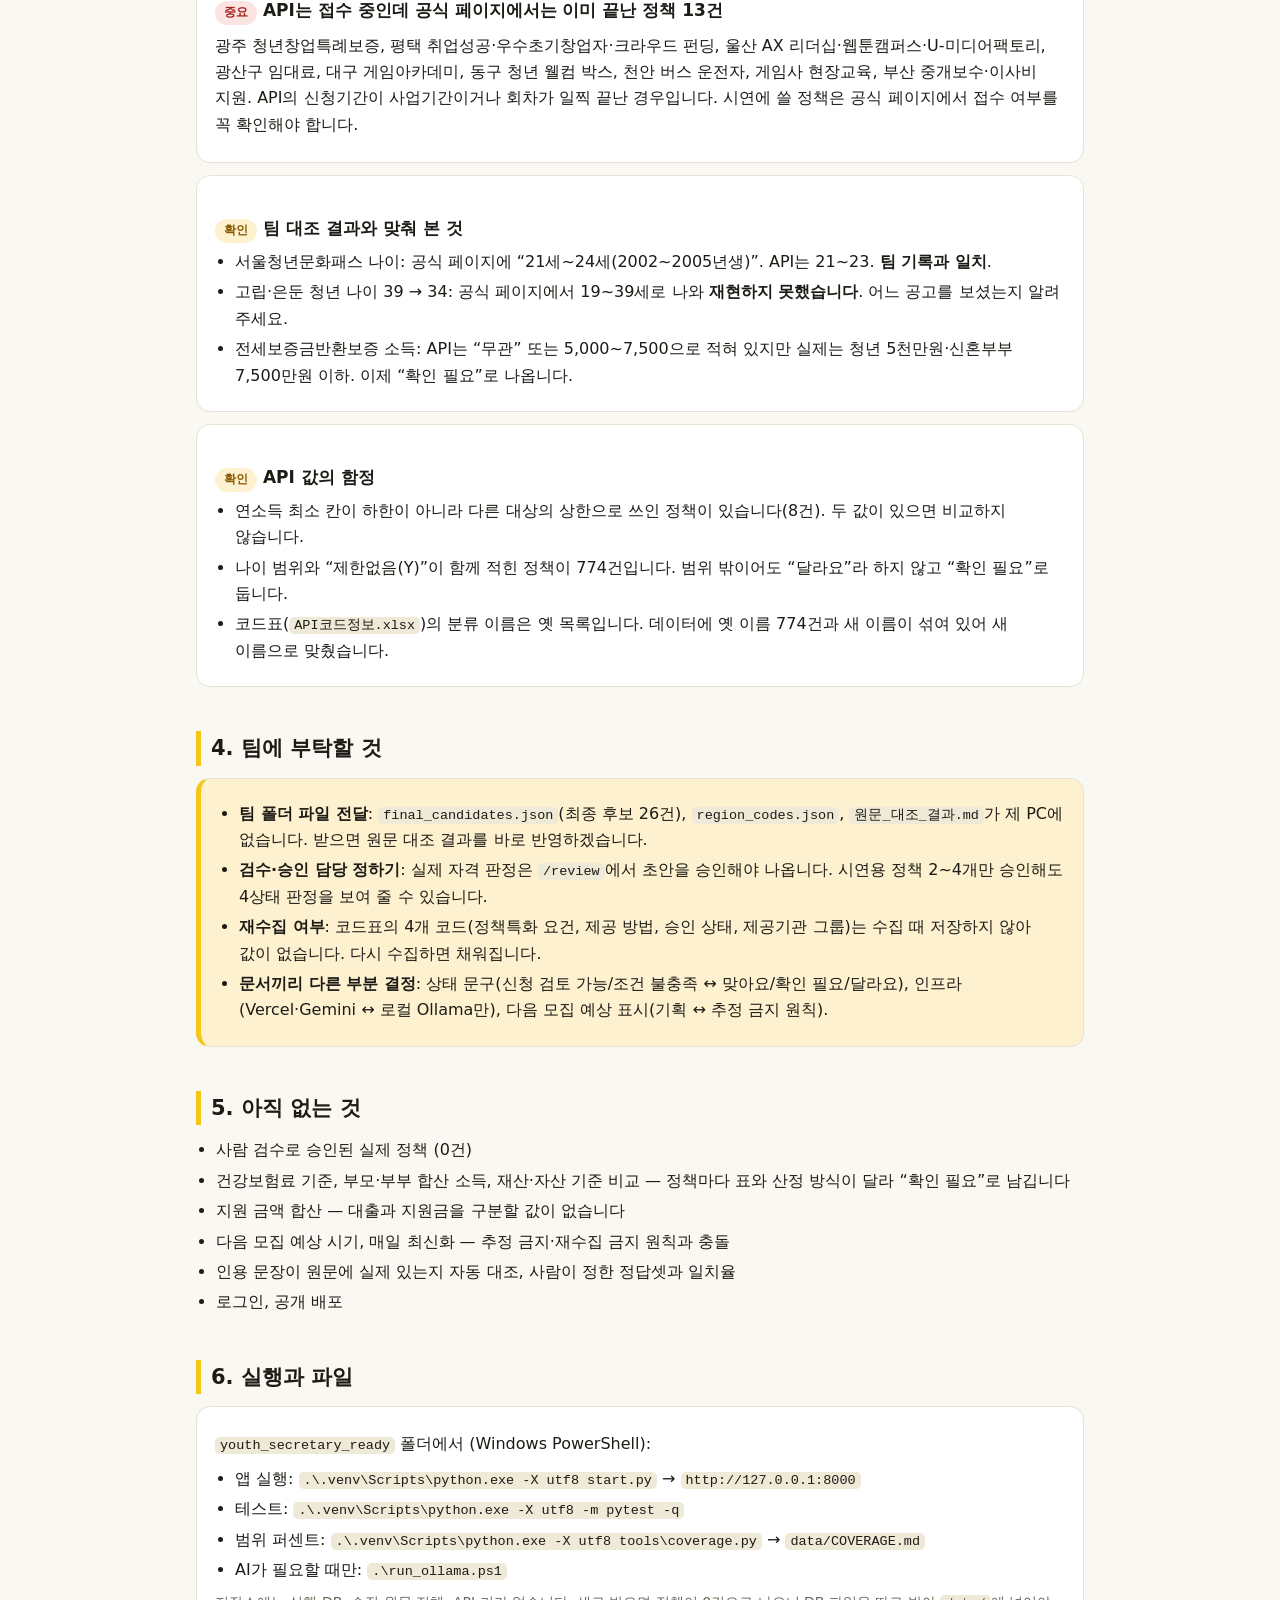
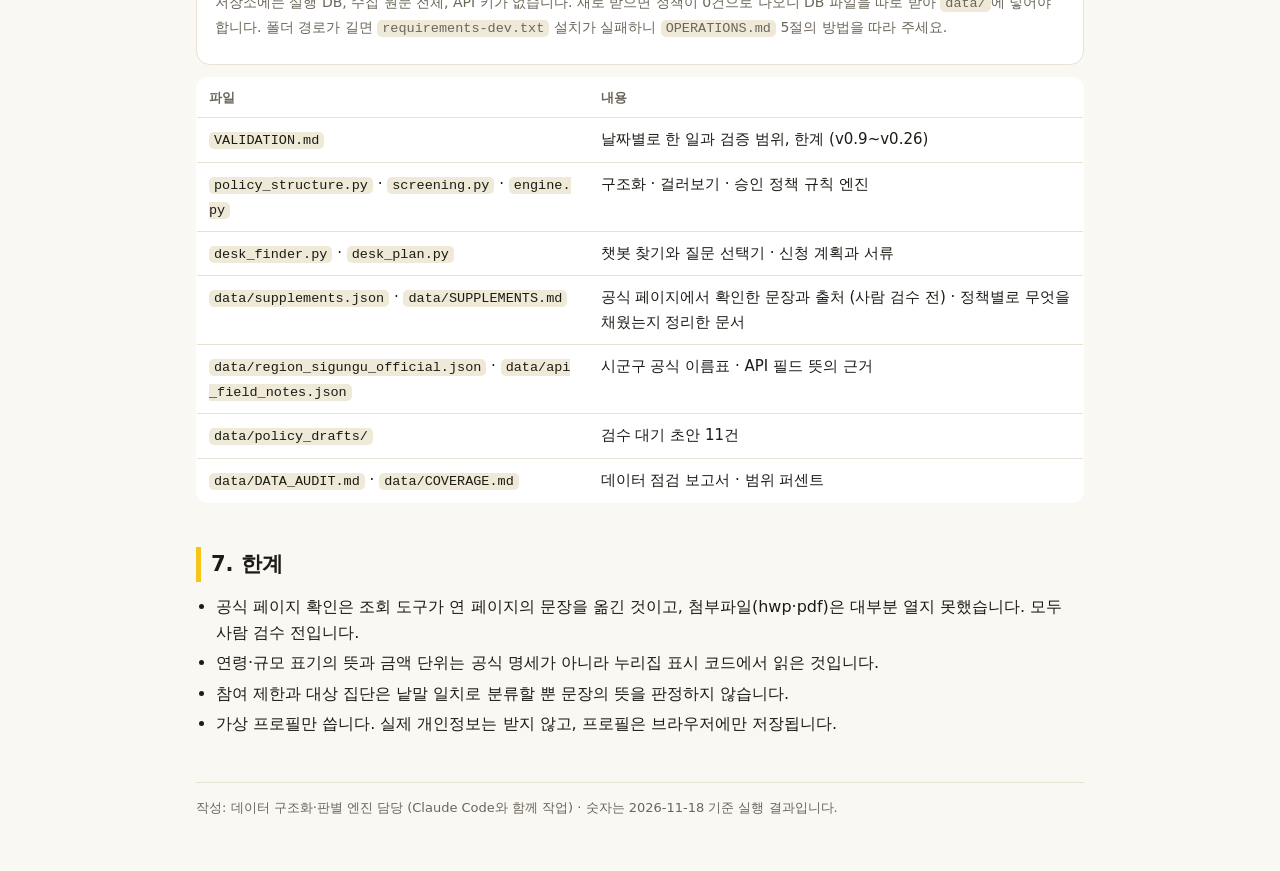
<file: 청년비서_작업공유_2026-11-18.html>
<!doctype html>
<html lang="ko">
<head>
<meta charset="utf-8">
<meta name="viewport" content="width=device-width, initial-scale=1">
<title>청년비서 작업 공유 · 2026-11-18</title>
<style>
:root{--bg:#faf8f2;--card:#fff;--ink:#1d1b16;--sub:#6b665a;--line:#e7e2d4;--accent:#f5c518;--accent-ink:#5a4600;--ok:#1f7a4d;--ok-bg:#e3f4ea;--warn:#8a5a00;--warn-bg:#fdf1cf;--bad:#a3261d;--bad-bg:#fbe4e1;--bar:#efe9d8}
@media (prefers-color-scheme:dark){:root{--bg:#16150f;--card:#201f18;--ink:#f2efe6;--sub:#aaa493;--line:#34322a;--accent:#f5c518;--accent-ink:#f5c518;--ok:#7fd3a4;--ok-bg:#173526;--warn:#f0c46a;--warn-bg:#3a2e10;--bad:#f09a92;--bad-bg:#3d1c19;--bar:#2c2a22}}
*{box-sizing:border-box}
body{margin:0;background:var(--bg);color:var(--ink);font:16px/1.65 "Pretendard","Apple SD Gothic Neo","Malgun Gothic",system-ui,sans-serif;word-break:keep-all}
main{max-width:920px;margin:0 auto;padding:32px 16px 64px}
header{border-bottom:3px solid var(--accent);padding-bottom:18px;margin-bottom:28px}
h1{font-size:28px;line-height:1.3;margin:0 0 6px}
h2{font-size:21px;margin:44px 0 12px;padding-left:10px;border-left:5px solid var(--accent)}
h3{font-size:17px;margin:22px 0 6px}
p{margin:8px 0}
.sub{color:var(--sub);font-size:14px}
.lead{font-size:17px}
.grid{display:grid;grid-template-columns:repeat(auto-fit,minmax(150px,1fr));gap:10px;margin:14px 0}
.tile{background:var(--card);border:1px solid var(--line);border-radius:14px;padding:14px}
.tile b{display:block;font-size:24px;line-height:1.2}
.tile span{font-size:13px;color:var(--sub)}
.card{background:var(--card);border:1px solid var(--line);border-radius:14px;padding:16px 18px;margin:12px 0}
.wrap{overflow-x:auto}
table{border-collapse:collapse;width:100%;font-size:15px;background:var(--card);border:1px solid var(--line);border-radius:12px;overflow:hidden}
th,td{text-align:left;padding:9px 12px;border-bottom:1px solid var(--line);vertical-align:top}
th{font-size:13px;color:var(--sub);font-weight:600;white-space:nowrap}
tr:last-child td{border-bottom:0}
td.n{white-space:nowrap;font-variant-numeric:tabular-nums;font-weight:600}
.bar{height:8px;background:var(--bar);border-radius:99px;min-width:90px;margin-top:6px}
.bar i{display:block;height:100%;border-radius:99px;background:var(--accent)}
.pill{display:inline-block;font-size:12px;font-weight:700;border-radius:99px;padding:2px 9px;white-space:nowrap}
.ok{color:var(--ok);background:var(--ok-bg)}.warn{color:var(--warn);background:var(--warn-bg)}.bad{color:var(--bad);background:var(--bad-bg)}
ul{margin:6px 0;padding-left:20px}li{margin:4px 0}
code{background:var(--bar);border-radius:5px;padding:1px 5px;font-size:13.5px;font-family:ui-monospace,Consolas,monospace;word-break:break-all}
.ask{border-left:5px solid var(--accent);background:var(--warn-bg)}
footer{margin-top:44px;padding-top:14px;border-top:1px solid var(--line);font-size:13px;color:var(--sub)}
</style>
</head>
<body>
<main>
<header>
  <p class="sub">2026 대한민국 청년 CAREER FAIR AI 해커톤 · 제출 마감 2026-11-23 17:00</p>
  <h1>청년비서 작업 공유 — 데이터 구조화와 판별 엔진</h1>
  <p class="sub">2026-11-18 기준 · 11월 17~18일 작업(검증 기록 v0.9~v0.26) · 저장소 <code>github.com/trewqyu/1123</code> (비공개, <code>main</code>)</p>
</header>

<p class="lead">온통청년 API로 모은 정책 <b>4,020건의 모든 필드를 구조화</b>했고, 내 정보와 조건을 비교하는 판별 엔진이 <b>마감이 아닌 정책의 98.8%</b>를 다룹니다. 다만 <b>사람이 공고 원문과 대조해 승인한 실제 정책은 아직 0건</b>이라, 앱이 보여 주는 것은 자격 판정이 아니라 “API에 적힌 값과 비교한 결과(맞아요 / 확인 필요 / 달라요)”입니다.</p>

<p class="sub"><b>2026-11-19 덧붙임:</b> 온통청년 API를 다시 수집했습니다(3,995건. 새 정책 12건, 사라진 정책 37건). 아래 맨 윗줄 숫자는 재수집 뒤의 값이고, 그 아래 항목별 표는 11-18 당시(4,020건) 값 그대로입니다. 최신 표는 <code>data/COVERAGE.md</code>에 있습니다.</p>

<div class="grid">
  <div class="tile"><b>3,995건</b><span>수집 정책 (2026-11-19 재수집본)</span></div>
  <div class="tile"><b>45 / 45</b><span>구조화에 쓰는 API 필드</span></div>
  <div class="tile"><b>1,448건</b><span>조건을 비교하는 정책 (전에는 685건)</span></div>
  <div class="tile"><b>77개 정책</b><span>공식 페이지에서 보완 (199개 항목 중 174개는 출처에서 문장 자동 확인)</span></div>
  <div class="tile"><b>384개</b><span>자동 테스트 통과</span></div>
  <div class="tile"><b>0건</b><span>전체 데이터 55,930번 판정의 규칙 위반</span></div>
</div>

<h2>1. 지금 어디까지 됐나</h2>
<p class="sub">퍼센트는 “API에 적힌 값을 코드가 어디까지 다루는가”입니다. 공고 원문과 맞는지는 사람 검수가 있어야 해서 따로 적었습니다. <code>tools/coverage.py</code>로 언제든 다시 뽑을 수 있습니다.</p>
<div class="wrap"><table>
<tr><th>영역</th><th>수치</th><th>뜻</th></tr>
<tr><td>데이터 구조화 (API 값)</td><td class="n">약 96%<div class="bar"><i style="width:96%"></i></div></td><td>항목 13개의 평균. 코드 값은 100% 풀림</td></tr>
<tr><td>공식 페이지 확인</td><td class="n">74%<div class="bar"><i style="width:74%"></i></div></td><td>지금 접수 중이고 날짜가 정해진 정책 85건 중 63건. 사람 검수 전</td></tr>
<tr><td>사람 검수·승인</td><td class="n">0%<div class="bar"><i style="width:0%"></i></div></td><td>승인된 실제 정책 0건, 초안 11건 대기</td></tr>
<tr><td>판별 엔진: 비교 범위</td><td class="n">98.8%<div class="bar"><i style="width:98.8%"></i></div></td><td>마감이 아닌 1,472건 중 1,454건</td></tr>
<tr><td>판별 엔진: 승인용 규칙 초안</td><td class="n">78.3%<div class="bar"><i style="width:78.3%"></i></div></td><td>4,020건 중 3,147건을 규칙으로 옮길 수 있음</td></tr>
<tr><td>판별 엔진: 실제 자격 판정</td><td class="n">0%<div class="bar"><i style="width:0%"></i></div></td><td>승인된 실제 정책이 있어야 나옴</td></tr>
</table></div>

<h3>구조화 항목별 (4,020건)</h3>
<div class="wrap"><table>
<tr><th>항목</th><th>다룬 비율</th><th>비고</th></tr>
<tr><td>지역 코드·이름, 신청기간 구분, 취업·전공 코드</td><td class="n">100%</td><td>시군구 이름 261개를 공식 코드 목록으로 확인</td></tr>
<tr><td>신청기간 날짜, 학력·결혼 코드</td><td class="n">99.8% 이상</td><td></td></tr>
<tr><td>나이</td><td class="n">96.2%</td><td>범위가 있거나 “제한없음” 표기</td></tr>
<tr><td>소득</td><td class="n">92.4%</td><td>조건이 있는 569건만 보면 46.2%. 중위소득 %, 도시근로자 월평균소득 %, 연소득 상한, 학자금 지원구간을 비교</td></tr>
<tr><td>제출서류</td><td class="n">95.2%</td><td>안내 글이 있는 1,144건 중. 서류 이름 31종</td></tr>
<tr><td>참여 제한</td><td class="n">83.0%</td><td>내용이 있는 770건 중. 16종으로 분류</td></tr>
<tr><td>신청 방법</td><td class="n">82.0%</td><td>안내 글이 있는 2,043건 중. 온라인·방문·우편·학교 경유 등</td></tr>
</table></div>

<h3>판별 기준별: 맞음·다름으로 갈리는 비율 (비교 대상 1,454건)</h3>
<div class="wrap"><table>
<tr><th>기준</th><th>갈린 비율</th><th>나머지가 “확인 필요”인 이유</th></tr>
<tr><td>취업 상태, 전공, 학력, 결혼</td><td class="n">99.8~100%</td><td></td></tr>
<tr><td>거주지</td><td class="n">98.1%</td><td>거주 기간 조건, 폐지된 시군구 코드</td></tr>
<tr><td>나이</td><td class="n">93.1%</td><td>API 미기재, 범위와 “제한없음”이 함께 적힌 값</td></tr>
<tr><td>소득</td><td class="n">92.3%</td><td>건강보험료·부모 합산·재산 기준, 단위를 알 수 없는 글</td></tr>
<tr><td>참여 제한</td><td class="n">33.2%</td><td>문장을 해석해야 함 (해당 268건)</td></tr>
<tr><td>신청기간</td><td class="n">2.8%</td><td>대부분 상시·연중 표기, 선착순</td></tr>
<tr><td>대상 집단, 신청 방법</td><td class="n">0%</td><td>일부러 “확인 필요”로만 둠</td></tr>
</table></div>
<p class="sub">입력한 기준이 전부 맞음/다름으로 갈리는 정책은 1% 남짓입니다. 모르는 것을 맞다고 하지 않기 위해 남긴 결과입니다.</p>

<h2>2. 한 일</h2>

<h3>앱 흐름 (팀 화면 파일 <code>청년비서_앱.html</code> 기준)</h3>
<ul>
<li>내 정보 입력 → 맞는 정책 추천 → 챗봇으로 찾기 → 상세 조건 대조 → 신청 계획 → 신청 전 점검 → 승인 뒤 저장까지 이어집니다. 화면은 <code>static/mobile.*</code> (React 없이 옮김).</li>
<li>챗봇은 로컬 Ollama(<code>qwen3:4b</code>)가 검색어만 고르고, 문장은 서버가 정해진 틀로 만듭니다. 모델이 꺼져도 낱말 일치로 동작합니다. 실제 모델 평가 40문항 중 40문항 형식·검색어 통과(최신 코드로 다시 실행, 응답 중앙값 2.1초).</li>
<li><b>질문 선택기</b>: 찾은 정책을 가장 많이 가르는 항목 하나(지역·나이·취업·받는 지원·학력·거주 기간)를 묻고, 가를 정책이 없으면 묻지 않습니다(MVP 구조 문서의 도구).</li>
<li><b>거주 기간</b>: 내 정보에 “지금 사는 곳에 산 기간”을 넣으면 “1년 이상 거주” 같은 조건과 비교합니다(프로토타입의 “전입한 달”).</li>
</ul>

<h3>데이터 구조화</h3>
<ul>
<li>수집 필드 41개를 모두 구조화: 나이, 신청기간, 지역, 소득, 취업·학력·전공·결혼, 참여 제한, 제출서류, 신청 방법, 지원 규모·선착순, 사업기간, 심사 방식, 금액 표현, 대상 집단.</li>
<li><b>시군구 이름 261개</b>를 행정표준코드관리시스템(code.go.kr)에서 코드마다 확인. 2026-07-01 폐지된 인천 중구·동구·서구 표시.</li>
<li>명세에 뜻이 없는 값은 온통청년 누리집의 표시 코드에서 확인: 연령·규모 표기 <code>Y</code>는 “제한없음”, 연소득 단위는 만원, 선착순 표기 <code>Y</code>는 “선착순”. 근거는 <code>data/api_field_notes.json</code>.</li>
<li>빈칸, <code>0</code>, “-”, “해당없음”을 “제한 없음”이나 “서류 불필요”로 바꾸지 않습니다.</li>
</ul>

<h3>판별 엔진</h3>
<ul>
<li>두 층입니다. <b>걸러보기</b>(<code>screening.py</code>)는 API 값 비교로 맞아요/확인 필요/달라요를 내고, <b>규칙 엔진</b>(<code>engine.py</code>)은 사람이 승인한 정책에만 4상태 판정을 냅니다.</li>
<li>신청기간이 300일 이상이면 사업기간으로 보고 “접수 중”이라 하지 않습니다. 선착순 표기도 “확인 필요”입니다.</li>
<li>공식 페이지에서 확인한 문장을 판정에 씁니다. 공식 기간이 분명하고 오늘이 그 안이면 “맞아요” 유지, 지났으면 “확인 필요”.</li>
<li>중복 수혜 제한은 A→B 방향만 적용하고 뒤집지 않습니다.</li>
<li>사람 검수 화면 <code>/review</code>: 초안을 열어 출처 문장을 확인하고 검수자 이름을 적어야 승인됩니다. 서버나 AI가 스스로 승인하는 경로는 없습니다.</li>
</ul>

<h3>검증</h3>
<ul>
<li>자동 테스트 384개 통과. 실제 3,995건 × 가상 프로필 14개 = 55,930번 판정에서 규칙 위반 0건.</li>
<li>실제 브라우저 흐름 테스트 2종 통과(로컬 Ollama 응답 약 10초 포함).</li>
</ul>

<h2>3. 팀이 알아야 할 발견</h2>
<div class="card">
<h3><span class="pill bad">중요</span> API는 접수 중인데 공식 페이지에서는 이미 끝난 정책 13건</h3>
<p>광주 청년창업특례보증, 평택 취업성공·우수초기창업자·크라우드 펀딩, 울산 AX 리더십·웹툰캠퍼스·U-미디어팩토리, 광산구 임대료, 대구 게임아카데미, 동구 청년 웰컴 박스, 천안 버스 운전자, 게임사 현장교육, 부산 중개보수·이사비 지원. API의 신청기간이 사업기간이거나 회차가 일찍 끝난 경우입니다. 시연에 쓸 정책은 공식 페이지에서 접수 여부를 꼭 확인해야 합니다.</p>
</div>
<div class="card">
<h3><span class="pill warn">확인</span> 팀 대조 결과와 맞춰 본 것</h3>
<ul>
<li>서울청년문화패스 나이: 공식 페이지에 “21세~24세(2002~2005년생)”. API는 21~23. <b>팀 기록과 일치</b>.</li>
<li>고립·은둔 청년 나이 39 → 34: 공식 페이지에서 19~39세로 나와 <b>재현하지 못했습니다</b>. 어느 공고를 보셨는지 알려 주세요.</li>
<li>전세보증금반환보증 소득: API는 “무관” 또는 5,000~7,500으로 적혀 있지만 실제는 청년 5천만원·신혼부부 7,500만원 이하. 이제 “확인 필요”로 나옵니다.</li>
</ul>
</div>
<div class="card">
<h3><span class="pill warn">확인</span> API 값의 함정</h3>
<ul>
<li>연소득 최소 칸이 하한이 아니라 다른 대상의 상한으로 쓰인 정책이 있습니다(8건). 두 값이 있으면 비교하지 않습니다.</li>
<li>나이 범위와 “제한없음(Y)”이 함께 적힌 정책이 774건입니다. 범위 밖이어도 “달라요”라 하지 않고 “확인 필요”로 둡니다.</li>
<li>코드표(<code>API코드정보.xlsx</code>)의 분류 이름은 옛 목록입니다. 데이터에 옛 이름 774건과 새 이름이 섞여 있어 새 이름으로 맞췄습니다.</li>
</ul>
</div>

<h2>4. 팀에 부탁할 것</h2>
<div class="card ask">
<ul>
<li><b>팀 폴더 파일 전달</b>: <code>final_candidates.json</code>(최종 후보 26건), <code>region_codes.json</code>, <code>원문_대조_결과.md</code>가 제 PC에 없습니다. 받으면 원문 대조 결과를 바로 반영하겠습니다.</li>
<li><b>검수·승인 담당 정하기</b>: 실제 자격 판정은 <code>/review</code>에서 초안을 승인해야 나옵니다. 시연용 정책 2~4개만 승인해도 4상태 판정을 보여 줄 수 있습니다.</li>
<li><b>재수집 여부</b>: 코드표의 4개 코드(정책특화 요건, 제공 방법, 승인 상태, 제공기관 그룹)는 수집 때 저장하지 않아 값이 없습니다. 다시 수집하면 채워집니다.</li>
<li><b>문서끼리 다른 부분 결정</b>: 상태 문구(신청 검토 가능/조건 불충족 ↔ 맞아요/확인 필요/달라요), 인프라(Vercel·Gemini ↔ 로컬 Ollama만), 다음 모집 예상 표시(기획 ↔ 추정 금지 원칙).</li>
</ul>
</div>

<h2>5. 아직 없는 것</h2>
<ul>
<li>사람 검수로 승인된 실제 정책 (0건)</li>
<li>건강보험료 기준, 부모·부부 합산 소득, 재산·자산 기준 비교 — 정책마다 표와 산정 방식이 달라 “확인 필요”로 남깁니다</li>
<li>지원 금액 합산 — 대출과 지원금을 구분할 값이 없습니다</li>
<li>다음 모집 예상 시기, 매일 최신화 — 추정 금지·재수집 금지 원칙과 충돌</li>
<li>인용 문장이 원문에 실제 있는지 자동 대조, 사람이 정한 정답셋과 일치율</li>
<li>로그인, 공개 배포</li>
</ul>

<h2>6. 실행과 파일</h2>
<div class="card">
<p><code>youth_secretary_ready</code> 폴더에서 (Windows PowerShell):</p>
<ul>
<li>앱 실행: <code>.\.venv\Scripts\python.exe -X utf8 start.py</code> → <code>http://127.0.0.1:8000</code></li>
<li>테스트: <code>.\.venv\Scripts\python.exe -X utf8 -m pytest -q</code></li>
<li>범위 퍼센트: <code>.\.venv\Scripts\python.exe -X utf8 tools\coverage.py</code> → <code>data/COVERAGE.md</code></li>
<li>AI가 필요할 때만: <code>.\run_ollama.ps1</code></li>
</ul>
<p class="sub">저장소에는 실행 DB, 수집 원문 전체, API 키가 없습니다. 새로 받으면 정책이 0건으로 나오니 DB 파일을 따로 받아 <code>data/</code>에 넣어야 합니다. 폴더 경로가 길면 <code>requirements-dev.txt</code> 설치가 실패하니 <code>OPERATIONS.md</code> 5절의 방법을 따라 주세요.</p>
</div>
<div class="wrap"><table>
<tr><th>파일</th><th>내용</th></tr>
<tr><td><code>VALIDATION.md</code></td><td>날짜별로 한 일과 검증 범위, 한계 (v0.9~v0.26)</td></tr>
<tr><td><code>policy_structure.py</code> · <code>screening.py</code> · <code>engine.py</code></td><td>구조화 · 걸러보기 · 승인 정책 규칙 엔진</td></tr>
<tr><td><code>desk_finder.py</code> · <code>desk_plan.py</code></td><td>챗봇 찾기와 질문 선택기 · 신청 계획과 서류</td></tr>
<tr><td><code>data/supplements.json</code> · <code>data/SUPPLEMENTS.md</code></td><td>공식 페이지에서 확인한 문장과 출처 (사람 검수 전) · 정책별로 무엇을 채웠는지 정리한 문서</td></tr>
<tr><td><code>data/region_sigungu_official.json</code> · <code>data/api_field_notes.json</code></td><td>시군구 공식 이름표 · API 필드 뜻의 근거</td></tr>
<tr><td><code>data/policy_drafts/</code></td><td>검수 대기 초안 11건</td></tr>
<tr><td><code>data/DATA_AUDIT.md</code> · <code>data/COVERAGE.md</code></td><td>데이터 점검 보고서 · 범위 퍼센트</td></tr>
</table></div>

<h2>7. 한계</h2>
<ul>
<li>공식 페이지 확인은 조회 도구가 연 페이지의 문장을 옮긴 것이고, 첨부파일(hwp·pdf)은 대부분 열지 못했습니다. 모두 사람 검수 전입니다.</li>
<li>연령·규모 표기의 뜻과 금액 단위는 공식 명세가 아니라 누리집 표시 코드에서 읽은 것입니다.</li>
<li>참여 제한과 대상 집단은 낱말 일치로 분류할 뿐 문장의 뜻을 판정하지 않습니다.</li>
<li>가상 프로필만 씁니다. 실제 개인정보는 받지 않고, 프로필은 브라우저에만 저장됩니다.</li>
</ul>

<footer>작성: 데이터 구조화·판별 엔진 담당 (Claude Code와 함께 작업) · 숫자는 2026-11-18 기준 실행 결과입니다.</footer>
</main>
</body>
</html>
</file>
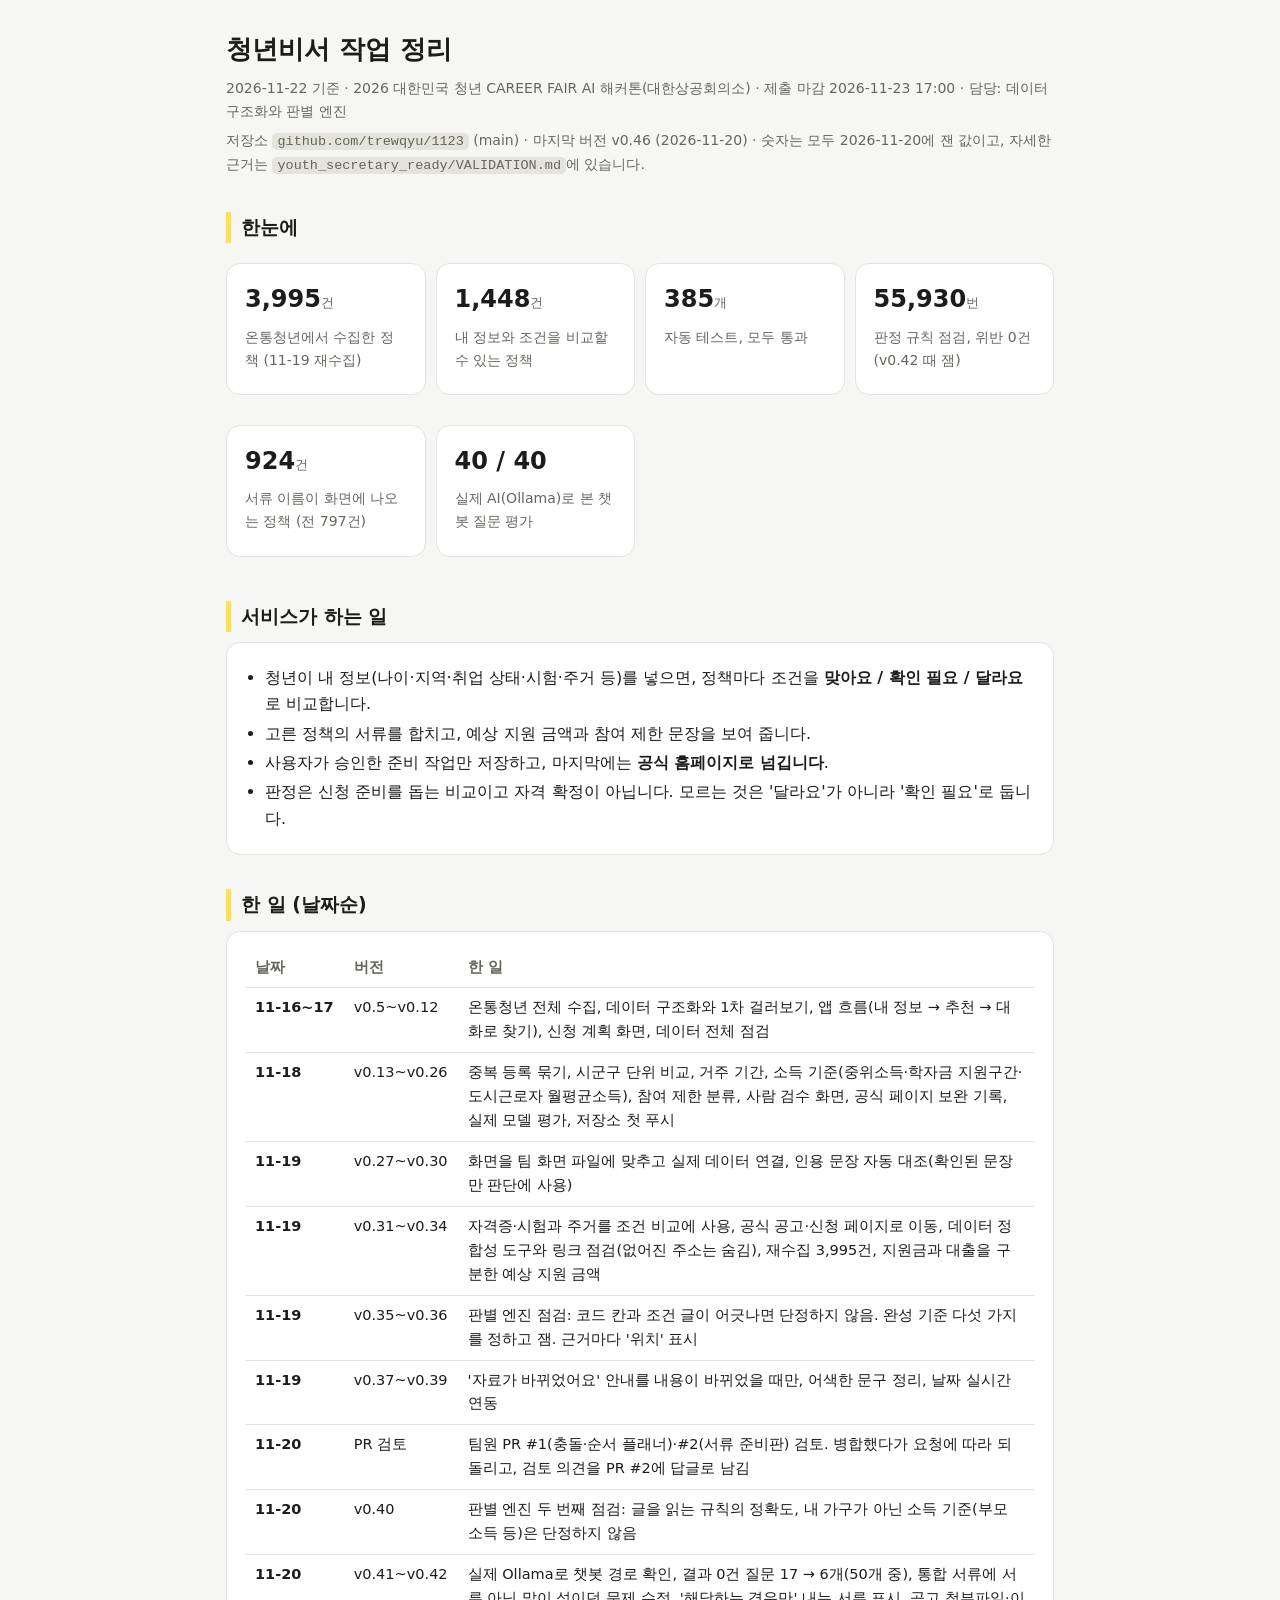
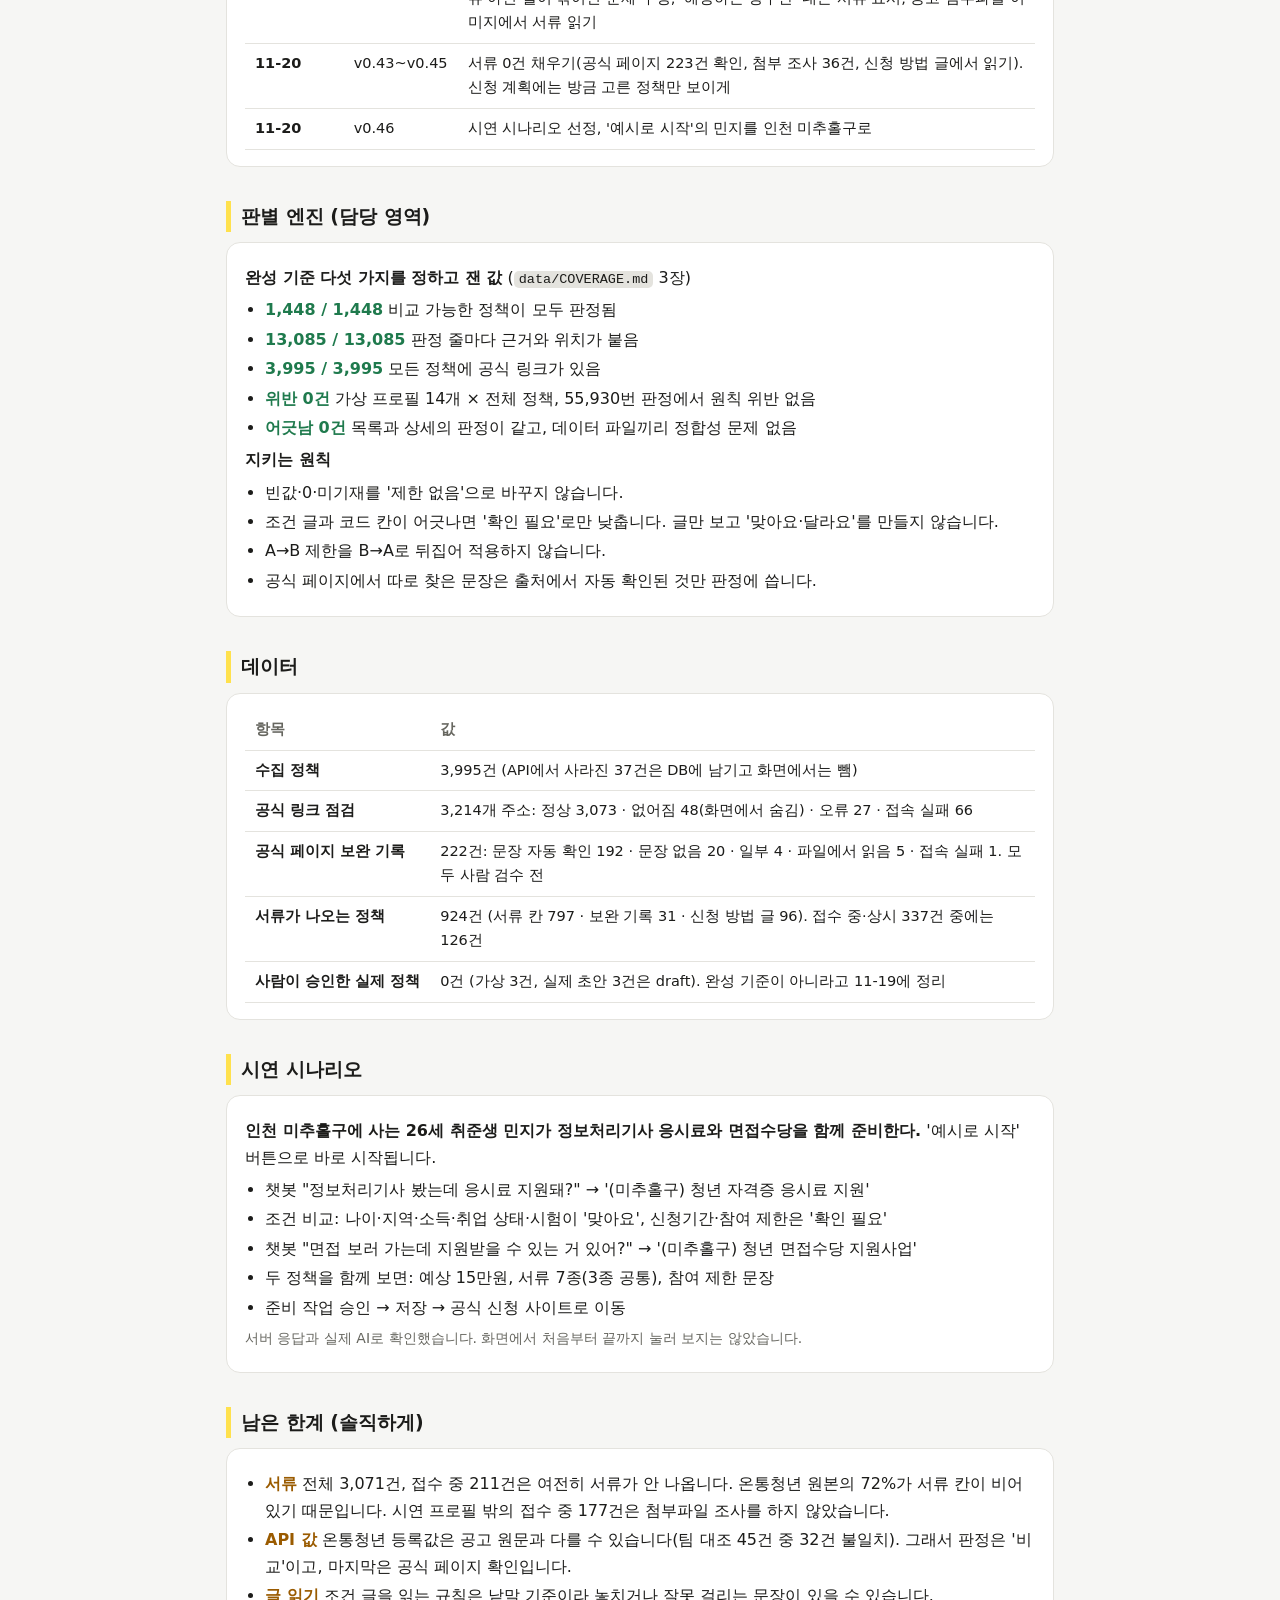
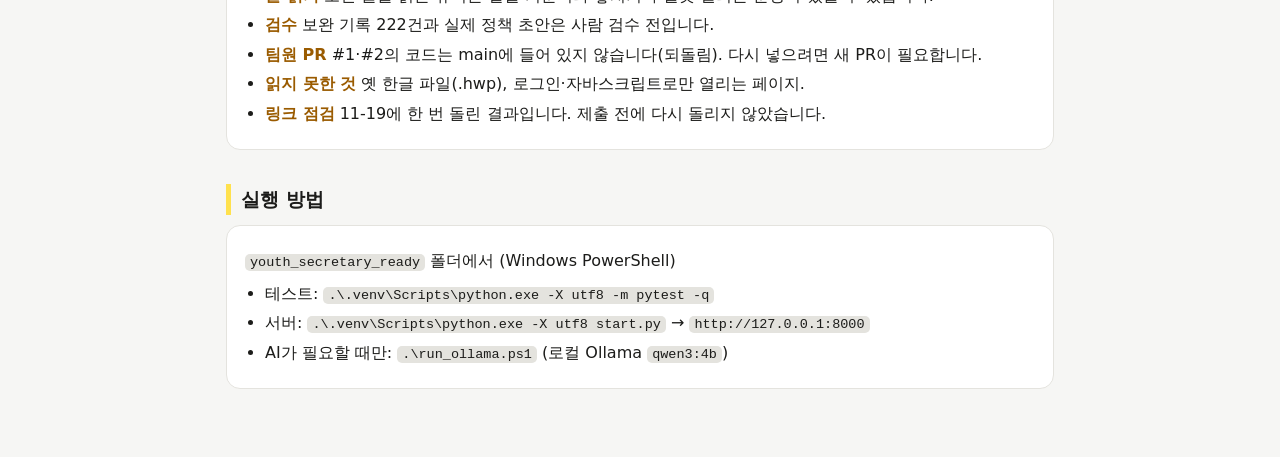
<file: 청년비서_작업정리_2026-11-22.html>
<!doctype html>
<html lang="ko">
<head>
<meta charset="utf-8">
<meta name="viewport" content="width=device-width, initial-scale=1">
<title>청년비서 작업 정리 (2026-11-22)</title>
<style>
:root{--bg:#f6f6f4;--card:#fff;--ink:#1c1c1a;--sub:#66665f;--line:#e4e3de;--ok:#1f7a4d;--warn:#9a5b00;--accent:#ffe14d}
@media (prefers-color-scheme:dark){:root{--bg:#171715;--card:#22221f;--ink:#f1f0ea;--sub:#a9a79d;--line:#3a3934;--ok:#6fd3a0;--warn:#f0b454;--accent:#8a7500}}
*{box-sizing:border-box}
body{margin:0;background:var(--bg);color:var(--ink);font:16px/1.65 "Pretendard","Malgun Gothic",system-ui,sans-serif}
main{max-width:860px;margin:0 auto;padding:28px 16px 60px}
h1{font-size:26px;margin:0 0 6px}
h2{font-size:19px;margin:34px 0 10px;padding-left:10px;border-left:5px solid var(--accent)}
p{margin:6px 0}.sub{color:var(--sub);font-size:14px}
.card{background:var(--card);border:1px solid var(--line);border-radius:14px;padding:16px 18px;margin:10px 0}
.grid{display:grid;grid-template-columns:repeat(auto-fit,minmax(170px,1fr));gap:10px}
.num{font-size:24px;font-weight:700}.num small{font-size:13px;font-weight:400;color:var(--sub)}
.wrap{overflow-x:auto}
table{border-collapse:collapse;width:100%;font-size:14.5px}
th,td{text-align:left;padding:8px 10px;border-bottom:1px solid var(--line);vertical-align:top}
th{color:var(--sub);font-weight:600;white-space:nowrap}
td:first-child{white-space:nowrap;font-weight:600}
ul{margin:6px 0;padding-left:20px}li{margin:3px 0}
.ok{color:var(--ok);font-weight:600}.warn{color:var(--warn);font-weight:600}
code{background:var(--line);border-radius:5px;padding:1px 5px;font-size:13.5px}
</style>
</head>
<body>
<main>
<h1>청년비서 작업 정리</h1>
<p class="sub">2026-11-22 기준 · 2026 대한민국 청년 CAREER FAIR AI 해커톤(대한상공회의소) · 제출 마감 2026-11-23 17:00 · 담당: 데이터 구조화와 판별 엔진</p>
<p class="sub">저장소 <code>github.com/trewqyu/1123</code> (main) · 마지막 버전 v0.46 (2026-11-20) · 숫자는 모두 2026-11-20에 잰 값이고, 자세한 근거는 <code>youth_secretary_ready/VALIDATION.md</code>에 있습니다.</p>

<h2>한눈에</h2>
<div class="grid">
<div class="card"><div class="num">3,995<small>건</small></div><p class="sub">온통청년에서 수집한 정책 (11-19 재수집)</p></div>
<div class="card"><div class="num">1,448<small>건</small></div><p class="sub">내 정보와 조건을 비교할 수 있는 정책</p></div>
<div class="card"><div class="num">385<small>개</small></div><p class="sub">자동 테스트, 모두 통과</p></div>
<div class="card"><div class="num">55,930<small>번</small></div><p class="sub">판정 규칙 점검, 위반 0건 (v0.42 때 잼)</p></div>
<div class="card"><div class="num">924<small>건</small></div><p class="sub">서류 이름이 화면에 나오는 정책 (전 797건)</p></div>
<div class="card"><div class="num">40 / 40</div><p class="sub">실제 AI(Ollama)로 본 챗봇 질문 평가</p></div>
</div>

<h2>서비스가 하는 일</h2>
<div class="card">
<ul>
<li>청년이 내 정보(나이·지역·취업 상태·시험·주거 등)를 넣으면, 정책마다 조건을 <b>맞아요 / 확인 필요 / 달라요</b>로 비교합니다.</li>
<li>고른 정책의 서류를 합치고, 예상 지원 금액과 참여 제한 문장을 보여 줍니다.</li>
<li>사용자가 승인한 준비 작업만 저장하고, 마지막에는 <b>공식 홈페이지로 넘깁니다</b>.</li>
<li>판정은 신청 준비를 돕는 비교이고 자격 확정이 아닙니다. 모르는 것은 '달라요'가 아니라 '확인 필요'로 둡니다.</li>
</ul>
</div>

<h2>한 일 (날짜순)</h2>
<div class="card wrap">
<table>
<tr><th>날짜</th><th>버전</th><th>한 일</th></tr>
<tr><td>11-16~17</td><td>v0.5~v0.12</td><td>온통청년 전체 수집, 데이터 구조화와 1차 걸러보기, 앱 흐름(내 정보 → 추천 → 대화로 찾기), 신청 계획 화면, 데이터 전체 점검</td></tr>
<tr><td>11-18</td><td>v0.13~v0.26</td><td>중복 등록 묶기, 시군구 단위 비교, 거주 기간, 소득 기준(중위소득·학자금 지원구간·도시근로자 월평균소득), 참여 제한 분류, 사람 검수 화면, 공식 페이지 보완 기록, 실제 모델 평가, 저장소 첫 푸시</td></tr>
<tr><td>11-19</td><td>v0.27~v0.30</td><td>화면을 팀 화면 파일에 맞추고 실제 데이터 연결, 인용 문장 자동 대조(확인된 문장만 판단에 사용)</td></tr>
<tr><td>11-19</td><td>v0.31~v0.34</td><td>자격증·시험과 주거를 조건 비교에 사용, 공식 공고·신청 페이지로 이동, 데이터 정합성 도구와 링크 점검(없어진 주소는 숨김), 재수집 3,995건, 지원금과 대출을 구분한 예상 지원 금액</td></tr>
<tr><td>11-19</td><td>v0.35~v0.36</td><td>판별 엔진 점검: 코드 칸과 조건 글이 어긋나면 단정하지 않음. 완성 기준 다섯 가지를 정하고 잼. 근거마다 '위치' 표시</td></tr>
<tr><td>11-19</td><td>v0.37~v0.39</td><td>'자료가 바뀌었어요' 안내를 내용이 바뀌었을 때만, 어색한 문구 정리, 날짜 실시간 연동</td></tr>
<tr><td>11-20</td><td>PR 검토</td><td>팀원 PR #1(충돌·순서 플래너)·#2(서류 준비판) 검토. 병합했다가 요청에 따라 되돌리고, 검토 의견을 PR #2에 답글로 남김</td></tr>
<tr><td>11-20</td><td>v0.40</td><td>판별 엔진 두 번째 점검: 글을 읽는 규칙의 정확도, 내 가구가 아닌 소득 기준(부모 소득 등)은 단정하지 않음</td></tr>
<tr><td>11-20</td><td>v0.41~v0.42</td><td>실제 Ollama로 챗봇 경로 확인, 결과 0건 질문 17 → 6개(50개 중), 통합 서류에 서류 아닌 말이 섞이던 문제 수정, '해당하는 경우만' 내는 서류 표시, 공고 첨부파일·이미지에서 서류 읽기</td></tr>
<tr><td>11-20</td><td>v0.43~v0.45</td><td>서류 0건 채우기(공식 페이지 223건 확인, 첨부 조사 36건, 신청 방법 글에서 읽기). 신청 계획에는 방금 고른 정책만 보이게</td></tr>
<tr><td>11-20</td><td>v0.46</td><td>시연 시나리오 선정, '예시로 시작'의 민지를 인천 미추홀구로</td></tr>
</table>
</div>

<h2>판별 엔진 (담당 영역)</h2>
<div class="card">
<p><b>완성 기준 다섯 가지를 정하고 잰 값</b> (<code>data/COVERAGE.md</code> 3장)</p>
<ul>
<li><span class="ok">1,448 / 1,448</span> 비교 가능한 정책이 모두 판정됨</li>
<li><span class="ok">13,085 / 13,085</span> 판정 줄마다 근거와 위치가 붙음</li>
<li><span class="ok">3,995 / 3,995</span> 모든 정책에 공식 링크가 있음</li>
<li><span class="ok">위반 0건</span> 가상 프로필 14개 × 전체 정책, 55,930번 판정에서 원칙 위반 없음</li>
<li><span class="ok">어긋남 0건</span> 목록과 상세의 판정이 같고, 데이터 파일끼리 정합성 문제 없음</li>
</ul>
<p><b>지키는 원칙</b></p>
<ul>
<li>빈값·0·미기재를 '제한 없음'으로 바꾸지 않습니다.</li>
<li>조건 글과 코드 칸이 어긋나면 '확인 필요'로만 낮춥니다. 글만 보고 '맞아요·달라요'를 만들지 않습니다.</li>
<li>A→B 제한을 B→A로 뒤집어 적용하지 않습니다.</li>
<li>공식 페이지에서 따로 찾은 문장은 출처에서 자동 확인된 것만 판정에 씁니다.</li>
</ul>
</div>

<h2>데이터</h2>
<div class="card wrap">
<table>
<tr><th>항목</th><th>값</th></tr>
<tr><td>수집 정책</td><td>3,995건 (API에서 사라진 37건은 DB에 남기고 화면에서는 뺌)</td></tr>
<tr><td>공식 링크 점검</td><td>3,214개 주소: 정상 3,073 · 없어짐 48(화면에서 숨김) · 오류 27 · 접속 실패 66</td></tr>
<tr><td>공식 페이지 보완 기록</td><td>222건: 문장 자동 확인 192 · 문장 없음 20 · 일부 4 · 파일에서 읽음 5 · 접속 실패 1. 모두 사람 검수 전</td></tr>
<tr><td>서류가 나오는 정책</td><td>924건 (서류 칸 797 · 보완 기록 31 · 신청 방법 글 96). 접수 중·상시 337건 중에는 126건</td></tr>
<tr><td>사람이 승인한 실제 정책</td><td>0건 (가상 3건, 실제 초안 3건은 draft). 완성 기준이 아니라고 11-19에 정리</td></tr>
</table>
</div>

<h2>시연 시나리오</h2>
<div class="card">
<p><b>인천 미추홀구에 사는 26세 취준생 민지가 정보처리기사 응시료와 면접수당을 함께 준비한다.</b> '예시로 시작' 버튼으로 바로 시작됩니다.</p>
<ul>
<li>챗봇 "정보처리기사 봤는데 응시료 지원돼?" → '(미추홀구) 청년 자격증 응시료 지원'</li>
<li>조건 비교: 나이·지역·소득·취업 상태·시험이 '맞아요', 신청기간·참여 제한은 '확인 필요'</li>
<li>챗봇 "면접 보러 가는데 지원받을 수 있는 거 있어?" → '(미추홀구) 청년 면접수당 지원사업'</li>
<li>두 정책을 함께 보면: 예상 15만원, 서류 7종(3종 공통), 참여 제한 문장</li>
<li>준비 작업 승인 → 저장 → 공식 신청 사이트로 이동</li>
</ul>
<p class="sub">서버 응답과 실제 AI로 확인했습니다. 화면에서 처음부터 끝까지 눌러 보지는 않았습니다.</p>
</div>

<h2>남은 한계 (솔직하게)</h2>
<div class="card">
<ul>
<li><span class="warn">서류</span> 전체 3,071건, 접수 중 211건은 여전히 서류가 안 나옵니다. 온통청년 원본의 72%가 서류 칸이 비어 있기 때문입니다. 시연 프로필 밖의 접수 중 177건은 첨부파일 조사를 하지 않았습니다.</li>
<li><span class="warn">API 값</span> 온통청년 등록값은 공고 원문과 다를 수 있습니다(팀 대조 45건 중 32건 불일치). 그래서 판정은 '비교'이고, 마지막은 공식 페이지 확인입니다.</li>
<li><span class="warn">글 읽기</span> 조건 글을 읽는 규칙은 낱말 기준이라 놓치거나 잘못 걸리는 문장이 있을 수 있습니다.</li>
<li><span class="warn">검수</span> 보완 기록 222건과 실제 정책 초안은 사람 검수 전입니다.</li>
<li><span class="warn">팀원 PR</span> #1·#2의 코드는 main에 들어 있지 않습니다(되돌림). 다시 넣으려면 새 PR이 필요합니다.</li>
<li><span class="warn">읽지 못한 것</span> 옛 한글 파일(.hwp), 로그인·자바스크립트로만 열리는 페이지.</li>
<li><span class="warn">링크 점검</span> 11-19에 한 번 돌린 결과입니다. 제출 전에 다시 돌리지 않았습니다.</li>
</ul>
</div>

<h2>실행 방법</h2>
<div class="card">
<p><code>youth_secretary_ready</code> 폴더에서 (Windows PowerShell)</p>
<ul>
<li>테스트: <code>.\.venv\Scripts\python.exe -X utf8 -m pytest -q</code></li>
<li>서버: <code>.\.venv\Scripts\python.exe -X utf8 start.py</code> → <code>http://127.0.0.1:8000</code></li>
<li>AI가 필요할 때만: <code>.\run_ollama.ps1</code> (로컬 Ollama <code>qwen3:4b</code>)</li>
</ul>
</div>
</main>
</body>
</html>
</file>
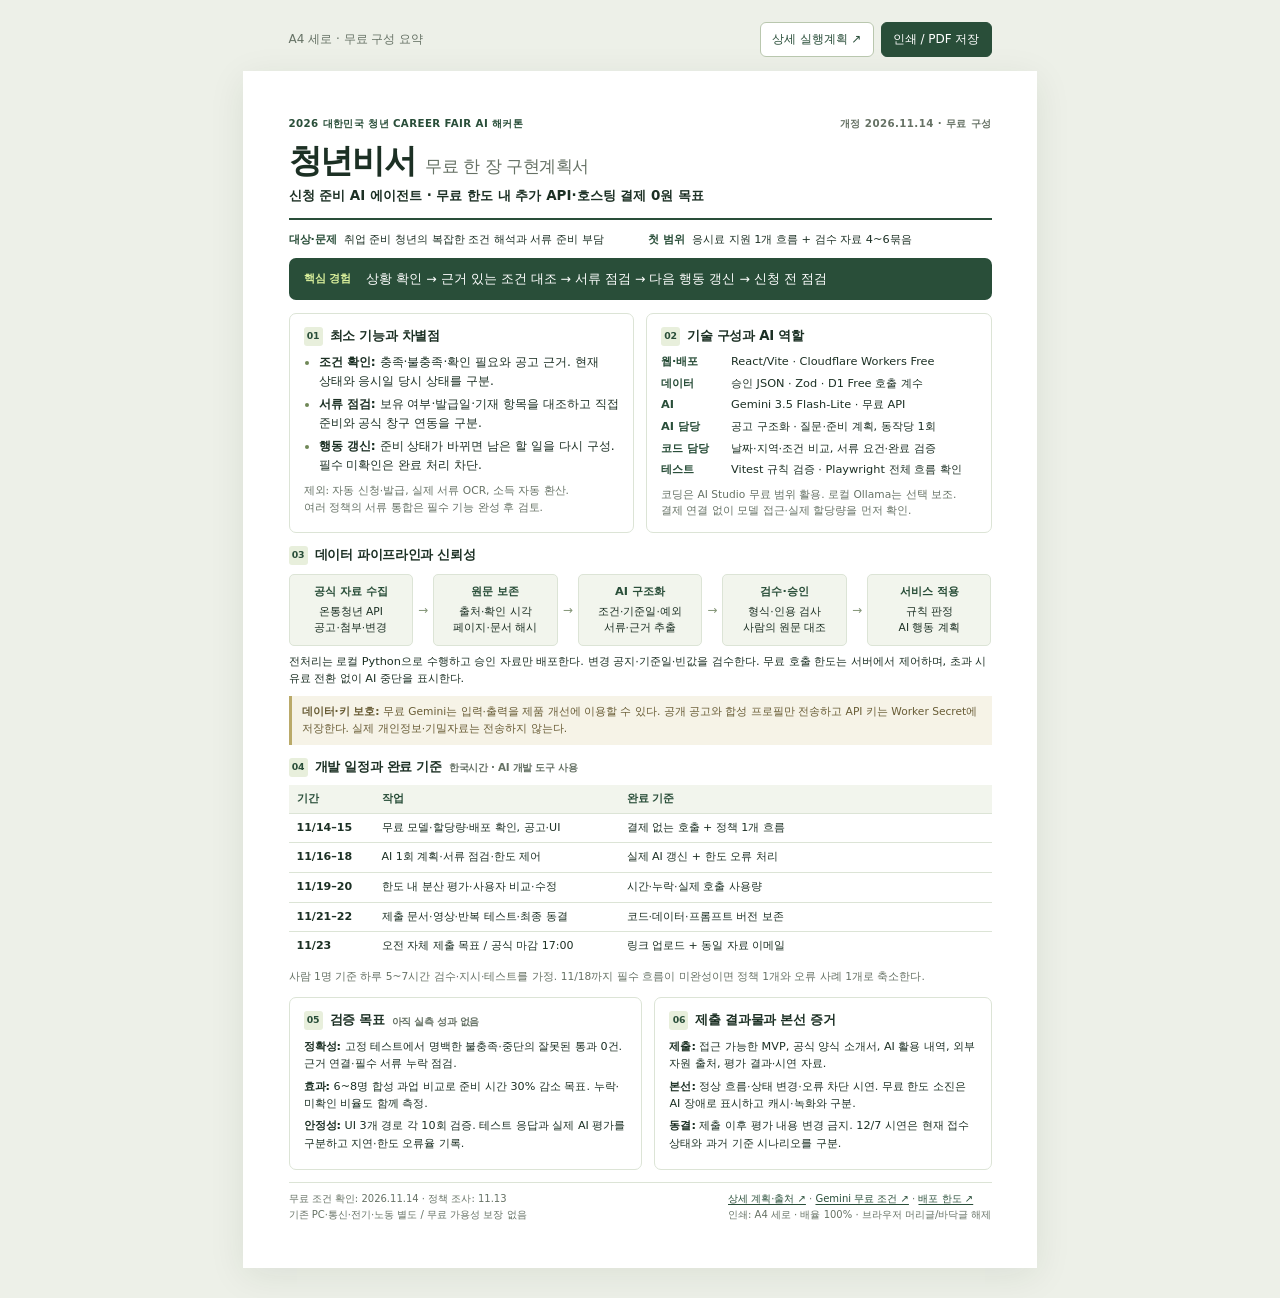
<file: 청년비서_한장_구현계획서.html>
<!doctype html>
<html lang="ko">
<head>
<meta charset="utf-8">
<meta name="viewport" content="width=device-width,initial-scale=1">
<meta name="color-scheme" content="light">
<title>청년비서 · 무료 한 장 구현계획서</title>
<style>
:root{--ink:#1c3024;--green:#294e39;--muted:#667265;--line:#dce4d6;--soft:#f2f5ed;--lime:#d9ef9b}
*{box-sizing:border-box}body{margin:0;background:#edf0e8;color:var(--ink);font-family:"Pretendard","Malgun Gothic","Noto Sans KR",system-ui,sans-serif;line-height:1.55;word-break:keep-all;overflow-wrap:anywhere}.toolbar{max-width:210mm;margin:22px auto 14px;display:flex;justify-content:space-between;align-items:center;padding:0 12mm;gap:10px;font-size:12px;color:var(--muted)}.toolbar div{display:flex;gap:7px}.toolbar a,.toolbar button{font:inherit;color:var(--green);text-decoration:none;border:1px solid #b9c7ae;border-radius:6px;background:#fff;padding:7px 11px;cursor:pointer}.toolbar button{color:#fff;background:var(--green);border-color:var(--green)}a:focus-visible,button:focus-visible{outline:3px solid #839f52;outline-offset:3px}.sheet{width:210mm;min-height:297mm;margin:0 auto 30px;padding:12mm;background:#fff;box-shadow:0 8px 35px #1e321415;font-size:9.2pt}.eyebrow{display:flex;justify-content:space-between;gap:10px;color:var(--muted);font-size:7.7pt;font-weight:700;letter-spacing:.4px}.eyebrow b{color:var(--green)}header{border-bottom:2px solid var(--green);padding-bottom:11px;margin-bottom:11px}h1{font-size:25pt;line-height:1.2;letter-spacing:-1.3px;margin:9px 0 5px}h1 span{font-size:13pt;font-weight:500;letter-spacing:-.5px;margin-left:10px;color:var(--muted)}.tagline{margin:0;font-size:10.1pt;font-weight:700}.brief{display:grid;grid-template-columns:1fr 1fr;gap:7px 16px;margin:10px 0;font-size:8.5pt}.brief p{margin:0}.brief b{display:inline-block;color:var(--green);margin-right:7px}.focus{background:var(--green);color:#fff;border-radius:7px;padding:11px 15px;margin:10px 0 13px;display:flex;align-items:center;gap:15px}.focus b{font-size:8pt;white-space:nowrap;color:var(--lime)}.focus p{margin:0;font-size:9.4pt}.columns{display:grid;grid-template-columns:1fr 1fr;gap:12px}.panel{border:1px solid var(--line);border-radius:7px;padding:12px 14px}h2{margin:0 0 7px;font-size:10pt;letter-spacing:-.3px;display:flex;align-items:center;gap:7px}h2 .num{font-size:7pt;color:var(--green);background:#e8efdc;border-radius:3px;min-width:19px;height:19px;display:grid;place-items:center}ul{margin:0;padding-left:15px}li{margin:4px 0}li::marker{color:#6f8757}.stack{display:grid;grid-template-columns:64px 1fr;column-gap:6px;row-gap:4px;font-size:8.5pt;margin:0}.stack dt{font-weight:700;color:var(--green)}.stack dd{margin:0}.note{color:var(--muted);font-size:8pt;margin:8px 0 0}.section{margin-top:12px}.pipeline{display:flex;align-items:stretch;gap:5px;margin:9px 0 7px}.node{flex:1;min-width:0;background:var(--soft);border:1px solid var(--line);padding:8px 5px;border-radius:5px;text-align:center;font-size:8pt}.node b{display:block;color:var(--green);font-size:8.5pt;margin-bottom:3px}.arrow{display:flex;align-items:center;color:#849678;font-size:12px}.detail{font-size:8.5pt;margin:0}.guard{background:#f6f3e7;border-left:3px solid #baaa69;padding:8px 10px;margin-top:8px;color:#685c35;font-size:8pt}.schedule{width:100%;border-collapse:collapse;font-size:8.3pt;margin:6px 0 0;line-height:1.5}.schedule th,.schedule td{padding:6px 8px;border-bottom:1px solid var(--line);text-align:left;vertical-align:top}.schedule th{background:var(--soft);font-size:8pt;color:var(--green)}.schedule td:first-child{width:85px;font-weight:700;white-space:nowrap}.schedule td:nth-child(2){width:245px}.schedule tr:last-child td{border-bottom:0}.bottom-grid{display:grid;grid-template-columns:1.05fr 1fr;gap:12px;margin-top:12px}.bottom-grid p{margin:5px 0;font-size:8.4pt}.tiny{font-size:7.8pt;color:var(--muted)}footer{border-top:1px solid var(--line);margin-top:12px;padding-top:8px;display:flex;justify-content:space-between;gap:15px;font-size:7.5pt;color:var(--muted);line-height:1.6}footer a{color:var(--green);text-underline-offset:2px}.print-note{font-size:7.5pt;color:var(--muted)}
@media(max-width:820px){.sheet{width:calc(100% - 24px);min-height:0;padding:23px;margin-bottom:18px}.toolbar{padding:0 16px}.toolbar>span{display:none}h1{font-size:25px}h1 span{font-size:16px}.columns,.bottom-grid{grid-template-columns:1fr}.brief{grid-template-columns:1fr}.pipeline{flex-wrap:wrap}.node{flex:1 1 27%}.arrow{display:none}.focus{align-items:flex-start;flex-direction:column;gap:5px}.schedule td:nth-child(2){width:auto}.schedule{font-size:8pt}.eyebrow{font-size:7pt}footer{flex-direction:column;gap:5px}.sheet{font-size:10pt}.stack,.detail{font-size:9pt}}
@page{size:A4 portrait;margin:12mm}
@media print{body{background:#fff}.toolbar{display:none!important}.sheet{width:186mm;min-height:0;margin:0;padding:0;box-shadow:none;font-size:9.2pt}.columns{grid-template-columns:1fr 1fr}.bottom-grid{grid-template-columns:1.05fr 1fr}.brief{grid-template-columns:1fr 1fr}.pipeline{flex-wrap:nowrap}.node{flex:1}.arrow{display:flex}.focus{flex-direction:row;align-items:center}h1{font-size:25pt}h1 span{font-size:13pt}.schedule{font-size:8.3pt}.schedule td:nth-child(2){width:245px}.stack,.detail{font-size:8.5pt}.eyebrow{font-size:7.7pt}footer{flex-direction:row}.panel,.focus,.pipeline,header,footer,tr{break-inside:avoid}h2{break-after:avoid}.focus,.node,.schedule th,.num,.guard{-webkit-print-color-adjust:exact;print-color-adjust:exact}a{color:inherit}footer a{text-decoration:none}.print-note{display:none}}

@media print{
.sheet{font-size:8.5pt;line-height:1.45}
header{padding-bottom:8px;margin-bottom:8px}h1{font-size:22pt;margin:7px 0 4px}.tagline{font-size:9.3pt}
.brief{font-size:8pt;margin:8px 0;gap:5px 14px}.focus{padding:9px 12px;margin:8px 0 10px}.focus p{font-size:8.6pt}
.panel{padding:9px 11px}h2{font-size:9.2pt;margin-bottom:6px}li{margin:3px 0}
.stack{font-size:8pt;row-gap:3px}.note{font-size:7.5pt;margin-top:6px}
.section{margin-top:9px}.pipeline{margin:6px 0}.node{font-size:7.6pt;padding:6px 4px}.node b{font-size:8pt}
.detail{font-size:8pt}.guard{font-size:7.5pt;padding:6px 9px;margin-top:6px}
.schedule{font-size:7.8pt;line-height:1.4}.schedule th,.schedule td{padding:5px 7px}.schedule th{font-size:7.6pt}
.bottom-grid{margin-top:9px}.bottom-grid p{font-size:7.9pt;margin:4px 0}.tiny{font-size:7.2pt}
footer{font-size:7pt;margin-top:9px;padding-top:6px}
}
</style>
</head>
<body>
<div class="toolbar"><span>A4 세로 · 무료 구성 요약</span><div><a href="청년비서_수상전략_및_실행계획.html">상세 실행계획 ↗</a><button type="button" onclick="window.print()">인쇄 / PDF 저장</button></div></div>
<main class="sheet">
<header>
<div class="eyebrow"><b>2026 대한민국 청년 CAREER FAIR AI 해커톤</b><span>개정 2026.11.14 · 무료 구성</span></div>
<h1>청년비서<span>무료 한 장 구현계획서</span></h1>
<p class="tagline">신청 준비 AI 에이전트 · 무료 한도 내 추가 API·호스팅 결제 0원 목표</p>
</header>
<div class="brief">
<p><b>대상·문제</b>취업 준비 청년의 복잡한 조건 해석과 서류 준비 부담</p>
<p><b>첫 범위</b>응시료 지원 1개 흐름 + 검수 자료 4~6묶음</p>
</div>
<div class="focus"><b>핵심 경험</b><p>상황 확인 → 근거 있는 조건 대조 → 서류 점검 → 다음 행동 갱신 → 신청 전 점검</p></div>

<div class="columns">
<section class="panel"><h2><span class="num">01</span>최소 기능과 차별점</h2>
<ul>
<li><strong>조건 확인:</strong> 충족·불충족·확인 필요와 공고 근거. 현재 상태와 응시일 당시 상태를 구분.</li>
<li><strong>서류 점검:</strong> 보유 여부·발급일·기재 항목을 대조하고 직접 준비와 공식 창구 연동을 구분.</li>
<li><strong>행동 갱신:</strong> 준비 상태가 바뀌면 남은 할 일을 다시 구성. 필수 미확인은 완료 처리 차단.</li>
</ul>
<p class="note">제외: 자동 신청·발급, 실제 서류 OCR, 소득 자동 환산.<br>여러 정책의 서류 통합은 필수 기능 완성 후 검토.</p>
</section>
<section class="panel"><h2><span class="num">02</span>기술 구성과 AI 역할</h2>
<dl class="stack">
<dt>웹·배포</dt><dd>React/Vite · Cloudflare Workers Free</dd>
<dt>데이터</dt><dd>승인 JSON · Zod · D1 Free 호출 계수</dd>
<dt>AI</dt><dd>Gemini 3.5 Flash-Lite · 무료 API</dd>
<dt>AI 담당</dt><dd>공고 구조화 · 질문·준비 계획, 동작당 1회</dd>
<dt>코드 담당</dt><dd>날짜·지역·조건 비교, 서류 요건·완료 검증</dd>
<dt>테스트</dt><dd>Vitest 규칙 검증 · Playwright 전체 흐름 확인</dd>
</dl>
<p class="note">코딩은 AI Studio 무료 범위 활용. 로컬 Ollama는 선택 보조. 결제 연결 없이 모델 접근·실제 할당량을 먼저 확인.</p>
</section>
</div>

<section class="section"><h2><span class="num">03</span>데이터 파이프라인과 신뢰성</h2>
<div class="pipeline" aria-label="공식 자료 수집, 원문 보존, AI 구조화, 검수 승인, 서비스 적용 순서">
<div class="node"><b>공식 자료 수집</b>온통청년 API<br>공고·첨부·변경</div><span class="arrow" aria-hidden="true">→</span>
<div class="node"><b>원문 보존</b>출처·확인 시각<br>페이지·문서 해시</div><span class="arrow" aria-hidden="true">→</span>
<div class="node"><b>AI 구조화</b>조건·기준일·예외<br>서류·근거 추출</div><span class="arrow" aria-hidden="true">→</span>
<div class="node"><b>검수·승인</b>형식·인용 검사<br>사람의 원문 대조</div><span class="arrow" aria-hidden="true">→</span>
<div class="node"><b>서비스 적용</b>규칙 판정<br>AI 행동 계획</div>
</div>
<p class="detail">전처리는 로컬 Python으로 수행하고 승인 자료만 배포한다. 변경 공지·기준일·빈값을 검수한다. 무료 호출 한도는 서버에서 제어하며, 초과 시 유료 전환 없이 AI 중단을 표시한다.</p>
<div class="guard"><strong>데이터·키 보호:</strong> 무료 Gemini는 입력·출력을 제품 개선에 이용할 수 있다. 공개 공고와 합성 프로필만 전송하고 API 키는 Worker Secret에 저장한다. 실제 개인정보·기밀자료는 전송하지 않는다.</div>
</section>

<section class="section"><h2><span class="num">04</span>개발 일정과 완료 기준 <span class="tiny">한국시간 · AI 개발 도구 사용</span></h2>
<table class="schedule">
<thead><tr><th scope="col">기간</th><th scope="col">작업</th><th scope="col">완료 기준</th></tr></thead>
<tbody>
<tr><td>11/14–15</td><td>무료 모델·할당량·배포 확인, 공고·UI</td><td>결제 없는 호출 + 정책 1개 흐름</td></tr>
<tr><td>11/16–18</td><td>AI 1회 계획·서류 점검·한도 제어</td><td>실제 AI 갱신 + 한도 오류 처리</td></tr>
<tr><td>11/19–20</td><td>한도 내 분산 평가·사용자 비교·수정</td><td>시간·누락·실제 호출 사용량</td></tr>
<tr><td>11/21–22</td><td>제출 문서·영상·반복 테스트·최종 동결</td><td>코드·데이터·프롬프트 버전 보존</td></tr>
<tr><td>11/23</td><td>오전 자체 제출 목표 / 공식 마감 17:00</td><td>링크 업로드 + 동일 자료 이메일</td></tr>
</tbody>
</table>
<p class="note">사람 1명 기준 하루 5~7시간 검수·지시·테스트를 가정. 11/18까지 필수 흐름이 미완성이면 정책 1개와 오류 사례 1개로 축소한다.</p>
</section>

<div class="bottom-grid">
<section class="panel"><h2><span class="num">05</span>검증 목표 <span class="tiny">아직 실측 성과 없음</span></h2>
<p><strong>정확성:</strong> 고정 테스트에서 명백한 불충족·중단의 잘못된 통과 0건. 근거 연결·필수 서류 누락 점검.</p>
<p><strong>효과:</strong> 6~8명 합성 과업 비교로 준비 시간 30% 감소 목표. 누락·미확인 비율도 함께 측정.</p>
<p><strong>안정성:</strong> UI 3개 경로 각 10회 검증. 테스트 응답과 실제 AI 평가를 구분하고 지연·한도 오류율 기록.</p>
</section>
<section class="panel"><h2><span class="num">06</span>제출 결과물과 본선 증거</h2>
<p><strong>제출:</strong> 접근 가능한 MVP, 공식 양식 소개서, AI 활용 내역, 외부 자원 출처, 평가 결과·시연 자료.</p>
<p><strong>본선:</strong> 정상 흐름·상태 변경·오류 차단 시연. 무료 한도 소진은 AI 장애로 표시하고 캐시·녹화와 구분.</p>
<p><strong>동결:</strong> 제출 이후 평가 내용 변경 금지. 12/7 시연은 현재 접수 상태와 과거 기준 시나리오를 구분.</p>
</section>
</div>
<footer><span>무료 조건 확인: 2026.11.14 · 정책 조사: 11.13<br>기존 PC·통신·전기·노동 별도 / 무료 가용성 보장 없음</span><span><a href="청년비서_수상전략_및_실행계획.html">상세 계획·출처 ↗</a> · <a href="https://aistudio.google.com/docs/pricing#gemini-3.5-flash-lite" target="_blank" rel="noopener noreferrer">Gemini 무료 조건 ↗</a> · <a href="https://developers.cloudflare.com/workers/platform/pricing/" target="_blank" rel="noopener noreferrer">배포 한도 ↗</a><br><span class="print-note">인쇄: A4 세로 · 배율 100% · 브라우저 머리글/바닥글 해제</span></span></footer>
</main>
</body>
</html>
</file>
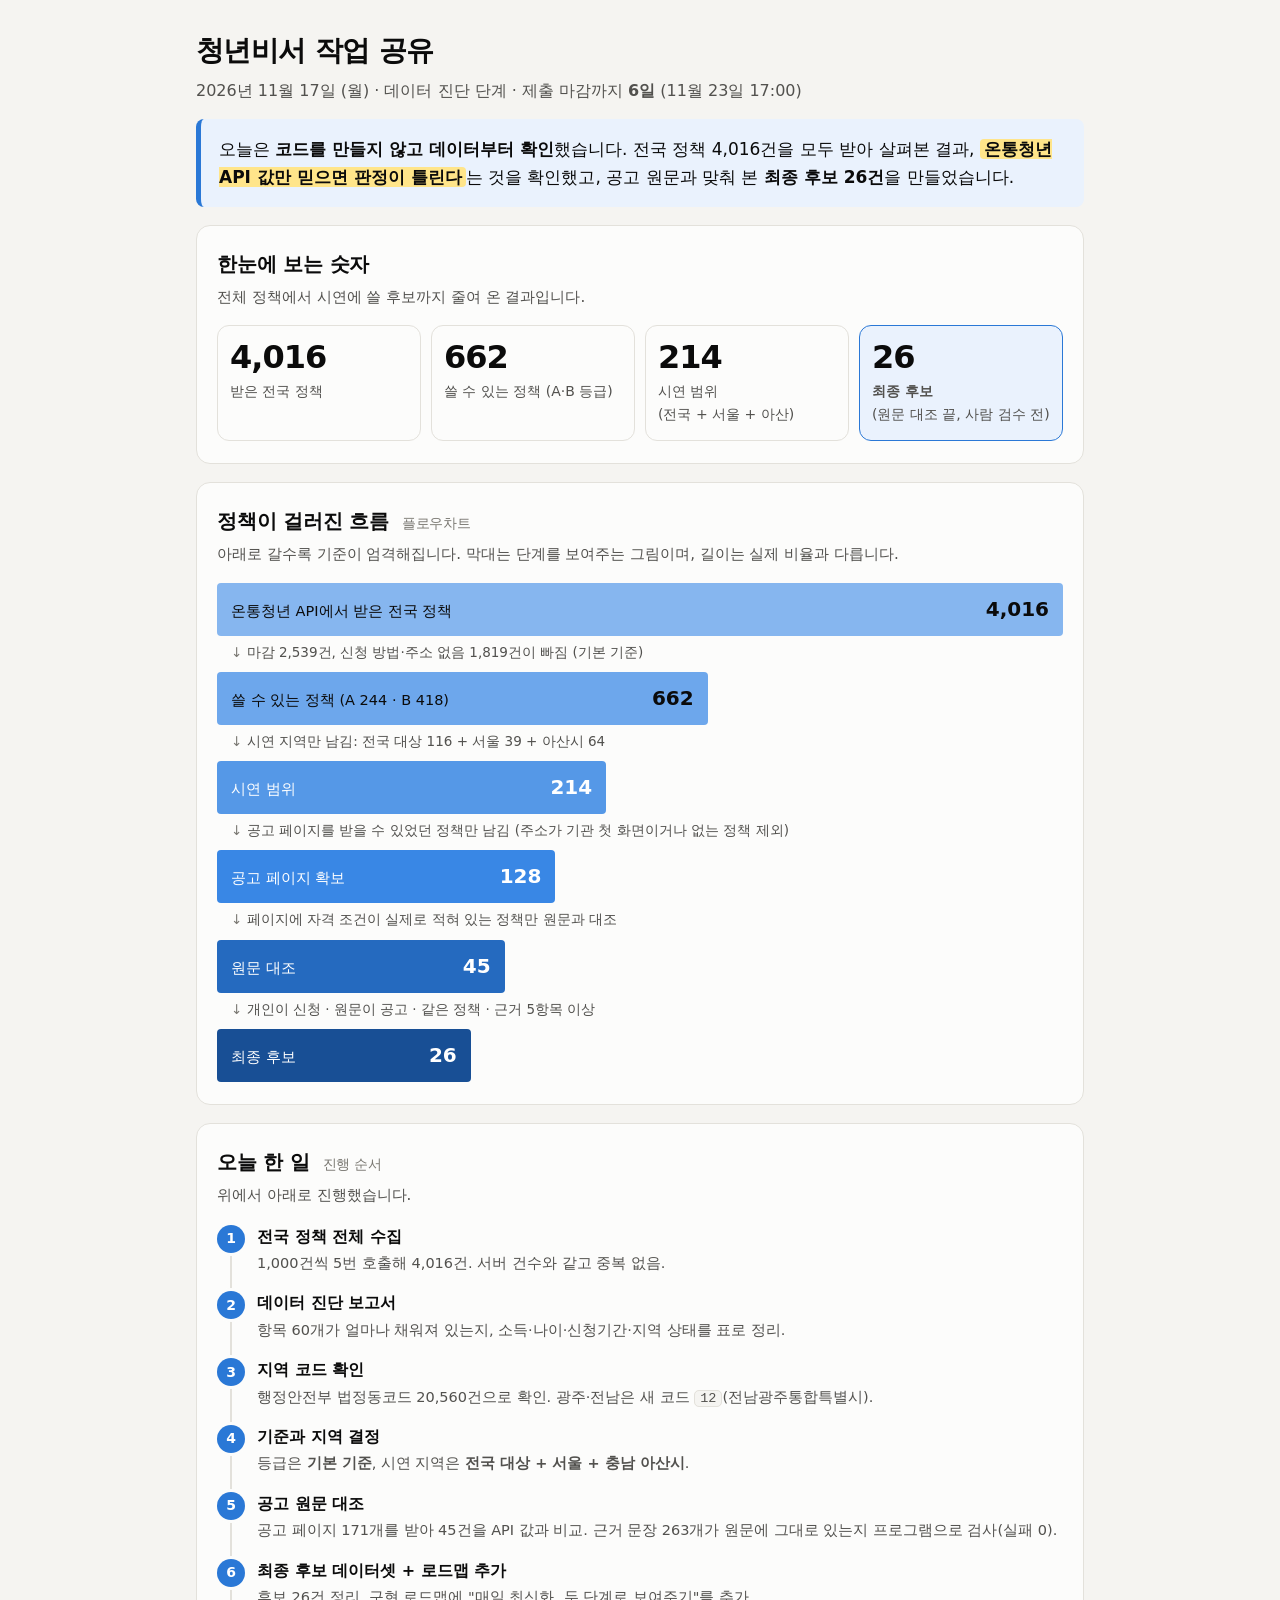
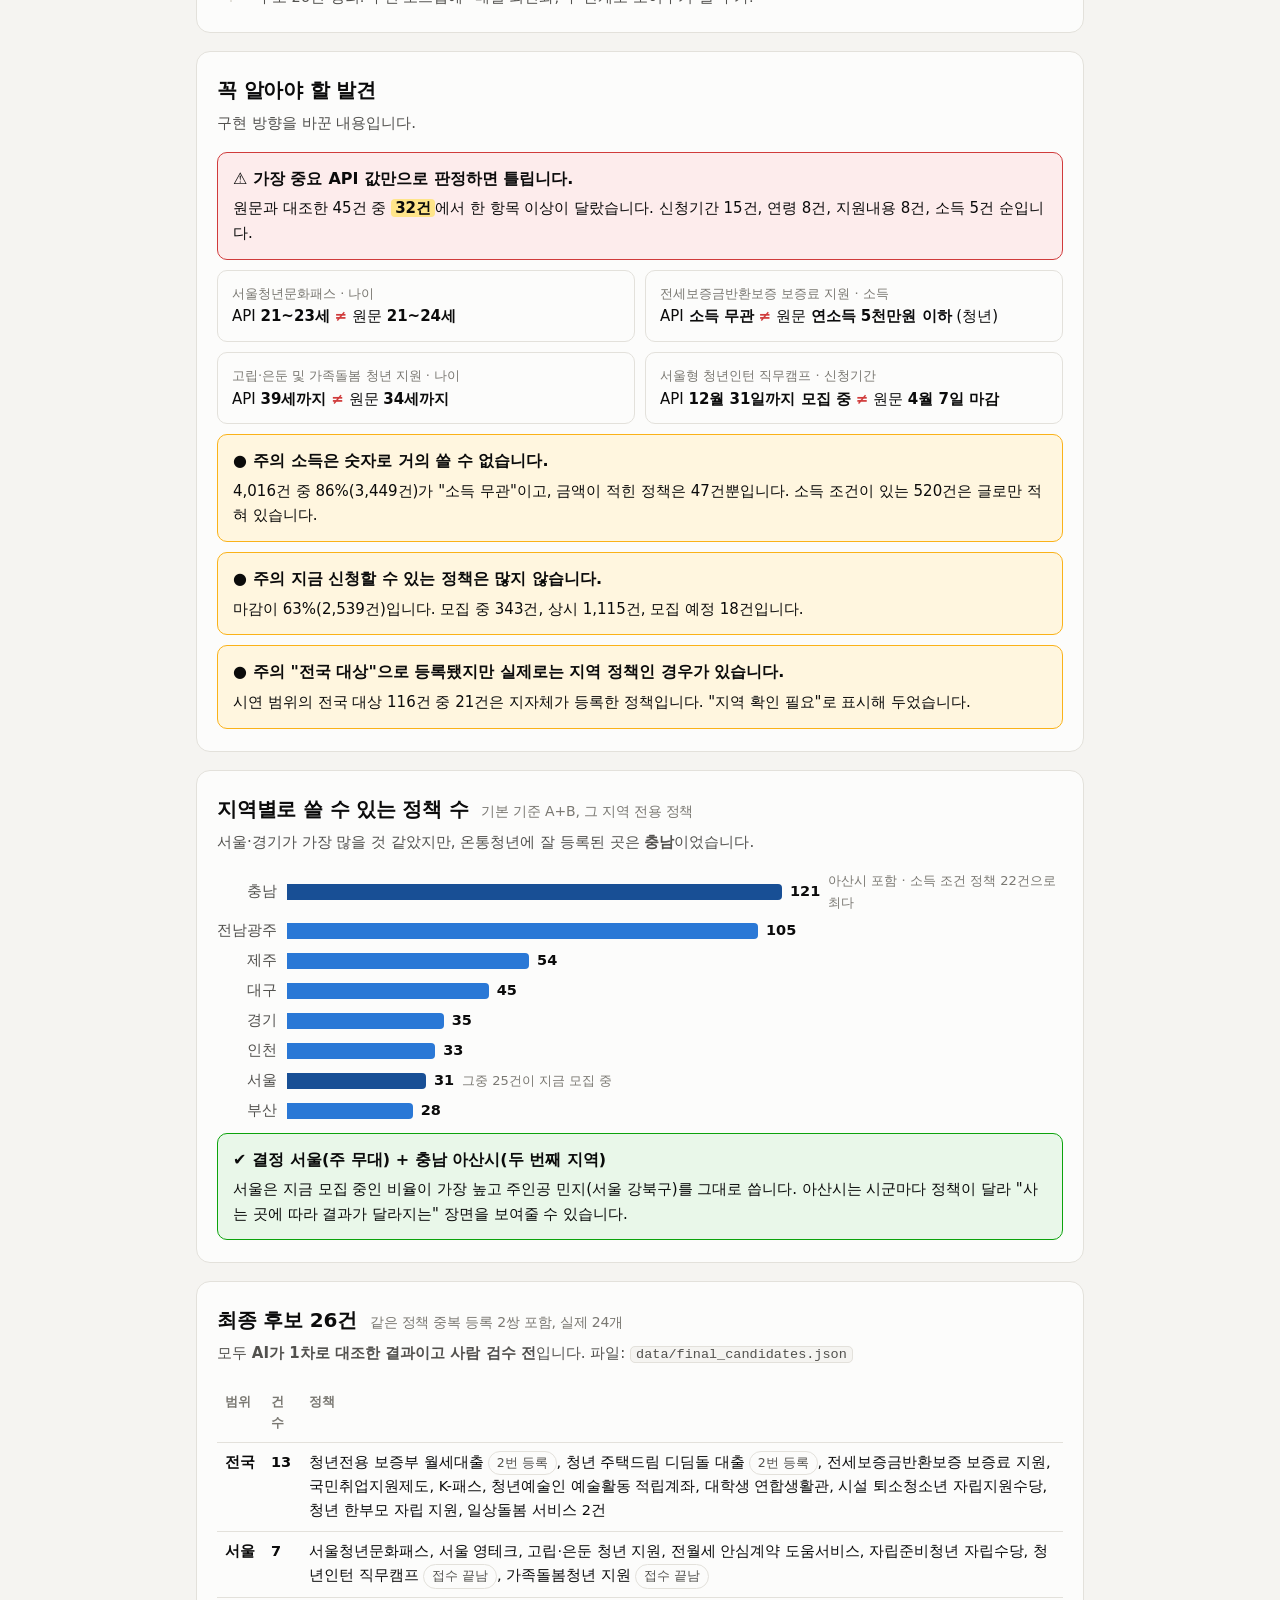
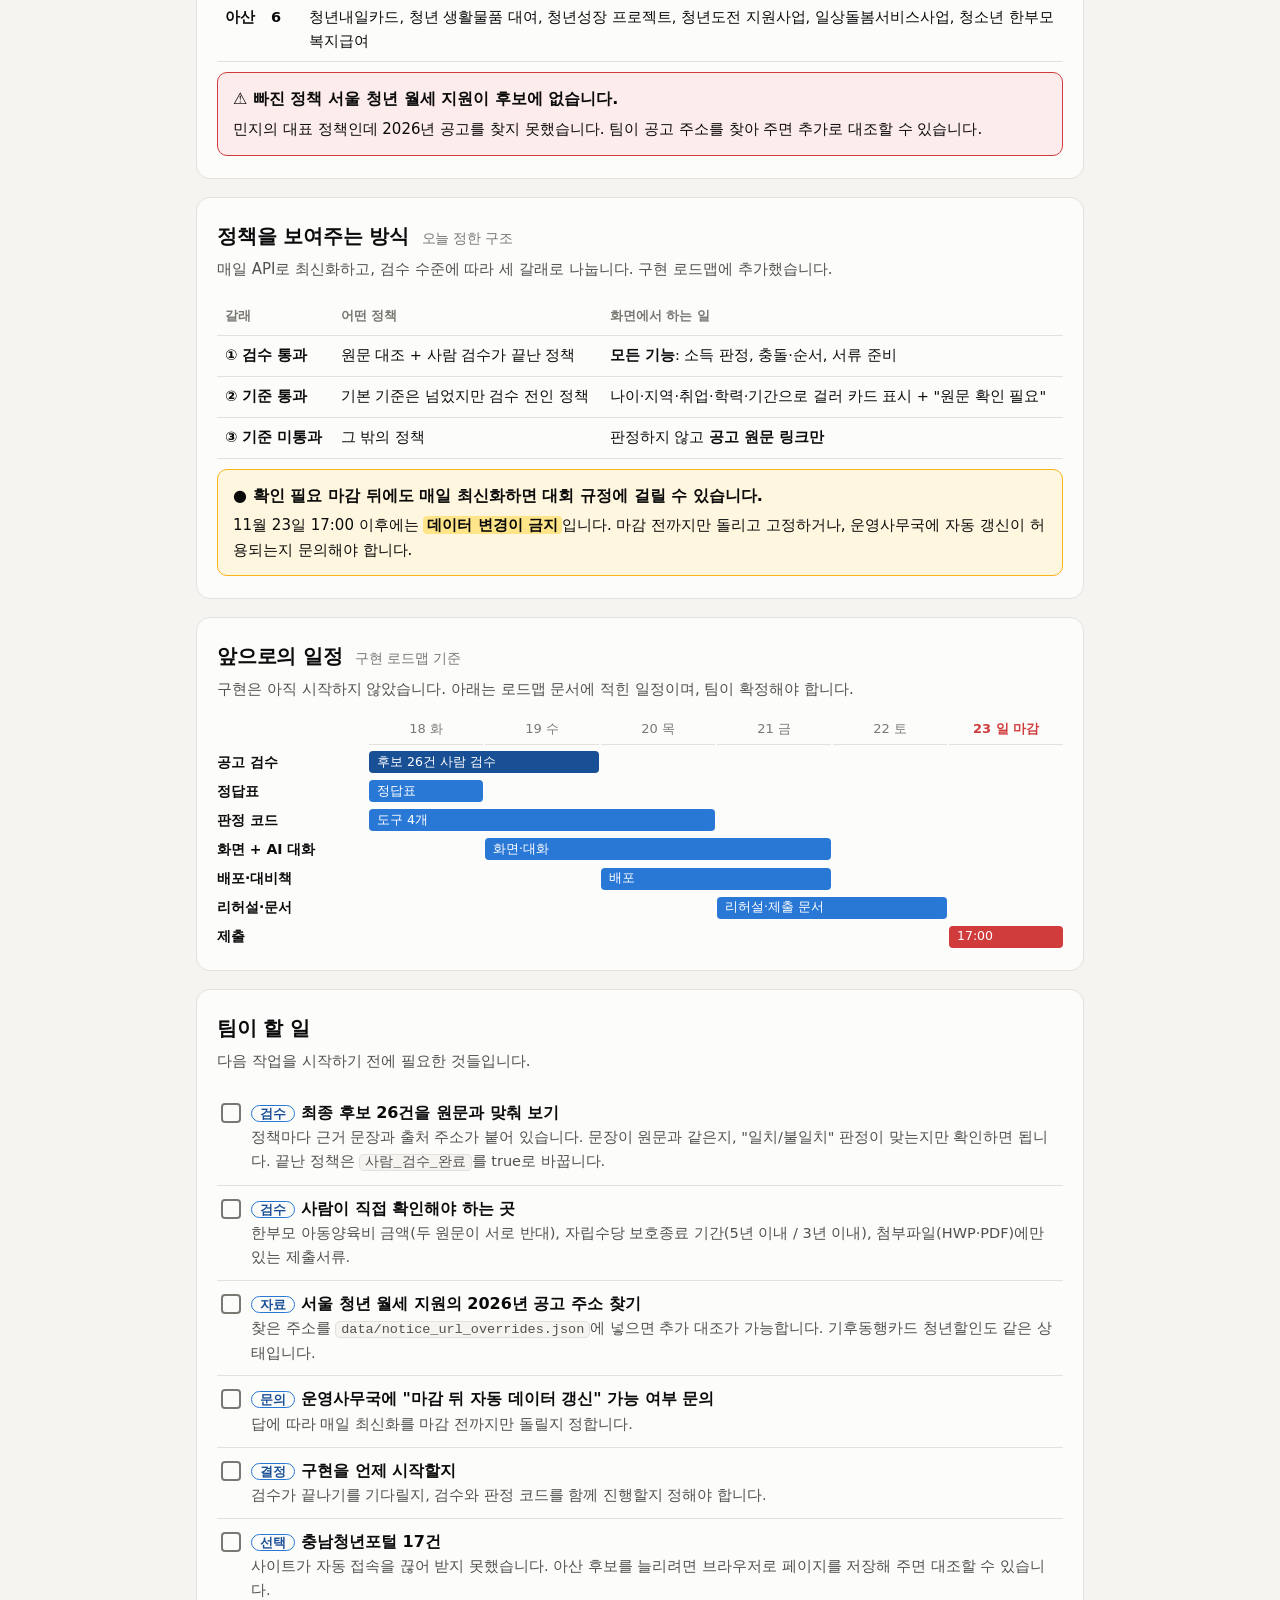
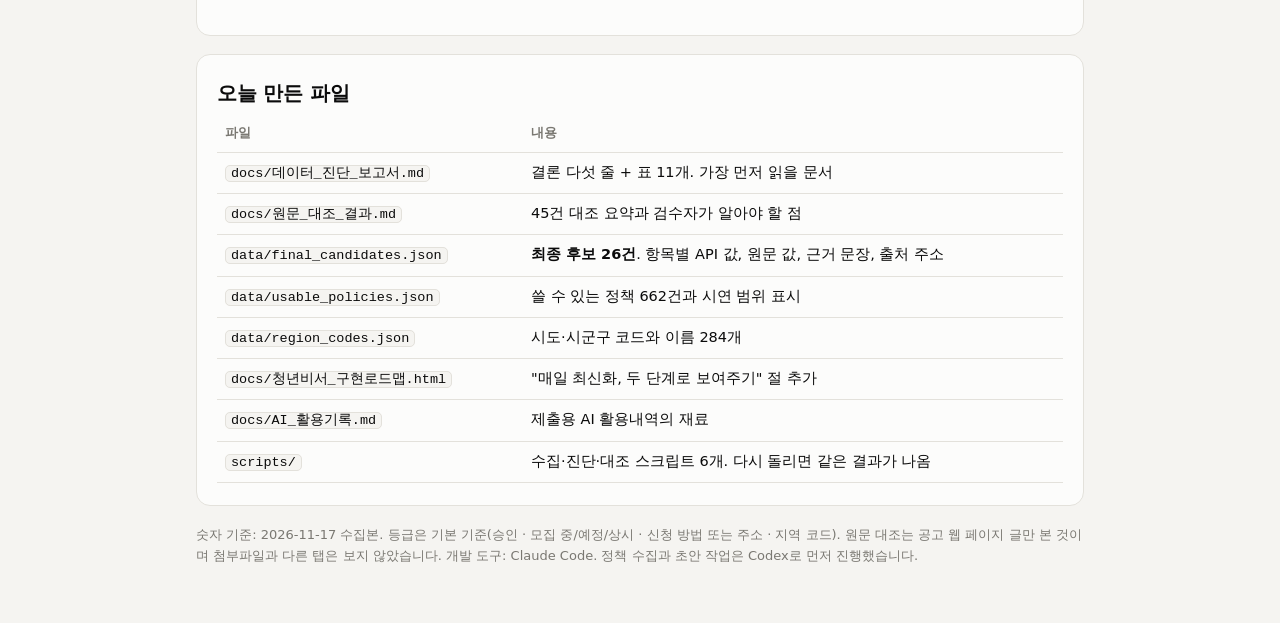
<file: HANDOFF_2026-11-17/팀원_작업공유_2026-11-17.html>
<!doctype html>
<html lang="ko">
<head>
<meta charset="utf-8">
<meta name="viewport" content="width=device-width, initial-scale=1">
<title>청년비서 작업 공유 · 2026-11-17</title>
<style>
  :root {
    --bg: #f5f4f1; --surface: #fcfcfb; --line: #e3e1db;
    --ink: #0b0b0b; --ink2: #52514e; --ink3: #7a7872;
    --blue: #2a78d6; --blue-soft: #cde2fb; --blue-deep: #184f95;
    --f1: #86b6ef; --f2: #6da7ec; --f3: #5598e7; --f4: #3987e5; --f5: #256abf; --f6: #184f95;
    --good: #0ca30c; --warn: #fab219; --crit: #d03b3b;
    --warn-bg: #fff6df; --crit-bg: #fdecec; --good-bg: #e9f7e9; --key-bg: #eaf2fd;
  }
  @media (prefers-color-scheme: dark) {
    :root {
      --bg: #121211; --surface: #1a1a19; --line: #33332f;
      --ink: #f0efec; --ink2: #c3c2b7; --ink3: #8f8e86;
      --blue: #3987e5; --blue-soft: #1c3557; --blue-deep: #86b6ef;
      --f1: #184f95; --f2: #1c5cab; --f3: #256abf; --f4: #2a78d6; --f5: #3987e5; --f6: #5598e7;
      --warn-bg: #3a2f10; --crit-bg: #3b1818; --good-bg: #143214; --key-bg: #17263b;
    }
  }
  * { box-sizing: border-box; }
  body { margin: 0; background: var(--bg); color: var(--ink); font: 16px/1.65 "Pretendard", "Malgun Gothic", "Apple SD Gothic Neo", system-ui, sans-serif; }
  main { max-width: 920px; margin: 0 auto; padding: 28px 16px 60px; }
  header h1 { font-size: 28px; margin: 0 0 4px; letter-spacing: -0.02em; }
  header p { margin: 0; color: var(--ink2); }
  .lead { margin-top: 14px; padding: 16px 18px; background: var(--key-bg); border-left: 5px solid var(--blue); border-radius: 8px; font-size: 17px; }
  section { background: var(--surface); border: 1px solid var(--line); border-radius: 14px; padding: 22px 20px; margin-top: 18px; }
  h2 { font-size: 20px; margin: 0 0 4px; letter-spacing: -0.01em; }
  h2 small { font-weight: 500; color: var(--ink3); font-size: 14px; margin-left: 6px; }
  .sub { color: var(--ink2); margin: 0 0 16px; font-size: 15px; }
  mark { background: #ffe58a; color: #0b0b0b; padding: 0 4px; border-radius: 4px; font-weight: 700; }
  b { font-weight: 700; }

  .tiles { display: grid; grid-template-columns: repeat(4, 1fr); gap: 10px; }
  .tile { border: 1px solid var(--line); border-radius: 12px; padding: 14px 12px; }
  .tile .num { font-size: 32px; font-weight: 800; letter-spacing: -0.03em; line-height: 1.1; }
  .tile .lab { color: var(--ink2); font-size: 14px; margin-top: 4px; }
  .tile.key { border-color: var(--blue); background: var(--key-bg); }

  .funnel { display: grid; gap: 2px; }
  .frow { display: grid; grid-template-columns: 1fr; }
  .fbar { border-radius: 4px; padding: 10px 14px; color: #fff; min-width: 250px; display: flex; justify-content: space-between; gap: 12px; align-items: baseline; }
  .fbar .n { font-size: 20px; font-weight: 800; white-space: nowrap; }
  .fbar .t { font-size: 14.5px; }
  .fwhy { color: var(--ink2); font-size: 13.5px; padding: 3px 0 7px 14px; }
  .fwhy::before { content: "↓ "; color: var(--ink3); }

  .steps { list-style: none; margin: 0; padding: 0; position: relative; }
  .steps::before { content: ""; position: absolute; left: 13px; top: 8px; bottom: 8px; width: 2px; background: var(--line); }
  .steps li { position: relative; padding: 0 0 14px 40px; }
  .steps li:last-child { padding-bottom: 0; }
  .steps .dot { position: absolute; left: 0; top: 1px; width: 28px; height: 28px; border-radius: 50%; background: var(--blue); color: #fff; font-weight: 700; font-size: 14px; display: grid; place-items: center; box-shadow: 0 0 0 3px var(--surface); }
  .steps .ttl { font-weight: 700; }
  .steps .res { color: var(--ink2); font-size: 14.5px; }

  .call { border-radius: 10px; padding: 13px 15px; margin-top: 10px; border: 1px solid transparent; }
  .call .tag { font-weight: 800; margin-right: 6px; }
  .call.crit { background: var(--crit-bg); border-color: var(--crit); }
  .call.warn { background: var(--warn-bg); border-color: var(--warn); }
  .call.good { background: var(--good-bg); border-color: var(--good); }
  .call p { margin: 4px 0 0; font-size: 15px; }

  .bars { display: grid; grid-template-columns: max-content 1fr; gap: 6px 10px; align-items: center; font-size: 14.5px; }
  .bars .name { color: var(--ink2); text-align: right; }
  .bars .track { display: flex; align-items: center; gap: 8px; }
  .bars .bar { height: 16px; background: var(--blue); border-radius: 0 4px 4px 0; }
  .bars .bar.hl { background: var(--blue-deep); }
  .bars .v { font-weight: 700; font-variant-numeric: tabular-nums; }
  .bars .note { color: var(--ink3); font-size: 13px; }
  .cmp { display: grid; grid-template-columns: 1fr 1fr; gap: 10px; }
  .cmp > div { border: 1px solid var(--line); border-radius: 10px; padding: 12px 14px; }
  .cmp .k { color: var(--ink3); font-size: 13px; }
  .cmp .a { font-size: 15px; }
  .cmp .x { color: var(--crit); font-weight: 800; }

  table { width: 100%; border-collapse: collapse; font-size: 14.5px; }
  th, td { text-align: left; padding: 8px 8px; border-bottom: 1px solid var(--line); vertical-align: top; }
  th { color: var(--ink3); font-weight: 600; font-size: 13px; }
  td.c { white-space: nowrap; font-weight: 700; }
  .pill { display: inline-block; font-size: 12.5px; padding: 1px 8px; border-radius: 999px; border: 1px solid var(--line); color: var(--ink2); margin-left: 4px; white-space: nowrap; }

  .gantt { display: grid; grid-template-columns: 150px repeat(6, 1fr); gap: 6px 2px; align-items: center; font-size: 14px; }
  .gantt .hd { color: var(--ink3); font-size: 13px; text-align: center; padding-bottom: 4px; border-bottom: 1px solid var(--line); }
  .gantt .hd.dl { color: var(--crit); font-weight: 800; }
  .gantt .rn { color: var(--ink); font-weight: 600; }
  .gantt .gb { height: 22px; border-radius: 4px; background: var(--blue); color: #fff; font-size: 12.5px; display: flex; align-items: center; padding: 0 8px; white-space: nowrap; overflow: hidden; }
  .gantt .gb.now { background: var(--blue-deep); }
  .gantt .gb.end { background: var(--crit); }

  .todo { list-style: none; padding: 0; margin: 0; }
  .todo li { padding: 10px 0 10px 34px; border-bottom: 1px solid var(--line); position: relative; }
  .todo li:last-child { border-bottom: 0; }
  .todo li::before { content: ""; position: absolute; left: 4px; top: 13px; width: 16px; height: 16px; border: 2px solid var(--ink3); border-radius: 4px; }
  .todo .who { font-size: 12.5px; font-weight: 700; color: var(--blue-deep); border: 1px solid var(--blue); border-radius: 999px; padding: 0 8px; margin-right: 6px; white-space: nowrap; }
  .todo .d { color: var(--ink2); font-size: 14.5px; display: block; }
  code { background: var(--bg); border: 1px solid var(--line); border-radius: 5px; padding: 0 5px; font-size: 13.5px; }
  footer { color: var(--ink3); font-size: 13px; margin-top: 18px; }
  .scroll { overflow-x: auto; }
  @media (max-width: 640px) {
    .tiles { grid-template-columns: repeat(2, 1fr); }
    .cmp { grid-template-columns: 1fr; }
    .gantt { grid-template-columns: 96px repeat(6, minmax(44px, 1fr)); font-size: 12.5px; }
    header h1 { font-size: 23px; }
  }
</style>
</head>
<body>
<main>

<header>
  <h1>청년비서 작업 공유</h1>
  <p>2026년 11월 17일 (월) · 데이터 진단 단계 · 제출 마감까지 <b>6일</b> (11월 23일 17:00)</p>
  <div class="lead">
    오늘은 <b>코드를 만들지 않고 데이터부터 확인</b>했습니다. 전국 정책 4,016건을 모두 받아 살펴본 결과,
    <mark>온통청년 API 값만 믿으면 판정이 틀린다</mark>는 것을 확인했고, 공고 원문과 맞춰 본 <b>최종 후보 26건</b>을 만들었습니다.
  </div>
</header>

<section>
  <h2>한눈에 보는 숫자</h2>
  <p class="sub">전체 정책에서 시연에 쓸 후보까지 줄여 온 결과입니다.</p>
  <div class="tiles">
    <div class="tile"><div class="num">4,016</div><div class="lab">받은 전국 정책</div></div>
    <div class="tile"><div class="num">662</div><div class="lab">쓸 수 있는 정책 (A·B 등급)</div></div>
    <div class="tile"><div class="num">214</div><div class="lab">시연 범위<br>(전국 + 서울 + 아산)</div></div>
    <div class="tile key"><div class="num">26</div><div class="lab"><b>최종 후보</b><br>(원문 대조 끝, 사람 검수 전)</div></div>
  </div>
</section>

<section>
  <h2>정책이 걸러진 흐름 <small>플로우차트</small></h2>
  <p class="sub">아래로 갈수록 기준이 엄격해집니다. 막대는 단계를 보여주는 그림이며, 길이는 실제 비율과 다릅니다.</p>
  <div class="funnel">
    <div class="frow"><div class="fbar" style="width:100%;background:var(--f1);color:#0b0b0b" title="4,016건"><span class="t">온통청년 API에서 받은 전국 정책</span><span class="n">4,016</span></div></div>
    <div class="fwhy">마감 2,539건, 신청 방법·주소 없음 1,819건이 빠짐 (기본 기준)</div>
    <div class="frow"><div class="fbar" style="width:58%;background:var(--f2);color:#0b0b0b" title="662건"><span class="t">쓸 수 있는 정책 (A 244 · B 418)</span><span class="n">662</span></div></div>
    <div class="fwhy">시연 지역만 남김: 전국 대상 116 + 서울 39 + 아산시 64</div>
    <div class="frow"><div class="fbar" style="width:46%;background:var(--f3)" title="214건"><span class="t">시연 범위</span><span class="n">214</span></div></div>
    <div class="fwhy">공고 페이지를 받을 수 있었던 정책만 남김 (주소가 기관 첫 화면이거나 없는 정책 제외)</div>
    <div class="frow"><div class="fbar" style="width:40%;background:var(--f4)" title="128건"><span class="t">공고 페이지 확보</span><span class="n">128</span></div></div>
    <div class="fwhy">페이지에 자격 조건이 실제로 적혀 있는 정책만 원문과 대조</div>
    <div class="frow"><div class="fbar" style="width:34%;background:var(--f5)" title="45건"><span class="t">원문 대조</span><span class="n">45</span></div></div>
    <div class="fwhy">개인이 신청 · 원문이 공고 · 같은 정책 · 근거 5항목 이상</div>
    <div class="frow"><div class="fbar" style="width:30%;background:var(--f6)" title="26건"><span class="t">최종 후보</span><span class="n">26</span></div></div>
  </div>
</section>

<section>
  <h2>오늘 한 일 <small>진행 순서</small></h2>
  <p class="sub">위에서 아래로 진행했습니다.</p>
  <ol class="steps">
    <li><span class="dot">1</span><span class="ttl">전국 정책 전체 수집</span><br><span class="res">1,000건씩 5번 호출해 4,016건. 서버 건수와 같고 중복 없음.</span></li>
    <li><span class="dot">2</span><span class="ttl">데이터 진단 보고서</span><br><span class="res">항목 60개가 얼마나 채워져 있는지, 소득·나이·신청기간·지역 상태를 표로 정리.</span></li>
    <li><span class="dot">3</span><span class="ttl">지역 코드 확인</span><br><span class="res">행정안전부 법정동코드 20,560건으로 확인. 광주·전남은 새 코드 <code>12</code>(전남광주통합특별시).</span></li>
    <li><span class="dot">4</span><span class="ttl">기준과 지역 결정</span><br><span class="res">등급은 <b>기본 기준</b>, 시연 지역은 <b>전국 대상 + 서울 + 충남 아산시</b>.</span></li>
    <li><span class="dot">5</span><span class="ttl">공고 원문 대조</span><br><span class="res">공고 페이지 171개를 받아 45건을 API 값과 비교. 근거 문장 263개가 원문에 그대로 있는지 프로그램으로 검사(실패 0).</span></li>
    <li><span class="dot">6</span><span class="ttl">최종 후보 데이터셋 + 로드맵 추가</span><br><span class="res">후보 26건 정리. 구현 로드맵에 "매일 최신화, 두 단계로 보여주기"를 추가.</span></li>
  </ol>
</section>

<section>
  <h2>꼭 알아야 할 발견</h2>
  <p class="sub">구현 방향을 바꾼 내용입니다.</p>

  <div class="call crit">
    <span class="tag">⚠ 가장 중요</span><b>API 값만으로 판정하면 틀립니다.</b>
    <p>원문과 대조한 45건 중 <mark>32건</mark>에서 한 항목 이상이 달랐습니다. 신청기간 15건, 연령 8건, 지원내용 8건, 소득 5건 순입니다.</p>
  </div>

  <div class="cmp" style="margin-top:10px">
    <div><div class="k">서울청년문화패스 · 나이</div><div class="a">API <b>21~23세</b> <span class="x">≠</span> 원문 <b>21~24세</b></div></div>
    <div><div class="k">전세보증금반환보증 보증료 지원 · 소득</div><div class="a">API <b>소득 무관</b> <span class="x">≠</span> 원문 <b>연소득 5천만원 이하</b> (청년)</div></div>
    <div><div class="k">고립·은둔 및 가족돌봄 청년 지원 · 나이</div><div class="a">API <b>39세까지</b> <span class="x">≠</span> 원문 <b>34세까지</b></div></div>
    <div><div class="k">서울형 청년인턴 직무캠프 · 신청기간</div><div class="a">API <b>12월 31일까지 모집 중</b> <span class="x">≠</span> 원문 <b>4월 7일 마감</b></div></div>
  </div>

  <div class="call warn">
    <span class="tag">● 주의</span><b>소득은 숫자로 거의 쓸 수 없습니다.</b>
    <p>4,016건 중 86%(3,449건)가 "소득 무관"이고, 금액이 적힌 정책은 47건뿐입니다. 소득 조건이 있는 520건은 글로만 적혀 있습니다.</p>
  </div>
  <div class="call warn">
    <span class="tag">● 주의</span><b>지금 신청할 수 있는 정책은 많지 않습니다.</b>
    <p>마감이 63%(2,539건)입니다. 모집 중 343건, 상시 1,115건, 모집 예정 18건입니다.</p>
  </div>
  <div class="call warn">
    <span class="tag">● 주의</span><b>"전국 대상"으로 등록됐지만 실제로는 지역 정책인 경우가 있습니다.</b>
    <p>시연 범위의 전국 대상 116건 중 21건은 지자체가 등록한 정책입니다. "지역 확인 필요"로 표시해 두었습니다.</p>
  </div>
</section>

<section>
  <h2>지역별로 쓸 수 있는 정책 수 <small>기본 기준 A+B, 그 지역 전용 정책</small></h2>
  <p class="sub">서울·경기가 가장 많을 것 같았지만, 온통청년에 잘 등록된 곳은 <b>충남</b>이었습니다.</p>
  <div class="bars">
    <div class="name">충남</div><div class="track"><div class="bar hl" style="width:70%" title="충남 121건"></div><span class="v">121</span><span class="note">아산시 포함 · 소득 조건 정책 22건으로 최다</span></div>
    <div class="name">전남광주</div><div class="track"><div class="bar" style="width:60.7%" title="전남광주 105건"></div><span class="v">105</span></div>
    <div class="name">제주</div><div class="track"><div class="bar" style="width:31.2%" title="제주 54건"></div><span class="v">54</span></div>
    <div class="name">대구</div><div class="track"><div class="bar" style="width:26%" title="대구 45건"></div><span class="v">45</span></div>
    <div class="name">경기</div><div class="track"><div class="bar" style="width:20.2%" title="경기 35건"></div><span class="v">35</span></div>
    <div class="name">인천</div><div class="track"><div class="bar" style="width:19.1%" title="인천 33건"></div><span class="v">33</span></div>
    <div class="name">서울</div><div class="track"><div class="bar hl" style="width:17.9%" title="서울 31건"></div><span class="v">31</span><span class="note">그중 25건이 지금 모집 중</span></div>
    <div class="name">부산</div><div class="track"><div class="bar" style="width:16.2%" title="부산 28건"></div><span class="v">28</span></div>
  </div>
  <div class="call good">
    <span class="tag">✔ 결정</span><b>서울(주 무대) + 충남 아산시(두 번째 지역)</b>
    <p>서울은 지금 모집 중인 비율이 가장 높고 주인공 민지(서울 강북구)를 그대로 씁니다. 아산시는 시군마다 정책이 달라 "사는 곳에 따라 결과가 달라지는" 장면을 보여줄 수 있습니다.</p>
  </div>
</section>

<section>
  <h2>최종 후보 26건 <small>같은 정책 중복 등록 2쌍 포함, 실제 24개</small></h2>
  <p class="sub">모두 <b>AI가 1차로 대조한 결과이고 사람 검수 전</b>입니다. 파일: <code>data/final_candidates.json</code></p>
  <div class="scroll">
  <table>
    <tr><th>범위</th><th>건수</th><th>정책</th></tr>
    <tr><td class="c">전국</td><td class="c">13</td><td>청년전용 보증부 월세대출<span class="pill">2번 등록</span>, 청년 주택드림 디딤돌 대출<span class="pill">2번 등록</span>, 전세보증금반환보증 보증료 지원, 국민취업지원제도, K-패스, 청년예술인 예술활동 적립계좌, 대학생 연합생활관, 시설 퇴소청소년 자립지원수당, 청년 한부모 자립 지원, 일상돌봄 서비스 2건</td></tr>
    <tr><td class="c">서울</td><td class="c">7</td><td>서울청년문화패스, 서울 영테크, 고립·은둔 청년 지원, 전월세 안심계약 도움서비스, 자립준비청년 자립수당, 청년인턴 직무캠프<span class="pill">접수 끝남</span>, 가족돌봄청년 지원<span class="pill">접수 끝남</span></td></tr>
    <tr><td class="c">아산</td><td class="c">6</td><td>청년내일카드, 청년 생활물품 대여, 청년성장 프로젝트, 청년도전 지원사업, 일상돌봄서비스사업, 청소년 한부모 복지급여</td></tr>
  </table>
  </div>
  <div class="call crit">
    <span class="tag">⚠ 빠진 정책</span><b>서울 청년 월세 지원이 후보에 없습니다.</b>
    <p>민지의 대표 정책인데 2026년 공고를 찾지 못했습니다. 팀이 공고 주소를 찾아 주면 추가로 대조할 수 있습니다.</p>
  </div>
</section>

<section>
  <h2>정책을 보여주는 방식 <small>오늘 정한 구조</small></h2>
  <p class="sub">매일 API로 최신화하고, 검수 수준에 따라 세 갈래로 나눕니다. 구현 로드맵에 추가했습니다.</p>
  <div class="scroll">
  <table>
    <tr><th>갈래</th><th>어떤 정책</th><th>화면에서 하는 일</th></tr>
    <tr><td class="c">① 검수 통과</td><td>원문 대조 + 사람 검수가 끝난 정책</td><td><b>모든 기능</b>: 소득 판정, 충돌·순서, 서류 준비</td></tr>
    <tr><td class="c">② 기준 통과</td><td>기본 기준은 넘었지만 검수 전인 정책</td><td>나이·지역·취업·학력·기간으로 걸러 카드 표시 + "원문 확인 필요"</td></tr>
    <tr><td class="c">③ 기준 미통과</td><td>그 밖의 정책</td><td>판정하지 않고 <b>공고 원문 링크만</b></td></tr>
  </table>
  </div>
  <div class="call warn">
    <span class="tag">● 확인 필요</span><b>마감 뒤에도 매일 최신화하면 대회 규정에 걸릴 수 있습니다.</b>
    <p>11월 23일 17:00 이후에는 <mark>데이터 변경이 금지</mark>입니다. 마감 전까지만 돌리고 고정하거나, 운영사무국에 자동 갱신이 허용되는지 문의해야 합니다.</p>
  </div>
</section>

<section>
  <h2>앞으로의 일정 <small>구현 로드맵 기준</small></h2>
  <p class="sub">구현은 아직 시작하지 않았습니다. 아래는 로드맵 문서에 적힌 일정이며, 팀이 확정해야 합니다.</p>
  <div class="scroll">
  <div class="gantt">
    <div></div><div class="hd">18 화</div><div class="hd">19 수</div><div class="hd">20 목</div><div class="hd">21 금</div><div class="hd">22 토</div><div class="hd dl">23 일 마감</div>
    <div class="rn">공고 검수</div><div class="gb now" style="grid-column:2 / span 2">후보 26건 사람 검수</div><div></div><div></div><div></div><div></div>
    <div class="rn">정답표</div><div class="gb" style="grid-column:2 / span 1">정답표</div><div></div><div></div><div></div><div></div><div></div>
    <div class="rn">판정 코드</div><div class="gb" style="grid-column:2 / span 3">도구 4개</div><div></div><div></div><div></div>
    <div class="rn">화면 + AI 대화</div><div></div><div class="gb" style="grid-column:3 / span 3">화면·대화</div><div></div><div></div>
    <div class="rn">배포·대비책</div><div></div><div></div><div class="gb" style="grid-column:4 / span 2">배포</div><div></div><div></div>
    <div class="rn">리허설·문서</div><div></div><div></div><div></div><div class="gb" style="grid-column:5 / span 2">리허설·제출 문서</div><div></div>
    <div class="rn">제출</div><div></div><div></div><div></div><div></div><div></div><div class="gb end" style="grid-column:7 / span 1">17:00</div>
  </div>
  </div>
</section>

<section>
  <h2>팀이 할 일</h2>
  <p class="sub">다음 작업을 시작하기 전에 필요한 것들입니다.</p>
  <ul class="todo">
    <li><span class="who">검수</span><b>최종 후보 26건을 원문과 맞춰 보기</b><span class="d">정책마다 근거 문장과 출처 주소가 붙어 있습니다. 문장이 원문과 같은지, "일치/불일치" 판정이 맞는지만 확인하면 됩니다. 끝난 정책은 <code>사람_검수_완료</code>를 true로 바꿉니다.</span></li>
    <li><span class="who">검수</span><b>사람이 직접 확인해야 하는 곳</b><span class="d">한부모 아동양육비 금액(두 원문이 서로 반대), 자립수당 보호종료 기간(5년 이내 / 3년 이내), 첨부파일(HWP·PDF)에만 있는 제출서류.</span></li>
    <li><span class="who">자료</span><b>서울 청년 월세 지원의 2026년 공고 주소 찾기</b><span class="d">찾은 주소를 <code>data/notice_url_overrides.json</code>에 넣으면 추가 대조가 가능합니다. 기후동행카드 청년할인도 같은 상태입니다.</span></li>
    <li><span class="who">문의</span><b>운영사무국에 "마감 뒤 자동 데이터 갱신" 가능 여부 문의</b><span class="d">답에 따라 매일 최신화를 마감 전까지만 돌릴지 정합니다.</span></li>
    <li><span class="who">결정</span><b>구현을 언제 시작할지</b><span class="d">검수가 끝나기를 기다릴지, 검수와 판정 코드를 함께 진행할지 정해야 합니다.</span></li>
    <li><span class="who">선택</span><b>충남청년포털 17건</b><span class="d">사이트가 자동 접속을 끊어 받지 못했습니다. 아산 후보를 늘리려면 브라우저로 페이지를 저장해 주면 대조할 수 있습니다.</span></li>
  </ul>
</section>

<section>
  <h2>오늘 만든 파일</h2>
  <div class="scroll">
  <table>
    <tr><th>파일</th><th>내용</th></tr>
    <tr><td><code>docs/데이터_진단_보고서.md</code></td><td>결론 다섯 줄 + 표 11개. 가장 먼저 읽을 문서</td></tr>
    <tr><td><code>docs/원문_대조_결과.md</code></td><td>45건 대조 요약과 검수자가 알아야 할 점</td></tr>
    <tr><td><code>data/final_candidates.json</code></td><td><b>최종 후보 26건</b>. 항목별 API 값, 원문 값, 근거 문장, 출처 주소</td></tr>
    <tr><td><code>data/usable_policies.json</code></td><td>쓸 수 있는 정책 662건과 시연 범위 표시</td></tr>
    <tr><td><code>data/region_codes.json</code></td><td>시도·시군구 코드와 이름 284개</td></tr>
    <tr><td><code>docs/청년비서_구현로드맵.html</code></td><td>"매일 최신화, 두 단계로 보여주기" 절 추가</td></tr>
    <tr><td><code>docs/AI_활용기록.md</code></td><td>제출용 AI 활용내역의 재료</td></tr>
    <tr><td><code>scripts/</code></td><td>수집·진단·대조 스크립트 6개. 다시 돌리면 같은 결과가 나옴</td></tr>
  </table>
  </div>
</section>

<footer>
  숫자 기준: 2026-11-17 수집본. 등급은 기본 기준(승인 · 모집 중/예정/상시 · 신청 방법 또는 주소 · 지역 코드).
  원문 대조는 공고 웹 페이지 글만 본 것이며 첨부파일과 다른 탭은 보지 않았습니다.
  개발 도구: Claude Code. 정책 수집과 초안 작업은 Codex로 먼저 진행했습니다.
</footer>

</main>
</body>
</html>
</file>
